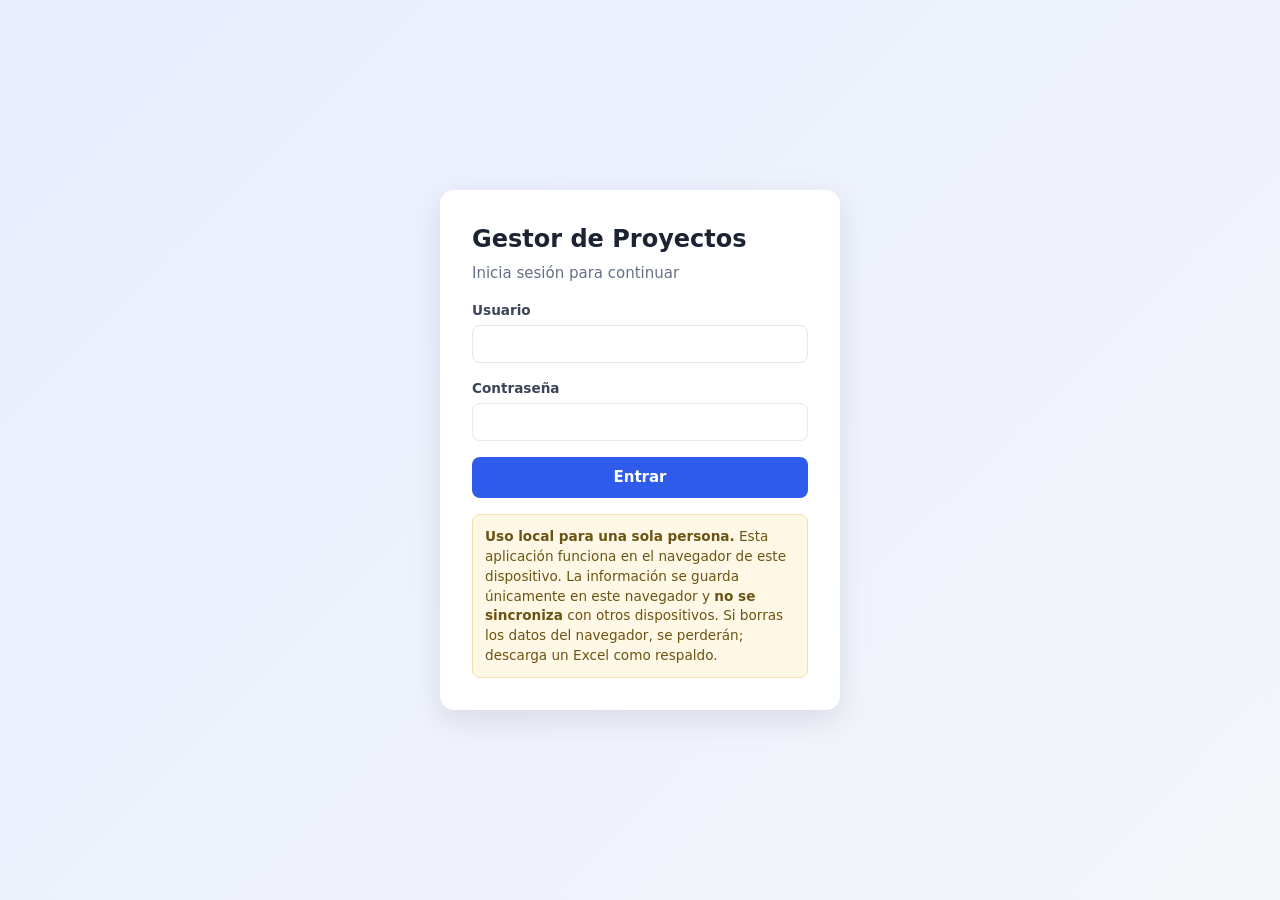
<file: gestor-proyectos/index.html>
<!DOCTYPE html>
<html lang="es">
<head>
  <meta charset="UTF-8">
  <meta name="viewport" content="width=device-width, initial-scale=1">
  <title>Gestor de Proyectos</title>
  <link rel="stylesheet" href="styles.css">
  <!-- SheetJS: única dependencia, para exportar a .xlsx -->
  <script src="https://cdn.sheetjs.com/xlsx-0.20.3/package/dist/xlsx.full.min.js" defer></script>
  <script src="app.js" defer></script>
</head>
<body>

  <!-- ===== Acceso ===== -->
  <section id="login" class="login" hidden>
    <form id="login-form" class="login-card">
      <h1>Gestor de Proyectos</h1>
      <p class="muted">Inicia sesión para continuar</p>

      <label>Usuario
        <input id="login-user" type="text" autocomplete="username" required>
      </label>
      <label>Contraseña
        <input id="login-pass" type="password" autocomplete="current-password" required>
      </label>
      <p id="login-error" class="error" hidden>Usuario o contraseña incorrectos.</p>
      <button type="submit" class="btn btn-primary btn-block">Entrar</button>

      <div class="notice">
        <strong>Uso local para una sola persona.</strong>
        Esta aplicación funciona en el navegador de este dispositivo. La información se guarda
        únicamente en este navegador y <strong>no se sincroniza</strong> con otros dispositivos.
        Si borras los datos del navegador, se perderán; descarga un Excel como respaldo.
      </div>
    </form>
  </section>

  <!-- ===== Aplicación ===== -->
  <div id="app" hidden>
    <header class="topbar">
      <div class="brand">Gestor de Proyectos</div>
      <nav class="tabs" id="tabs">
        <button data-view="resumen" class="tab active">Resumen</button>
        <button data-view="tareas" class="tab">Tareas</button>
        <button data-view="calendario" class="tab">Calendario</button>
        <button data-view="reportes" class="tab">Reportes</button>
      </nav>
      <button id="logout" class="btn btn-ghost">Cerrar sesión</button>
    </header>

    <main class="container">

      <!-- Resumen -->
      <section id="view-resumen" class="view">
        <div class="view-head">
          <h2>Resumen</h2>
          <button class="btn btn-primary" data-action="nueva">+ Nueva tarea</button>
        </div>
        <div class="stats" id="stats"></div>
        <div class="card">
          <div class="progress-label">
            <span>Avance general</span><strong id="pct-label">0%</strong>
          </div>
          <div class="progress"><div id="pct-bar"></div></div>
        </div>
        <div class="card">
          <h3>Por proyecto</h3>
          <div id="by-project"></div>
        </div>
      </section>

      <!-- Tareas -->
      <section id="view-tareas" class="view" hidden>
        <div class="view-head">
          <h2>Tareas</h2>
          <button class="btn btn-primary" data-action="nueva">+ Nueva tarea</button>
        </div>

        <div class="filters card">
          <label>Proyecto <select id="f-proyecto"></select></label>
          <label>Responsable <select id="f-responsable"></select></label>
          <label>Estado
            <select id="f-estado">
              <option value="">Todos</option>
              <option>Pendiente</option>
              <option>En proceso</option>
              <option>Completada</option>
            </select>
          </label>
          <button id="f-limpiar" class="btn btn-ghost">Limpiar filtros</button>
        </div>

        <div class="segmented">
          <button data-mode="tabla" class="seg active">Tabla</button>
          <button data-mode="kanban" class="seg">Kanban</button>
        </div>

        <div id="tabla-wrap" class="card table-wrap">
          <table class="table">
            <thead>
              <tr>
                <th>Proyecto</th><th>Tarea</th><th>Responsable</th><th>Fecha límite</th>
                <th>Prioridad</th><th>Estado</th><th></th>
              </tr>
            </thead>
            <tbody id="tabla-body"></tbody>
          </table>
          <p id="tabla-vacia" class="empty" hidden>No hay tareas con estos filtros.</p>
        </div>

        <div id="kanban" class="kanban" hidden></div>
      </section>

      <!-- Calendario -->
      <section id="view-calendario" class="view" hidden>
        <div class="view-head">
          <h2>Calendario</h2>
          <div class="cal-nav">
            <button id="cal-prev" class="btn btn-ghost" aria-label="Mes anterior">‹</button>
            <strong id="cal-title"></strong>
            <button id="cal-next" class="btn btn-ghost" aria-label="Mes siguiente">›</button>
            <button id="cal-hoy" class="btn btn-ghost">Hoy</button>
          </div>
        </div>
        <div class="card">
          <div class="cal-grid cal-weekdays">
            <div>Lun</div><div>Mar</div><div>Mié</div><div>Jue</div><div>Vie</div><div>Sáb</div><div>Dom</div>
          </div>
          <div class="cal-grid" id="cal-grid"></div>
        </div>
      </section>

      <!-- Reportes -->
      <section id="view-reportes" class="view" hidden>
        <div class="view-head">
          <h2>Reportes</h2>
        </div>
        <div class="card">
          <div class="report-controls">
            <label>Proyecto <select id="r-proyecto"></select></label>
          </div>
          <textarea id="r-texto" class="report-text" rows="16" readonly></textarea>
          <div class="actions">
            <button id="r-copiar" class="btn btn-primary">Copiar reporte</button>
            <button id="r-whatsapp" class="btn btn-whatsapp">Enviar por WhatsApp</button>
            <button id="r-correo" class="btn btn-secondary">Enviar por correo</button>
          </div>
        </div>
        <div class="card">
          <h3>Exportar datos</h3>
          <p class="muted">Descarga todas las tareas registradas (sin aplicar filtros) en un archivo Excel.</p>
          <button id="r-excel" class="btn btn-secondary">Descargar Excel (.xlsx)</button>
        </div>
      </section>
    </main>
  </div>

  <!-- ===== Formulario de tarea ===== -->
  <dialog id="modal" class="modal">
    <form id="task-form" method="dialog">
      <h3 id="modal-title">Nueva tarea</h3>
      <input type="hidden" id="t-id">
      <div class="form-grid">
        <label>Proyecto
          <input id="t-proyecto" list="lista-proyectos" required>
          <datalist id="lista-proyectos"></datalist>
        </label>
        <label>Nombre de la tarea
          <input id="t-nombre" required>
        </label>
        <label>Responsable
          <input id="t-responsable" list="lista-responsables" required>
          <datalist id="lista-responsables"></datalist>
        </label>
        <label>Fecha límite
          <input id="t-fecha" type="date" required>
        </label>
        <label>Prioridad
          <select id="t-prioridad">
            <option>Alta</option><option selected>Media</option><option>Baja</option>
          </select>
        </label>
        <label>Estado
          <select id="t-estado">
            <option>Pendiente</option><option>En proceso</option><option>Completada</option>
          </select>
        </label>
        <label class="full">Notas
          <textarea id="t-notas" rows="3"></textarea>
        </label>
      </div>
      <div class="modal-actions">
        <button type="button" id="t-eliminar" class="btn btn-danger">Eliminar</button>
        <span class="spacer"></span>
        <button type="button" id="t-cancelar" class="btn btn-ghost">Cancelar</button>
        <button type="submit" class="btn btn-primary">Guardar</button>
      </div>
    </form>
  </dialog>

  <div id="toast" class="toast" hidden></div>
</body>
</html>
</file>
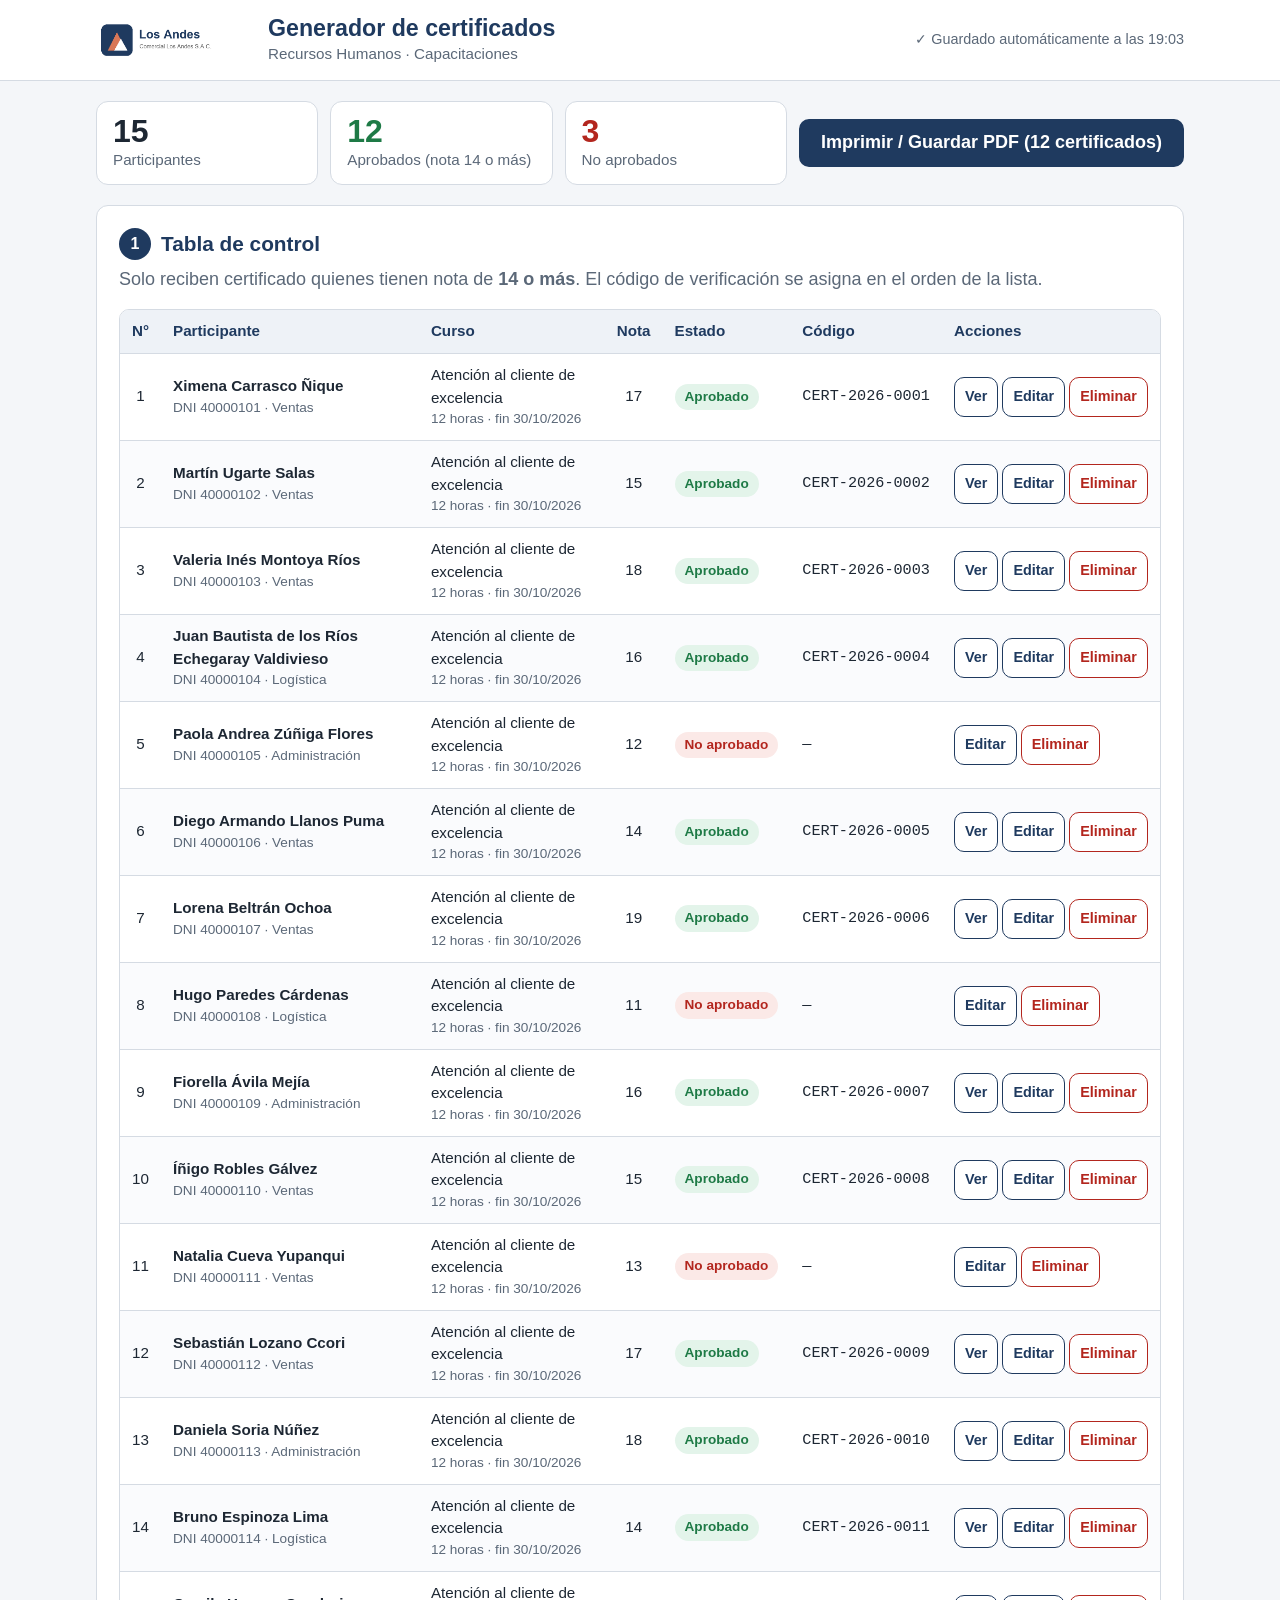
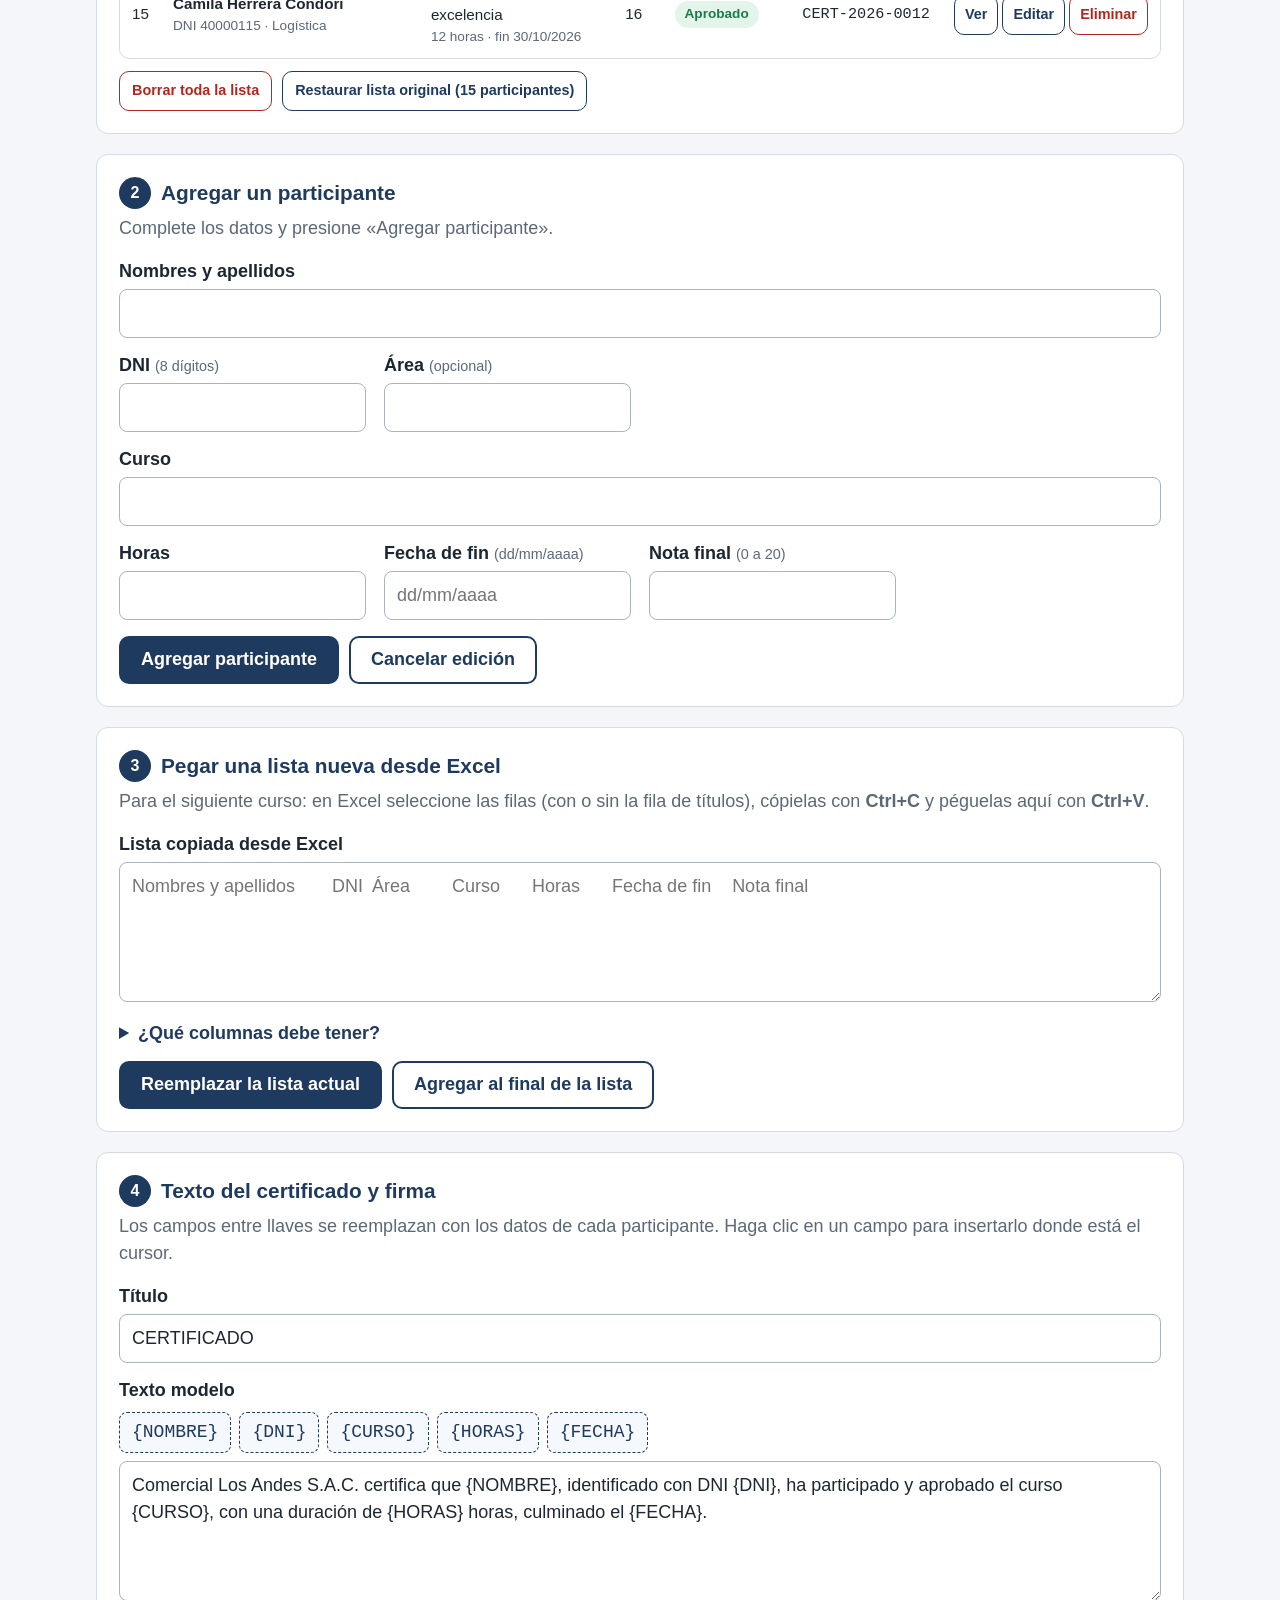
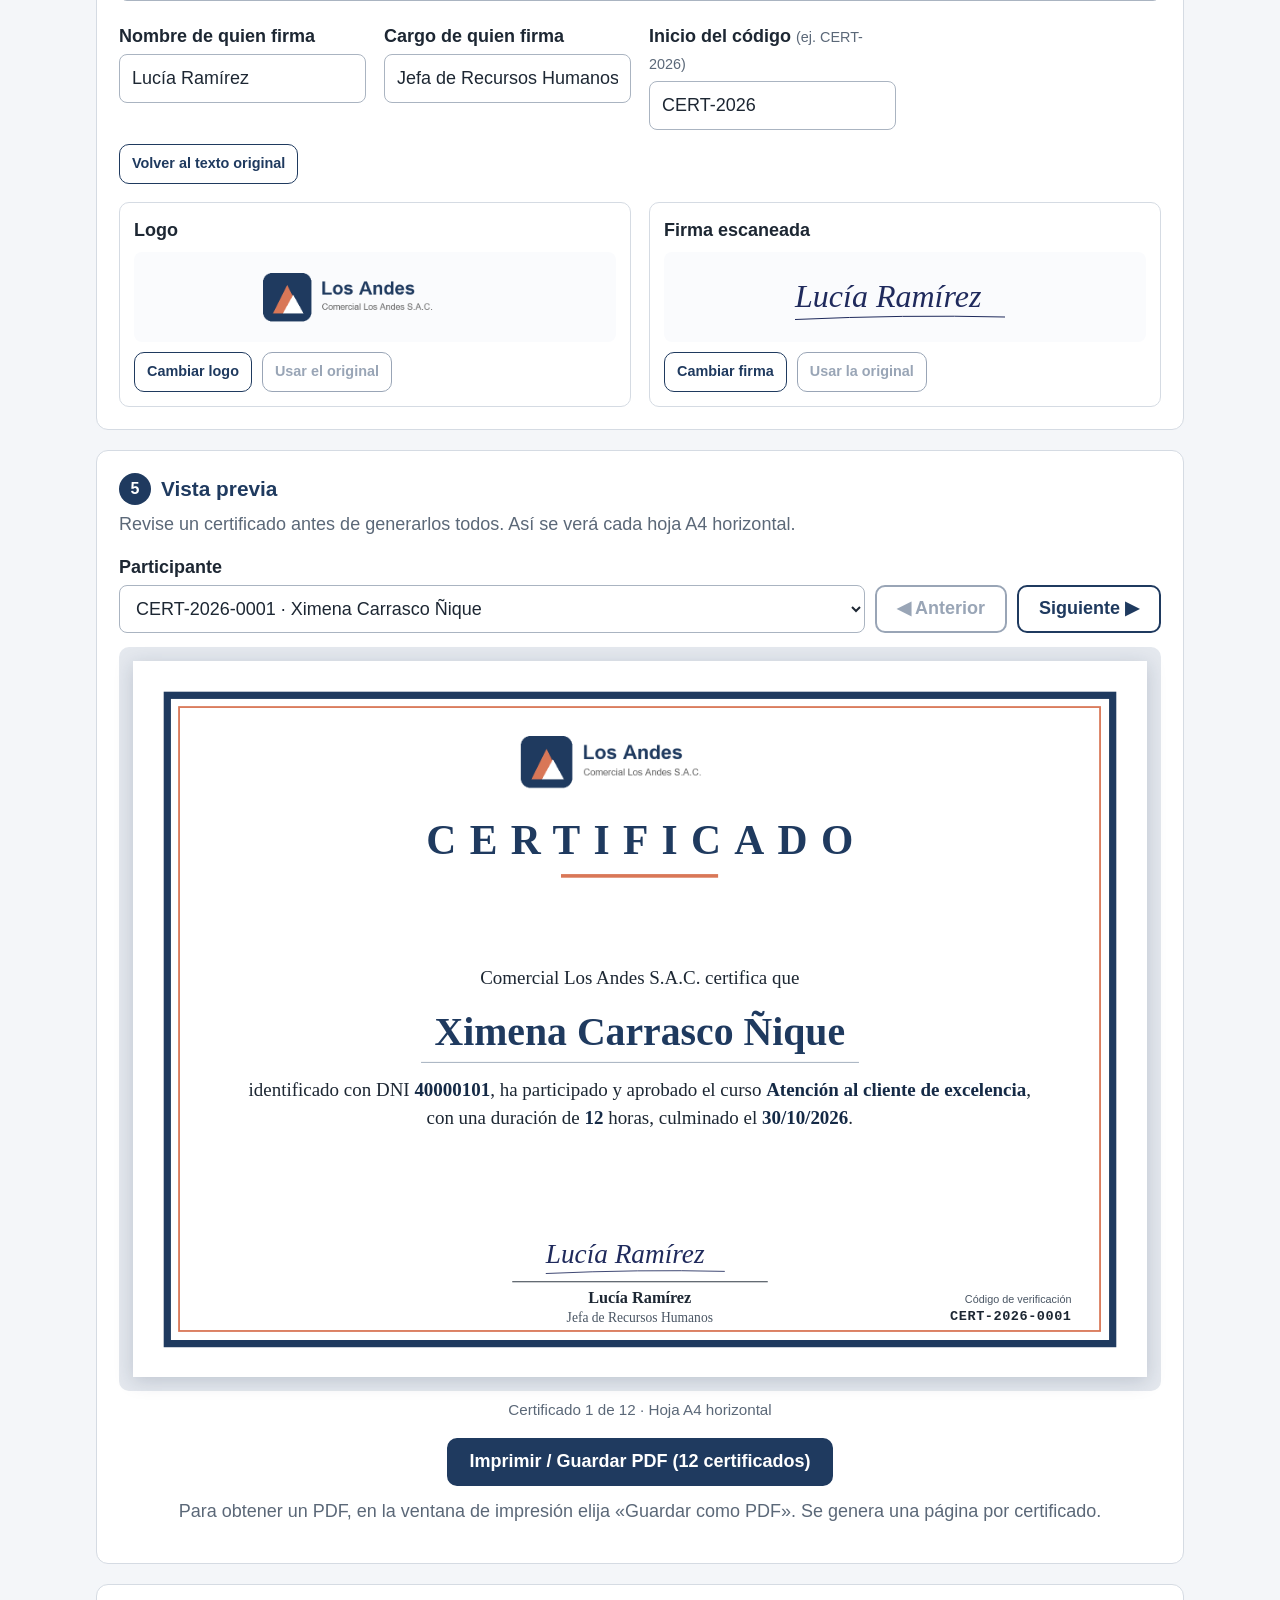
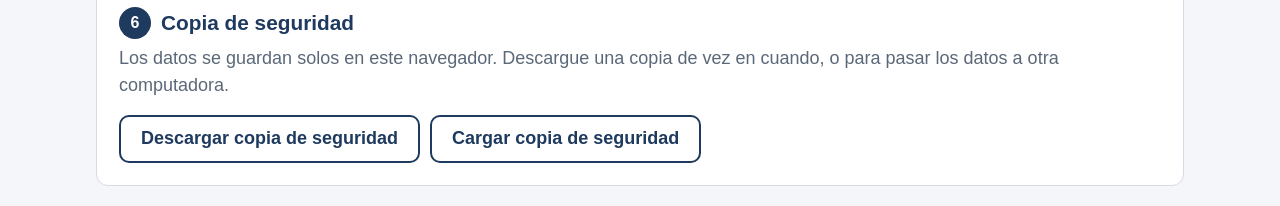
<file: Generador_Certificados.html>
<!DOCTYPE html>
<html lang="es">
<head>
<meta charset="utf-8">
<meta name="viewport" content="width=device-width, initial-scale=1">
<title>Generador de Certificados — Comercial Los Andes (demo)</title>
<style>
  :root {
    --azul: #1f3a5f;
    --azul-osc: #152a46;
    --naranja: #d97757;
    --fondo: #f4f6f9;
    --tarjeta: #ffffff;
    --texto: #1d2733;
    --suave: #5b6878;
    --borde: #d5dbe3;
    --ok: #1e7a46;
    --ok-fondo: #e3f4ea;
    --mal: #b3261e;
    --mal-fondo: #fbe9e7;
    --radio: 12px;
  }
  * { box-sizing: border-box; }
  html { -webkit-text-size-adjust: 100%; }
  body {
    margin: 0;
    background: var(--fondo);
    color: var(--texto);
    font: 18px/1.5 "Segoe UI", Roboto, "Helvetica Neue", Arial, sans-serif;
  }
  button, input, select, textarea { font: inherit; color: inherit; }
  h1, h2, h3 { line-height: 1.25; margin: 0; }
  .contenedor { max-width: 1120px; margin: 0 auto; padding: 0 16px; }

  /* Cabecera */
  .cabecera { background: var(--tarjeta); border-bottom: 1px solid var(--borde); }
  .cabecera .contenedor { display: flex; align-items: center; gap: 16px; padding-top: 14px; padding-bottom: 14px; flex-wrap: wrap; }
  .cabecera img { height: 52px; width: auto; }
  .cabecera h1 { font-size: 1.45rem; color: var(--azul); }
  .cabecera .sub { color: var(--suave); font-size: .95rem; }
  .guardado { margin-left: auto; font-size: .9rem; color: var(--suave); text-align: right; }
  .guardado.error { color: var(--mal); font-weight: 600; }

  /* Resumen */
  .resumen { display: grid; grid-template-columns: repeat(3, 1fr) auto; gap: 12px; margin: 20px 0; align-items: stretch; }
  .dato { background: var(--tarjeta); border: 1px solid var(--borde); border-radius: var(--radio); padding: 12px 16px; }
  .dato .num { font-size: 2rem; font-weight: 700; line-height: 1.1; }
  .dato .etq { color: var(--suave); font-size: .95rem; }
  .dato.ok .num { color: var(--ok); }
  .dato.mal .num { color: var(--mal); }
  .resumen .accion { display: flex; flex-direction: column; justify-content: center; gap: 6px; }

  /* Secciones */
  section.tarjeta { background: var(--tarjeta); border: 1px solid var(--borde); border-radius: var(--radio); padding: 22px; margin-bottom: 20px; }
  section.tarjeta > h2 { font-size: 1.3rem; color: var(--azul); display: flex; align-items: center; gap: 10px; margin-bottom: 6px; }
  .paso { display: inline-grid; place-items: center; width: 32px; height: 32px; border-radius: 50%; background: var(--azul); color: #fff; font-size: 1rem; flex: none; }
  .ayuda { color: var(--suave); margin: 0 0 16px; }

  /* Botones */
  .btn {
    display: inline-flex; align-items: center; justify-content: center; gap: 8px;
    min-height: 48px; padding: 10px 20px; border-radius: 10px; cursor: pointer;
    border: 2px solid var(--azul); background: #fff; color: var(--azul); font-weight: 600;
    text-align: center; line-height: 1.2;
  }
  .btn:hover { background: #eef2f7; }
  .btn:focus-visible, input:focus-visible, select:focus-visible, textarea:focus-visible { outline: 3px solid var(--naranja); outline-offset: 2px; }
  .btn.primario { background: var(--azul); color: #fff; }
  .btn.primario:hover { background: var(--azul-osc); }
  .btn.peligro { border-color: var(--mal); color: var(--mal); }
  .btn.peligro:hover { background: var(--mal-fondo); }
  .btn.peligro.lleno { background: var(--mal); color: #fff; }
  .btn.chico { min-height: 40px; padding: 6px 12px; font-size: .9rem; border-width: 1.5px; }
  .btn:disabled { opacity: .45; cursor: not-allowed; }
  .botones { display: flex; flex-wrap: wrap; gap: 10px; align-items: center; }

  /* Tabla */
  .tabla-envoltura { overflow-x: auto; border: 1px solid var(--borde); border-radius: 10px; }
  table { border-collapse: collapse; width: 100%; font-size: .95rem; }
  th, td { padding: 10px 12px; text-align: left; border-bottom: 1px solid var(--borde); vertical-align: middle; }
  th { background: #eef2f7; color: var(--azul); font-weight: 700; white-space: nowrap; position: sticky; top: 0; }
  tbody tr:last-child td { border-bottom: 0; }
  tbody tr:nth-child(even) { background: #fafbfd; }
  td.num, th.num { text-align: center; }
  td.nombre { min-width: 190px; }
  td.nombre > div:first-child { font-weight: 700; }
  td.curso { min-width: 150px; }
  td.acc .btn { padding: 6px 10px; }
  td .sub { color: var(--suave); font-size: .85rem; }
  td.cod { font-family: Consolas, "Courier New", monospace; white-space: nowrap; }
  td.acc { white-space: nowrap; }
  td.acc .btn + .btn { margin-left: 4px; }
  .estado { display: inline-block; padding: 3px 10px; border-radius: 999px; font-weight: 700; font-size: .85rem; white-space: nowrap; }
  .estado.ok { background: var(--ok-fondo); color: var(--ok); }
  .estado.mal { background: var(--mal-fondo); color: var(--mal); }
  .vacio { padding: 28px; text-align: center; color: var(--suave); }
  .pie-tabla { margin-top: 12px; }

  /* Formularios */
  .rejilla { display: grid; grid-template-columns: repeat(auto-fill, minmax(240px, 1fr)); gap: 14px 18px; }
  .rejilla .ancho { grid-column: 1 / -1; }
  .campo label { display: block; font-weight: 600; margin-bottom: 4px; }
  .campo .nota-campo { font-weight: 400; color: var(--suave); font-size: .9rem; }
  .campo input, .campo select, .campo textarea {
    width: 100%; min-height: 48px; padding: 10px 12px; border: 1.5px solid #aab4c1; border-radius: 8px; background: #fff;
  }
  .campo textarea { min-height: 140px; resize: vertical; line-height: 1.5; }
  .campo.invalido input, .campo.invalido textarea, .campo.invalido select { border-color: var(--mal); background: #fffafa; }
  .error { color: var(--mal); font-size: .92rem; font-weight: 600; margin-top: 4px; }
  .error:empty { display: none; }
  .error ul { margin: 4px 0 0; padding-left: 20px; }
  .aviso { color: #8a5300; font-size: .92rem; margin-top: 4px; }
  .aviso:empty { display: none; }
  .chips { display: flex; flex-wrap: wrap; gap: 8px; margin: 8px 0; }
  .chip { min-height: 40px; padding: 6px 12px; border-radius: 8px; border: 1.5px dashed var(--azul); background: #f5f8fc; color: var(--azul); font-family: Consolas, monospace; cursor: pointer; }
  .chip:hover { background: #e7eef7; }
  .imagenes { display: grid; grid-template-columns: repeat(auto-fit, minmax(260px, 1fr)); gap: 18px; margin-top: 18px; }
  .imagen-caja { border: 1px solid var(--borde); border-radius: 10px; padding: 14px; }
  .imagen-caja .muestra { height: 90px; display: grid; place-items: center; background: #fafbfd; border-radius: 8px; margin: 8px 0 10px; }
  .imagen-caja .muestra img { max-height: 80px; max-width: 100%; }
  input[type=file] { display: none; }
  details.formato { margin-top: 10px; color: var(--suave); }
  details.formato summary { cursor: pointer; color: var(--azul); font-weight: 600; }
  code { background: #eef2f7; padding: 1px 6px; border-radius: 4px; font-size: .92em; }

  /* Vista previa */
  .previa-controles { display: flex; flex-wrap: wrap; gap: 10px; align-items: end; margin-bottom: 14px; }
  .previa-controles .campo { flex: 1 1 280px; }
  .previa-marco { background: #e4e8ee; border-radius: 10px; padding: 14px; }
  .previa-escala { position: relative; overflow: hidden; margin: 0 auto; box-shadow: 0 4px 18px rgba(20,40,70,.18); background: #fff; }
  .previa-escala .cert { position: absolute; left: 0; top: 0; transform-origin: 0 0; }
  .previa-info { color: var(--suave); margin-top: 8px; text-align: center; font-size: .95rem; }

  /* ===== Certificado (tamaño real A4 horizontal) ===== */
  .cert {
    width: 297mm; height: 210mm; background: #fff; color: #1d2733; position: relative; overflow: hidden;
    font-family: Georgia, "Times New Roman", serif;
    -webkit-print-color-adjust: exact; print-color-adjust: exact;
  }
  .cert-borde { position: absolute; inset: 9mm; border: 2.2mm solid var(--azul); }
  .cert-borde::after { content: ""; position: absolute; inset: 2.2mm; border: .6mm solid var(--naranja); }
  .cert-contenido {
    position: absolute; inset: 17mm 22mm 15mm; display: flex; flex-direction: column; align-items: center; text-align: center;
  }
  .cert-logo { height: 25mm; width: auto; max-width: 110mm; object-fit: contain; }
  .cert-titulo { font-size: 46px; letter-spacing: .32em; color: var(--azul); font-weight: 700; margin: 4mm 0 0 .32em; line-height: 1.1; white-space: nowrap; }
  .cert-subrayado { width: 46mm; height: 1mm; background: var(--naranja); margin: 3mm 0 0; }
  .cert-cuerpo { flex: 1 1 auto; min-height: 0; width: 100%; display: flex; flex-direction: column; justify-content: center; align-items: center; padding: 3mm 0; }
  .cert-texto { margin: 0; font-size: 21px; line-height: 1.5; max-width: 232mm; }
  .cert-texto strong { color: var(--azul-osc); }
  .cert-nombre { width: 100%; max-width: 245mm; margin: 4mm 0; text-align: center; white-space: nowrap; }
  .cert-nombre span {
    display: inline-block; font-size: 44px; font-weight: 700; color: var(--azul); line-height: 1.25;
    padding: 0 4mm 1.5mm; border-bottom: .5mm solid #9aa8b8;
  }
  .cert-nombre.envolver { white-space: normal; }
  .cert-pie { width: 100%; display: grid; grid-template-columns: 1fr auto 1fr; align-items: end; gap: 8mm; }
  .cert-firma { text-align: center; min-width: 75mm; }
  .cert-firma img { height: 20mm; width: auto; max-width: 85mm; object-fit: contain; display: block; margin: 0 auto -2mm; }
  .cert-firma .linea { border-top: .4mm solid #1d2733; margin: 0 auto 1.5mm; width: 75mm; }
  .cert-firma .quien { font-size: 18px; font-weight: 700; line-height: 1.3; }
  .cert-firma .cargo { font-size: 15px; color: #4a5664; line-height: 1.3; }
  .cert-codigo { text-align: right; font-family: "Segoe UI", Arial, sans-serif; font-size: 12px; color: #4a5664; line-height: 1.4; }
  .cert-codigo b { display: block; font-family: Consolas, "Courier New", monospace; font-size: 15px; color: #1d2733; letter-spacing: .04em; }

  /* Área de impresión: fuera de pantalla, pero con medidas reales */
  #areaImpresion { position: fixed; left: -40000px; top: 0; }

  /* Diálogo de confirmación y avisos */
  .velo { position: fixed; inset: 0; background: rgba(15,25,40,.55); display: none; align-items: center; justify-content: center; padding: 16px; z-index: 50; }
  .velo.abierto { display: flex; }
  .dialogo { background: #fff; border-radius: 14px; max-width: 520px; width: 100%; padding: 24px; box-shadow: 0 10px 40px rgba(0,0,0,.3); }
  .dialogo h3 { font-size: 1.25rem; color: var(--azul); margin-bottom: 10px; }
  .dialogo p { margin: 0 0 20px; white-space: pre-line; }
  .dialogo .botones { justify-content: flex-end; }
  .toast { position: fixed; left: 50%; bottom: 20px; transform: translateX(-50%); background: var(--azul-osc); color: #fff; padding: 12px 20px; border-radius: 10px; font-weight: 600; z-index: 60; max-width: calc(100% - 32px); box-shadow: 0 6px 20px rgba(0,0,0,.25); display: none; }
  .toast.visible { display: block; }

  @media (max-width: 760px) {
    body { font-size: 17px; }
    .resumen { grid-template-columns: repeat(3, 1fr); }
    .resumen .accion { grid-column: 1 / -1; }
    .dato { padding: 10px; }
    .dato .num { font-size: 1.6rem; }
    .dato .etq { font-size: .85rem; }
    section.tarjeta { padding: 16px; }
    .cabecera img { height: 42px; }
    .guardado { margin-left: 0; text-align: left; width: 100%; }
    .botones .btn { flex: 1 1 auto; }
    .previa-marco { padding: 8px; }

    /* Tabla de control como tarjetas en el celular */
    .tabla-envoltura { border: 0; overflow: visible; }
    table thead { display: none; }
    table, tbody { display: block; }
    tbody tr { display: grid; grid-template-columns: auto 1fr; gap: 4px 10px; border: 1px solid var(--borde); border-radius: 10px; padding: 12px; margin-bottom: 10px; background: #fff !important; }
    tbody td { border: 0; padding: 0; text-align: left !important; }
    td.n { grid-row: 1; color: var(--suave); font-weight: 700; }
    td.nombre, td.curso { min-width: 0; }
    td[data-etq] { grid-column: 1 / -1; display: flex; gap: 8px; align-items: baseline; }
    td.curso { display: block; }
    td[data-etq]::before { content: attr(data-etq) ":"; color: var(--suave); font-family: "Segoe UI", Roboto, Arial, sans-serif; font-size: .9rem; min-width: 64px; }
    td.curso::before { display: none; }
    td.acc { grid-column: 1 / -1; display: flex; flex-wrap: wrap; gap: 6px; margin-top: 6px; }
    td.acc .btn { flex: 1 1 0; }
    td.acc .btn + .btn { margin-left: 0; }
    td.vacio { grid-column: 1 / -1; }
  }

  @page { size: A4 landscape; margin: 0; }
  @media print {
    html, body { background: #fff; margin: 0; padding: 0; }
    .app, .velo, .toast { display: none !important; }
    #areaImpresion { position: static; left: auto; }
    #areaImpresion .cert { break-after: page; page-break-after: always; height: 209.5mm; }
    #areaImpresion .cert:last-child { break-after: auto; page-break-after: auto; }
  }
</style>
</head>
<body>
<div class="app">
  <header class="cabecera">
    <div class="contenedor">
      <img id="logoCabecera" alt="Logo Comercial Los Andes">
      <div>
        <h1>Generador de certificados</h1>
        <div class="sub">Recursos Humanos · Capacitaciones</div>
      </div>
      <div class="guardado" id="estadoGuardado" role="status" aria-live="polite"></div>
    </div>
  </header>

  <main class="contenedor">
    <div class="resumen">
      <div class="dato"><div class="num" id="resTotal">0</div><div class="etq">Participantes</div></div>
      <div class="dato ok"><div class="num" id="resAprob">0</div><div class="etq">Aprobados (nota 14 o más)</div></div>
      <div class="dato mal"><div class="num" id="resDesap">0</div><div class="etq">No aprobados</div></div>
      <div class="accion">
        <button class="btn primario" type="button" data-imprimir>Imprimir / Guardar PDF</button>
        <div class="error" data-error-imprimir></div>
      </div>
    </div>

    <!-- 1. Tabla de control -->
    <section class="tarjeta" id="secTabla">
      <h2><span class="paso">1</span> Tabla de control</h2>
      <p class="ayuda">Solo reciben certificado quienes tienen nota de <b>14 o más</b>. El código de verificación se asigna en el orden de la lista.</p>
      <div class="tabla-envoltura">
        <table>
          <thead>
            <tr>
              <th class="num">N°</th><th>Participante</th><th>Curso</th>
              <th class="num">Nota</th><th>Estado</th><th>Código</th><th>Acciones</th>
            </tr>
          </thead>
          <tbody id="cuerpoTabla"></tbody>
        </table>
      </div>
      <div class="botones pie-tabla">
        <button class="btn peligro chico" type="button" id="btnVaciar">Borrar toda la lista</button>
        <button class="btn chico" type="button" id="btnRestaurar">Restaurar lista original (15 participantes)</button>
      </div>
    </section>

    <!-- 2. Agregar / editar -->
    <section class="tarjeta" id="secForm">
      <h2><span class="paso">2</span> <span id="tituloForm">Agregar un participante</span></h2>
      <p class="ayuda" id="ayudaForm">Complete los datos y presione «Agregar participante».</p>
      <form id="formPart" novalidate>
        <div class="rejilla">
          <div class="campo ancho" data-campo="nombre">
            <label for="fNombre">Nombres y apellidos</label>
            <input id="fNombre" autocomplete="off">
            <div class="error"></div>
          </div>
          <div class="campo" data-campo="dni">
            <label for="fDni">DNI <span class="nota-campo">(8 dígitos)</span></label>
            <input id="fDni" inputmode="numeric" maxlength="8" autocomplete="off">
            <div class="error"></div>
          </div>
          <div class="campo" data-campo="area">
            <label for="fArea">Área <span class="nota-campo">(opcional)</span></label>
            <input id="fArea" autocomplete="off">
            <div class="error"></div>
          </div>
          <div class="campo ancho" data-campo="curso">
            <label for="fCurso">Curso</label>
            <input id="fCurso" autocomplete="off">
            <div class="error"></div>
          </div>
          <div class="campo" data-campo="horas">
            <label for="fHoras">Horas</label>
            <input id="fHoras" inputmode="decimal" autocomplete="off">
            <div class="error"></div>
          </div>
          <div class="campo" data-campo="fecha">
            <label for="fFecha">Fecha de fin <span class="nota-campo">(dd/mm/aaaa)</span></label>
            <input id="fFecha" placeholder="dd/mm/aaaa" inputmode="numeric" maxlength="10" autocomplete="off">
            <div class="error"></div>
          </div>
          <div class="campo" data-campo="nota">
            <label for="fNota">Nota final <span class="nota-campo">(0 a 20)</span></label>
            <input id="fNota" inputmode="decimal" autocomplete="off">
            <div class="error"></div>
          </div>
        </div>
        <div class="botones" style="margin-top:16px">
          <button class="btn primario" type="submit" id="btnGuardarPart">Agregar participante</button>
          <button class="btn" type="button" id="btnCancelarEd" hidden>Cancelar edición</button>
        </div>
      </form>
    </section>

    <!-- 3. Pegar lista -->
    <section class="tarjeta" id="secPegar">
      <h2><span class="paso">3</span> Pegar una lista nueva desde Excel</h2>
      <p class="ayuda">Para el siguiente curso: en Excel seleccione las filas (con o sin la fila de títulos), cópielas con <b>Ctrl+C</b> y péguelas aquí con <b>Ctrl+V</b>.</p>
      <div class="campo" data-campo="pegado">
        <label for="txtPegar">Lista copiada desde Excel</label>
        <textarea id="txtPegar" spellcheck="false" placeholder="Nombres y apellidos	DNI	Área	Curso	Horas	Fecha de fin	Nota final"></textarea>
        <div class="error" id="errPegar"></div>
      </div>
      <details class="formato">
        <summary>¿Qué columnas debe tener?</summary>
        <p>En este orden: <b>Nombres y apellidos · DNI · Área · Curso · Horas · Fecha de fin · Nota final</b>. Si copia también la fila de títulos, las columnas pueden estar en cualquier orden. Las fechas pueden venir como <code>30/10/2026</code>.</p>
      </details>
      <div class="botones" style="margin-top:14px">
        <button class="btn primario" type="button" id="btnReemplazar">Reemplazar la lista actual</button>
        <button class="btn" type="button" id="btnAgregarLista">Agregar al final de la lista</button>
      </div>
    </section>

    <!-- 4. Texto modelo -->
    <section class="tarjeta" id="secTexto">
      <h2><span class="paso">4</span> Texto del certificado y firma</h2>
      <p class="ayuda">Los campos entre llaves se reemplazan con los datos de cada participante. Haga clic en un campo para insertarlo donde está el cursor.</p>
      <div class="rejilla">
        <div class="campo ancho" data-campo="titulo">
          <label for="tTitulo">Título</label>
          <input id="tTitulo" autocomplete="off">
          <div class="error"></div>
        </div>
        <div class="campo ancho" data-campo="texto">
          <label for="tTexto">Texto modelo</label>
          <div class="chips" id="chips"></div>
          <textarea id="tTexto" spellcheck="true"></textarea>
          <div class="error"></div>
          <div class="aviso" id="avisoTexto"></div>
        </div>
        <div class="campo" data-campo="firmante">
          <label for="tFirmante">Nombre de quien firma</label>
          <input id="tFirmante" autocomplete="off">
          <div class="error"></div>
        </div>
        <div class="campo" data-campo="cargo">
          <label for="tCargo">Cargo de quien firma</label>
          <input id="tCargo" autocomplete="off">
          <div class="error"></div>
        </div>
        <div class="campo" data-campo="prefijo">
          <label for="tPrefijo">Inicio del código <span class="nota-campo">(ej. CERT-2026)</span></label>
          <input id="tPrefijo" autocomplete="off">
          <div class="error"></div>
        </div>
      </div>
      <div class="botones" style="margin-top:14px">
        <button class="btn chico" type="button" id="btnTextoOriginal">Volver al texto original</button>
      </div>
      <div class="imagenes">
        <div class="imagen-caja">
          <b>Logo</b>
          <div class="muestra"><img id="muestraLogo" alt="Logo actual"></div>
          <div class="botones">
            <label class="btn chico" for="archLogo">Cambiar logo</label>
            <button class="btn chico" type="button" id="btnLogoOrig">Usar el original</button>
          </div>
          <input type="file" id="archLogo" accept="image/png,image/jpeg,image/webp">
          <div class="error" id="errLogo"></div>
        </div>
        <div class="imagen-caja">
          <b>Firma escaneada</b>
          <div class="muestra"><img id="muestraFirma" alt="Firma actual"></div>
          <div class="botones">
            <label class="btn chico" for="archFirma">Cambiar firma</label>
            <button class="btn chico" type="button" id="btnFirmaOrig">Usar la original</button>
          </div>
          <input type="file" id="archFirma" accept="image/png,image/jpeg,image/webp">
          <div class="error" id="errFirma"></div>
        </div>
      </div>
    </section>

    <!-- 5. Vista previa -->
    <section class="tarjeta" id="secPrevia">
      <h2><span class="paso">5</span> Vista previa</h2>
      <p class="ayuda">Revise un certificado antes de generarlos todos. Así se verá cada hoja A4 horizontal.</p>
      <div class="previa-controles">
        <div class="campo">
          <label for="selPrevia">Participante</label>
          <select id="selPrevia"></select>
        </div>
        <div class="botones">
          <button class="btn" type="button" id="btnAnt" aria-label="Certificado anterior">◀ Anterior</button>
          <button class="btn" type="button" id="btnSig" aria-label="Certificado siguiente">Siguiente ▶</button>
        </div>
      </div>
      <div class="previa-marco"><div class="previa-escala" id="previaEscala"></div></div>
      <div class="previa-info" id="previaInfo"></div>
      <div class="botones" style="margin-top:16px; justify-content:center">
        <button class="btn primario" type="button" data-imprimir>Imprimir / Guardar PDF</button>
      </div>
      <div class="error" data-error-imprimir style="text-align:center"></div>
      <p class="ayuda" style="margin-top:12px; text-align:center">Para obtener un PDF, en la ventana de impresión elija «Guardar como PDF». Se genera una página por certificado.</p>
    </section>

    <!-- 6. Copia de seguridad -->
    <section class="tarjeta" id="secCopia">
      <h2><span class="paso">6</span> Copia de seguridad</h2>
      <p class="ayuda">Los datos se guardan solos en este navegador. Descargue una copia de vez en cuando, o para pasar los datos a otra computadora.</p>
      <div class="botones">
        <button class="btn" type="button" id="btnDescargar">Descargar copia de seguridad</button>
        <label class="btn" for="archCopia">Cargar copia de seguridad</label>
        <input type="file" id="archCopia" accept=".json,application/json">
      </div>
      <div class="error" id="errCopia"></div>
    </section>
  </main>
</div>

<div id="areaImpresion" aria-hidden="true"></div>

<div class="velo" id="velo" role="dialog" aria-modal="true" aria-labelledby="dlgTitulo">
  <div class="dialogo">
    <h3 id="dlgTitulo">Confirmar</h3>
    <p id="dlgTexto"></p>
    <div class="botones">
      <button class="btn" type="button" id="dlgNo">Cancelar</button>
      <button class="btn peligro lleno" type="button" id="dlgSi">Sí, continuar</button>
    </div>
  </div>
</div>
<div class="toast" id="toast" role="status" aria-live="polite"></div>

<script>
(function () {
  "use strict";

  /* ===== Datos incluidos ===== */
  var LOGO_ORIGINAL = "[data-uri]";
  var FIRMA_ORIGINAL = "data:image/svg+xml,%3Csvg%20xmlns%3D%27http%3A//www.w3.org/2000/svg%27%20width%3D%27500%27%20height%3D%27160%27%3E%3Ctext%20x%3D%2730%27%20y%3D%27100%27%20font-family%3D%27Brush%20Script%20MT%2C%20Segoe%20Script%2C%20cursive%27%20font-style%3D%27italic%27%20font-size%3D%2764%27%20fill%3D%27%231f2a5c%27%3ELuc%C3%ADa%20Ram%C3%ADrez%3C/text%3E%3Cpath%20d%3D%27M30%20125%20Q250%20115%20450%20120%27%20stroke%3D%27%231f2a5c%27%20stroke-width%3D%272%27%20fill%3D%27none%27/%3E%3C/svg%3E";
  var NOTA_MINIMA = 14;
  var CAMPOS = ["NOMBRE", "DNI", "CURSO", "HORAS", "FECHA"];
  var CLAVE = "generadorCertificadosLosAndes.v1";
  var CURSO1 = "Atención al cliente de excelencia";

  var LISTA_ORIGINAL = [
    ["Ximena Carrasco Ñique", "40000101", "Ventas", 17],
    ["Martín Ugarte Salas", "40000102", "Ventas", 15],
    ["Valeria Inés Montoya Ríos", "40000103", "Ventas", 18],
    ["Juan Bautista de los Ríos Echegaray Valdivieso", "40000104", "Logística", 16],
    ["Paola Andrea Zúñiga Flores", "40000105", "Administración", 12],
    ["Diego Armando Llanos Puma", "40000106", "Ventas", 14],
    ["Lorena Beltrán Ochoa", "40000107", "Ventas", 19],
    ["Hugo Paredes Cárdenas", "40000108", "Logística", 11],
    ["Fiorella Ávila Mejía", "40000109", "Administración", 16],
    ["Íñigo Robles Gálvez", "40000110", "Ventas", 15],
    ["Natalia Cueva Yupanqui", "40000111", "Ventas", 13],
    ["Sebastián Lozano Ccori", "40000112", "Ventas", 17],
    ["Daniela Soria Núñez", "40000113", "Administración", 18],
    ["Bruno Espinoza Lima", "40000114", "Logística", 14],
    ["Camila Herrera Condori", "40000115", "Logística", 16]
  ].map(function (r) {
    return { nombre: r[0], dni: r[1], area: r[2], curso: CURSO1, horas: 12, fecha: "2026-10-30", nota: r[3] };
  });

  var PLANTILLA_ORIGINAL = {
    titulo: "CERTIFICADO",
    texto: "Comercial Los Andes S.A.C. certifica que {NOMBRE}, identificado con DNI {DNI}, ha participado y aprobado el curso {CURSO}, con una duración de {HORAS} horas, culminado el {FECHA}.",
    firmante: "Lucía Ramírez",
    cargo: "Jefa de Recursos Humanos",
    prefijo: "CERT-2026"
  };

  function copia(o) { return JSON.parse(JSON.stringify(o)); }
  function estadoInicial() {
    return { participantes: copia(LISTA_ORIGINAL), plantilla: copia(PLANTILLA_ORIGINAL), logo: null, firma: null };
  }

  var estado = estadoInicial();
  var edicion = -1;      // índice del participante en edición (-1 = agregando)
  var previaIdx = -1;    // índice (en la lista completa) del participante en vista previa

  var $ = function (id) { return document.getElementById(id); };

  /* ===== Utilidades de formato ===== */
  function dosDig(n) { return (n < 10 ? "0" : "") + n; }
  function fechaTexto(iso) {
    var m = /^(\d{4})-(\d{2})-(\d{2})$/.exec(iso || "");
    return m ? m[3] + "/" + m[2] + "/" + m[1] : "";
  }
  function hoyTexto() { var d = new Date(); return dosDig(d.getDate()) + "-" + dosDig(d.getMonth() + 1) + "-" + d.getFullYear(); }
  function numeroTexto(n) {
    if (typeof n !== "number" || !isFinite(n)) return "";
    return Number.isInteger(n) ? String(n) : n.toLocaleString("es-PE", { maximumFractionDigits: 2 });
  }
  function normalizar(s) {
    return String(s || "").normalize("NFD").replace(/[̀-ͯ]/g, "").toLowerCase().trim();
  }
  function limpiarNombre(s) { return String(s == null ? "" : s).normalize("NFC").replace(/\s+/g, " ").trim(); }

  // Acepta dd/mm/aaaa (también con - o .), aaaa-mm-dd y número de serie de Excel.
  function leerFecha(valor) {
    var s = String(valor == null ? "" : valor).trim();
    var d, m, a, r;
    if ((r = /^(\d{1,2})[\/\-.](\d{1,2})[\/\-.](\d{4})$/.exec(s))) { d = +r[1]; m = +r[2]; a = +r[3]; }
    else if ((r = /^(\d{4})-(\d{1,2})-(\d{1,2})(?:[ T].*)?$/.exec(s))) { a = +r[1]; m = +r[2]; d = +r[3]; }
    else if (/^\d{5}$/.test(s)) {
      var f = new Date(Date.UTC(1899, 11, 30) + (+s) * 86400000);
      a = f.getUTCFullYear(); m = f.getUTCMonth() + 1; d = f.getUTCDate();
    } else return null;
    if (a < 1990 || a > 2100 || m < 1 || m > 12 || d < 1) return null;
    var fin = new Date(a, m, 0).getDate();
    if (d > fin) return null;
    return a + "-" + dosDig(m) + "-" + dosDig(d);
  }
  function leerNumero(valor) {
    var s = String(valor == null ? "" : valor).trim().replace(",", ".");
    if (!/^\d+(\.\d+)?$/.test(s)) return null;
    return Number(s);
  }

  /* ===== Reglas ===== */
  function aprobado(p) { return p.nota >= NOTA_MINIMA; }
  function codigos() {
    var res = [], n = 0, pref = (estado.plantilla.prefijo || "").trim();
    estado.participantes.forEach(function (p, i) {
      res[i] = aprobado(p) ? pref + "-" + String(++n).padStart(4, "0") : null;
    });
    return res;
  }

  // Valida los datos crudos de un participante. Devuelve {datos, errores:{campo:mensaje}}.
  function validarParticipante(c) {
    var e = {}, datos = {};
    datos.nombre = limpiarNombre(c.nombre);
    if (!datos.nombre) e.nombre = "Escriba los nombres y apellidos.";
    else if (datos.nombre.length < 3) e.nombre = "El nombre es demasiado corto.";
    else if (/\d/.test(datos.nombre)) e.nombre = "El nombre no debe tener números. ¿Se cambió de columna con el DNI?";

    datos.dni = String(c.dni == null ? "" : c.dni).trim();
    if (!datos.dni) e.dni = "Escriba el DNI.";
    else if (!/^\d{8}$/.test(datos.dni))
      e.dni = /^\d{1,7}$/.test(datos.dni)
        ? "El DNI debe tener 8 dígitos (tiene " + datos.dni.length + "). Si Excel quitó el cero inicial, agréguelo."
        : "El DNI debe tener exactamente 8 números, sin letras ni espacios.";

    datos.area = limpiarNombre(c.area);
    datos.curso = limpiarNombre(c.curso);
    if (!datos.curso) e.curso = "Escriba el nombre del curso.";

    datos.horas = leerNumero(c.horas);
    if (String(c.horas == null ? "" : c.horas).trim() === "") e.horas = "Escriba la cantidad de horas.";
    else if (datos.horas === null || datos.horas <= 0 || datos.horas > 1000) e.horas = "Las horas deben ser un número mayor que 0 (ej. 12).";

    datos.fecha = leerFecha(c.fecha);
    if (String(c.fecha == null ? "" : c.fecha).trim() === "") e.fecha = "Escriba la fecha de fin.";
    else if (!datos.fecha) e.fecha = "Fecha no válida. Use el formato dd/mm/aaaa, por ejemplo 30/10/2026.";

    datos.nota = leerNumero(c.nota);
    if (String(c.nota == null ? "" : c.nota).trim() === "") e.nota = "Escriba la nota final.";
    else if (datos.nota === null || datos.nota < 0 || datos.nota > 20) e.nota = "La nota debe ser un número entre 0 y 20.";

    return { datos: datos, errores: e };
  }

  function validarPlantilla(t) {
    var e = {}, avisos = [];
    if (!t.titulo.trim()) e.titulo = "Escriba el título del certificado (ej. CERTIFICADO).";
    if (!t.texto.trim()) e.texto = "El texto del certificado no puede quedar vacío.";
    else {
      var malos = [];
      (t.texto.match(/\{[^{}]*\}/g) || []).forEach(function (m) {
        if (CAMPOS.indexOf(m.slice(1, -1)) < 0 && malos.indexOf(m) < 0) malos.push(m);
      });
      if (malos.length) e.texto = "Campo no reconocido: " + malos.join(", ") + ". Use solo {NOMBRE}, {DNI}, {CURSO}, {HORAS} o {FECHA}, en mayúsculas.";
      else if (/[{}]/.test(t.texto.replace(/\{(NOMBRE|DNI|CURSO|HORAS|FECHA)\}/g, "")))
        e.texto = "Hay una llave { o } sin cerrar. Revise que cada campo esté escrito así: {NOMBRE}.";
      if (t.texto.indexOf("{NOMBRE}") < 0) avisos.push("El texto no incluye {NOMBRE}. El nombre se mostrará igual, en grande, debajo del texto.");
    }
    if (!t.firmante.trim()) e.firmante = "Escriba el nombre de quien firma.";
    if (!t.cargo.trim()) e.cargo = "Escriba el cargo de quien firma.";
    if (!t.prefijo.trim()) e.prefijo = "Escriba el inicio del código (ej. CERT-2026).";
    else if (!/^[A-Za-z0-9][A-Za-z0-9\-]*$/.test(t.prefijo.trim())) e.prefijo = "Use solo letras sin tilde, números y guiones (ej. CERT-2026).";
    return { errores: e, avisos: avisos };
  }

  /* ===== Guardado en el navegador ===== */
  function guardar() {
    var el = $("estadoGuardado");
    try {
      localStorage.setItem(CLAVE, JSON.stringify(estado));
      var d = new Date();
      el.textContent = "✓ Guardado automáticamente a las " + dosDig(d.getHours()) + ":" + dosDig(d.getMinutes());
      el.classList.remove("error");
    } catch (err) {
      el.textContent = "⚠ No se pudo guardar en este navegador. Use «Descargar copia de seguridad».";
      el.classList.add("error");
    }
  }
  function cargarGuardado() {
    try {
      var s = localStorage.getItem(CLAVE);
      if (!s) return;
      var d = JSON.parse(s);
      if (estadoValido(d) === true) estado = completar(d);
    } catch (err) { /* se usan los datos incluidos */ }
  }
  function completar(d) {
    var t = d.plantilla || {};
    return {
      participantes: d.participantes,
      plantilla: {
        titulo: typeof t.titulo === "string" ? t.titulo : PLANTILLA_ORIGINAL.titulo,
        texto: typeof t.texto === "string" ? t.texto : PLANTILLA_ORIGINAL.texto,
        firmante: typeof t.firmante === "string" ? t.firmante : PLANTILLA_ORIGINAL.firmante,
        cargo: typeof t.cargo === "string" ? t.cargo : PLANTILLA_ORIGINAL.cargo,
        prefijo: typeof t.prefijo === "string" ? t.prefijo : PLANTILLA_ORIGINAL.prefijo
      },
      logo: typeof d.logo === "string" && d.logo.indexOf("data:image/") === 0 ? d.logo : null,
      firma: typeof d.firma === "string" && d.firma.indexOf("data:image/") === 0 ? d.firma : null
    };
  }
  // Devuelve true o un mensaje de error.
  function estadoValido(d) {
    if (!d || typeof d !== "object" || !Array.isArray(d.participantes)) return "El archivo no contiene una lista de participantes.";
    for (var i = 0; i < d.participantes.length; i++) {
      var p = d.participantes[i] || {};
      var v = validarParticipante({ nombre: p.nombre, dni: p.dni, area: p.area, curso: p.curso, horas: p.horas, fecha: fechaTexto(p.fecha) || p.fecha, nota: p.nota });
      var k = Object.keys(v.errores);
      if (k.length) return "El participante N° " + (i + 1) + " tiene datos incorrectos: " + v.errores[k[0]];
      d.participantes[i] = v.datos;
    }
    return true;
  }

  /* ===== Diálogo de confirmación y avisos ===== */
  var resolverDlg = null, focoAnterior = null;
  function confirmar(titulo, texto, botonSi) {
    $("dlgTitulo").textContent = titulo;
    $("dlgTexto").textContent = texto;
    $("dlgSi").textContent = botonSi || "Sí, continuar";
    focoAnterior = document.activeElement;
    $("velo").classList.add("abierto");
    $("dlgNo").focus();
    return new Promise(function (res) { resolverDlg = res; });
  }
  function cerrarDlg(valor) {
    $("velo").classList.remove("abierto");
    if (focoAnterior && focoAnterior.focus) focoAnterior.focus();
    var r = resolverDlg; resolverDlg = null;
    if (r) r(valor);
  }
  $("dlgSi").addEventListener("click", function () { cerrarDlg(true); });
  $("dlgNo").addEventListener("click", function () { cerrarDlg(false); });
  $("velo").addEventListener("click", function (e) { if (e.target === this) cerrarDlg(false); });
  document.addEventListener("keydown", function (e) { if (e.key === "Escape" && resolverDlg) cerrarDlg(false); });

  var toastTimer;
  function aviso(msg) {
    var t = $("toast");
    t.textContent = msg; t.classList.add("visible");
    clearTimeout(toastTimer);
    toastTimer = setTimeout(function () { t.classList.remove("visible"); }, 3200);
  }

  /* ===== Certificado ===== */
  function valorCampo(campo, p) {
    switch (campo) {
      case "NOMBRE": return p.nombre;
      case "DNI": return p.dni;
      case "CURSO": return p.curso;
      case "HORAS": return numeroTexto(p.horas);
      case "FECHA": return fechaTexto(p.fecha);
    }
    return "";
  }
  function llenarTexto(el, texto, p) {
    texto.split(/(\{(?:NOMBRE|DNI|CURSO|HORAS|FECHA)\})/).forEach(function (parte) {
      var m = /^\{(\w+)\}$/.exec(parte);
      if (m) { var b = document.createElement("strong"); b.textContent = valorCampo(m[1], p); el.appendChild(b); }
      else if (parte) el.appendChild(document.createTextNode(parte));
    });
  }
  function crearCertificado(p, codigo) {
    var t = estado.plantilla;
    var c = document.createElement("div");
    c.className = "cert";
    c.innerHTML =
      '<div class="cert-borde"></div>' +
      '<div class="cert-contenido">' +
        '<img class="cert-logo" alt="">' +
        '<div class="cert-titulo"></div>' +
        '<div class="cert-subrayado"></div>' +
        '<div class="cert-cuerpo">' +
          '<p class="cert-texto cert-antes"></p>' +
          '<div class="cert-nombre"><span></span></div>' +
          '<p class="cert-texto cert-despues"></p>' +
        '</div>' +
        '<div class="cert-pie">' +
          '<div></div>' +
          '<div class="cert-firma"><img alt=""><div class="linea"></div><div class="quien"></div><div class="cargo"></div></div>' +
          '<div class="cert-codigo">Código de verificación<b></b></div>' +
        '</div>' +
      '</div>';
    c.querySelector(".cert-logo").src = estado.logo || LOGO_ORIGINAL;
    c.querySelector(".cert-firma img").src = estado.firma || FIRMA_ORIGINAL;
    c.querySelector(".cert-titulo").textContent = t.titulo.trim();
    c.querySelector(".quien").textContent = t.firmante.trim();
    c.querySelector(".cargo").textContent = t.cargo.trim();
    c.querySelector(".cert-codigo b").textContent = codigo;
    c.querySelector(".cert-nombre span").textContent = p.nombre;

    // El nombre va destacado en su propia línea, en el lugar donde está {NOMBRE}.
    var texto = t.texto.trim(), pos = texto.indexOf("{NOMBRE}");
    var antes = pos >= 0 ? texto.slice(0, pos).trim() : texto;
    var despues = pos >= 0 ? texto.slice(pos + 8).replace(/^[\s,;:]+/, "") : "";
    var elAntes = c.querySelector(".cert-antes"), elDesp = c.querySelector(".cert-despues");
    if (antes) llenarTexto(elAntes, antes, p); else elAntes.remove();
    if (despues) llenarTexto(elDesp, despues, p); else elDesp.remove();
    return c;
  }

  // Reduce la letra del nombre (y del texto si hiciera falta) hasta que todo entre en la hoja.
  function ajustarCertificado(c) {
    var caja = c.querySelector(".cert-nombre"), nom = caja.querySelector("span");
    var cuerpo = c.querySelector(".cert-cuerpo"), textos = c.querySelectorAll(".cert-texto");
    var tit = c.querySelector(".cert-titulo");
    var t = 46;
    tit.style.fontSize = t + "px";
    while (tit.scrollWidth > tit.parentNode.clientWidth && t > 20) { t -= 1; tit.style.fontSize = t + "px"; }

    var f = 44;
    caja.classList.remove("envolver");
    nom.style.fontSize = f + "px";
    while (nom.offsetWidth > caja.clientWidth && f > 14) { f -= 1; nom.style.fontSize = f + "px"; }
    if (nom.offsetWidth > caja.clientWidth) caja.classList.add("envolver"); // último recurso: dos líneas, nunca cortar

    var g = 21;
    function fija(n) { for (var i = 0; i < textos.length; i++) textos[i].style.fontSize = n + "px"; }
    fija(g);
    while (cuerpo.scrollHeight > cuerpo.clientHeight + 1 && g > 11) { g -= 1; fija(g); }
    while (cuerpo.scrollHeight > cuerpo.clientHeight + 1 && f > 14) { f -= 1; nom.style.fontSize = f + "px"; }
  }

  function esperarImagenes(raiz) {
    var imgs = Array.prototype.slice.call(raiz.querySelectorAll("img"));
    return Promise.all(imgs.map(function (im) {
      if (im.complete && im.naturalWidth) return Promise.resolve();
      return new Promise(function (res) { im.onload = im.onerror = function () { res(); }; });
    }));
  }

  /* ===== Pintar la pantalla ===== */
  function pintarTodo() {
    pintarResumen();
    pintarTabla();
    pintarPrevia();
    pintarImagenes();
  }

  function pintarResumen() {
    var tot = estado.participantes.length, ap = estado.participantes.filter(aprobado).length;
    $("resTotal").textContent = tot;
    $("resAprob").textContent = ap;
    $("resDesap").textContent = tot - ap;
    document.querySelectorAll("[data-imprimir]").forEach(function (b) {
      b.textContent = "Imprimir / Guardar PDF" + (ap ? " (" + ap + (ap === 1 ? " certificado)" : " certificados)") : "");
    });
  }

  function td(texto, clase, etq) {
    var c = document.createElement("td");
    if (clase) c.className = clase;
    if (etq) c.setAttribute("data-etq", etq);
    c.textContent = texto;
    return c;
  }
  // Celda con texto principal y una línea secundaria más pequeña.
  function td2(texto, sub, clase, etq) {
    var c = td("", clase, etq), b = document.createElement("div"), s = document.createElement("div");
    b.textContent = texto; s.className = "sub"; s.textContent = sub;
    c.appendChild(b); c.appendChild(s);
    return c;
  }
  function boton(texto, clase, accion, etiqueta) {
    var b = document.createElement("button");
    b.type = "button"; b.className = "btn chico " + (clase || ""); b.textContent = texto;
    if (etiqueta) b.setAttribute("aria-label", etiqueta);
    b.addEventListener("click", accion);
    return b;
  }

  function pintarTabla() {
    var cuerpo = $("cuerpoTabla"), cods = codigos();
    cuerpo.innerHTML = "";
    if (!estado.participantes.length) {
      var tr0 = document.createElement("tr"), c0 = td("No hay participantes. Agregue uno en el paso 2 o pegue una lista desde Excel en el paso 3.", "vacio");
      c0.colSpan = 7; tr0.appendChild(c0); cuerpo.appendChild(tr0);
    }
    estado.participantes.forEach(function (p, i) {
      var tr = document.createElement("tr"), ok = aprobado(p);
      tr.appendChild(td(i + 1, "num n"));
      tr.appendChild(td2(p.nombre, "DNI " + p.dni + (p.area ? " · " + p.area : ""), "nombre"));
      tr.appendChild(td2(p.curso, numeroTexto(p.horas) + " horas · fin " + fechaTexto(p.fecha), "curso", "Curso"));
      tr.appendChild(td(numeroTexto(p.nota), "num", "Nota"));
      var ce = document.createElement("td"), sp = document.createElement("span");
      ce.setAttribute("data-etq", "Estado");
      sp.className = "estado " + (ok ? "ok" : "mal"); sp.textContent = ok ? "Aprobado" : "No aprobado";
      ce.appendChild(sp); tr.appendChild(ce);
      tr.appendChild(td(cods[i] || "—", "cod", "Código"));
      var ca = document.createElement("td"); ca.className = "acc";
      if (ok) ca.appendChild(boton("Ver", "", function () { verPrevia(i); }, "Ver certificado de " + p.nombre));
      ca.appendChild(boton("Editar", "", function () { editar(i); }, "Editar a " + p.nombre));
      ca.appendChild(boton("Eliminar", "peligro", function () { eliminar(i); }, "Eliminar a " + p.nombre));
      tr.appendChild(ca);
      cuerpo.appendChild(tr);
    });
  }

  function aprobadosIdx() {
    var r = [];
    estado.participantes.forEach(function (p, i) { if (aprobado(p)) r.push(i); });
    return r;
  }

  function pintarPrevia() {
    var sel = $("selPrevia"), lista = aprobadosIdx(), cods = codigos();
    sel.innerHTML = "";
    if (lista.indexOf(previaIdx) < 0) previaIdx = lista.length ? lista[0] : -1;
    lista.forEach(function (i) {
      var o = document.createElement("option");
      o.value = i; o.textContent = cods[i] + " · " + estado.participantes[i].nombre;
      sel.appendChild(o);
    });
    sel.disabled = !lista.length;
    var pos = lista.indexOf(previaIdx);
    $("btnAnt").disabled = pos <= 0;
    $("btnSig").disabled = pos < 0 || pos >= lista.length - 1;

    var marco = $("previaEscala");
    marco.innerHTML = "";
    if (previaIdx < 0) {
      marco.style.width = "100%"; marco.style.height = "auto";
      marco.innerHTML = '<div class="vacio">No hay participantes aprobados (nota 14 o más), así que no hay certificados para mostrar.</div>';
      $("previaInfo").textContent = "";
      return;
    }
    sel.value = previaIdx;
    var c = crearCertificado(estado.participantes[previaIdx], cods[previaIdx]);
    marco.appendChild(c);
    escalarPrevia();
    ajustarCertificado(c);
    esperarImagenes(c).then(function () { ajustarCertificado(c); });
    $("previaInfo").textContent = "Certificado " + (pos + 1) + " de " + lista.length + " · Hoja A4 horizontal";
  }

  function escalarPrevia() {
    var marco = $("previaEscala"), c = marco.querySelector(".cert");
    if (!c) return;
    var ancho = marco.parentNode.clientWidth - parseFloat(getComputedStyle(marco.parentNode).paddingLeft) * 2;
    var w = c.offsetWidth, h = c.offsetHeight, k = Math.min(1, ancho / w);
    c.style.transform = "scale(" + k + ")";
    marco.style.width = (w * k) + "px";
    marco.style.height = (h * k) + "px";
  }
  window.addEventListener("resize", escalarPrevia);

  function verPrevia(i) {
    previaIdx = i;
    pintarPrevia();
    $("secPrevia").scrollIntoView({ behavior: "smooth", block: "start" });
  }

  function pintarImagenes() {
    $("logoCabecera").src = estado.logo || LOGO_ORIGINAL;
    $("muestraLogo").src = estado.logo || LOGO_ORIGINAL;
    $("muestraFirma").src = estado.firma || FIRMA_ORIGINAL;
    $("btnLogoOrig").disabled = !estado.logo;
    $("btnFirmaOrig").disabled = !estado.firma;
  }

  /* ===== Formulario de participante ===== */
  var camposForm = { nombre: "fNombre", dni: "fDni", area: "fArea", curso: "fCurso", horas: "fHoras", fecha: "fFecha", nota: "fNota" };

  function mostrarErrores(contenedor, errores) {
    contenedor.querySelectorAll(".campo[data-campo]").forEach(function (c) {
      var msg = errores[c.getAttribute("data-campo")] || "";
      var caja = c.querySelector(".error");
      if (caja && caja.id !== "errPegar") caja.textContent = msg;
      c.classList.toggle("invalido", !!msg);
      var inp = c.querySelector("input, textarea, select");
      if (inp) { if (msg) inp.setAttribute("aria-invalid", "true"); else inp.removeAttribute("aria-invalid"); }
    });
  }

  function leerForm() {
    var c = {};
    Object.keys(camposForm).forEach(function (k) { c[k] = $(camposForm[k]).value; });
    return c;
  }

  $("formPart").addEventListener("submit", function (e) {
    e.preventDefault();
    var v = validarParticipante(leerForm());
    var dup = estado.participantes.findIndex(function (p, i) { return i !== edicion && p.dni === v.datos.dni; });
    if (!v.errores.dni && dup >= 0) v.errores.dni = "Este DNI ya está registrado (N° " + (dup + 1) + ", " + estado.participantes[dup].nombre + ").";
    mostrarErrores($("formPart"), v.errores);
    var malos = Object.keys(v.errores);
    if (malos.length) { $(camposForm[malos[0]]).focus(); return; }
    if (edicion >= 0) {
      estado.participantes[edicion] = v.datos;
      aviso("Cambios guardados: " + v.datos.nombre);
    } else {
      estado.participantes.push(v.datos);
      aviso("Participante agregado: " + v.datos.nombre);
    }
    terminarEdicion();
    guardar(); pintarTodo();
  });

  // Quita el error de un campo apenas se corrige.
  Object.keys(camposForm).forEach(function (k) {
    $(camposForm[k]).addEventListener("input", function () {
      var c = this.closest(".campo");
      if (c.classList.contains("invalido")) { c.classList.remove("invalido"); c.querySelector(".error").textContent = ""; this.removeAttribute("aria-invalid"); }
    });
  });
  $("fFecha").addEventListener("input", function (e) {
    // Agrega las barras automáticamente al escribir: 30102026 → 30/10/2026
    if (e.inputType && e.inputType.indexOf("delete") === 0) return;
    var d = this.value.replace(/\D/g, "").slice(0, 8);
    if (this.value.replace(/[\d\/]/g, "") === "" && d.length >= 2) {
      this.value = d.slice(0, 2) + "/" + d.slice(2, 4) + (d.length > 4 ? "/" + d.slice(4) : (d.length === 4 ? "/" : ""));
    }
  });

  function editar(i) {
    var p = estado.participantes[i];
    edicion = i;
    $("fNombre").value = p.nombre; $("fDni").value = p.dni; $("fArea").value = p.area || "";
    $("fCurso").value = p.curso; $("fHoras").value = numeroTexto(p.horas); $("fFecha").value = fechaTexto(p.fecha);
    $("fNota").value = numeroTexto(p.nota);
    mostrarErrores($("formPart"), {});
    $("tituloForm").textContent = "Editar participante N° " + (i + 1);
    $("ayudaForm").textContent = "Corrija los datos y presione «Guardar cambios».";
    $("btnGuardarPart").textContent = "Guardar cambios";
    $("btnCancelarEd").hidden = false;
    $("secForm").scrollIntoView({ behavior: "smooth", block: "start" });
    setTimeout(function () { $("fNombre").focus({ preventScroll: true }); }, 300);
  }
  function terminarEdicion() {
    edicion = -1;
    $("formPart").reset();
    mostrarErrores($("formPart"), {});
    $("tituloForm").textContent = "Agregar un participante";
    $("ayudaForm").textContent = "Complete los datos y presione «Agregar participante».";
    $("btnGuardarPart").textContent = "Agregar participante";
    $("btnCancelarEd").hidden = true;
  }
  $("btnCancelarEd").addEventListener("click", terminarEdicion);

  function eliminar(i) {
    var p = estado.participantes[i];
    var extra = aprobado(p) && i < estado.participantes.length - 1 ? "\n\nLos códigos de verificación de los participantes que están debajo se volverán a numerar." : "";
    confirmar("¿Eliminar participante?", "Se eliminará a " + p.nombre + " (DNI " + p.dni + ") de la lista. Esta acción no se puede deshacer." + extra, "Sí, eliminar")
      .then(function (ok) {
        if (!ok) return;
        estado.participantes.splice(i, 1);
        if (edicion === i) terminarEdicion(); else if (edicion > i) edicion--;
        guardar(); pintarTodo();
        aviso("Participante eliminado: " + p.nombre);
      });
  }

  $("btnVaciar").addEventListener("click", function () {
    var n = estado.participantes.length;
    if (!n) { aviso("La lista ya está vacía."); return; }
    confirmar("¿Borrar toda la lista?", "Se borrarán los " + n + " participantes de la lista. Esta acción no se puede deshacer.\n\nSi no está segura, primero descargue una copia de seguridad.", "Sí, borrar todo")
      .then(function (ok) {
        if (!ok) return;
        estado.participantes = []; terminarEdicion();
        guardar(); pintarTodo(); aviso("Lista borrada.");
      });
  });

  $("btnRestaurar").addEventListener("click", function () {
    confirmar("¿Restaurar la lista original?", "La lista actual (" + estado.participantes.length + " participantes) se reemplazará por los 15 participantes del curso «" + CURSO1 + "».", "Sí, restaurar")
      .then(function (ok) {
        if (!ok) return;
        estado.participantes = copia(LISTA_ORIGINAL); terminarEdicion();
        guardar(); pintarTodo(); aviso("Lista original restaurada.");
      });
  });

  /* ===== Pegar desde Excel ===== */
  var COLUMNAS = [
    { k: "nombre", t: "Nombres y apellidos", busca: ["nombre", "apellido", "participante"] },
    { k: "dni", t: "DNI", busca: ["dni", "documento"] },
    { k: "area", t: "Área", busca: ["area"] },
    { k: "curso", t: "Curso", busca: ["curso"] },
    { k: "horas", t: "Horas", busca: ["hora"] },
    { k: "fecha", t: "Fecha de fin", busca: ["fecha"] },
    { k: "nota", t: "Nota final", busca: ["nota", "calificacion"] }
  ];

  function errorPegado(lineas) {
    var caja = $("errPegar");
    caja.innerHTML = "";
    $("txtPegar").closest(".campo").classList.toggle("invalido", !!lineas.length);
    if (!lineas.length) return;
    if (lineas.length === 1) { caja.textContent = lineas[0]; return; }
    var ul = document.createElement("ul");
    lineas.slice(0, 15).forEach(function (l) { var li = document.createElement("li"); li.textContent = l; ul.appendChild(li); });
    if (lineas.length > 15) { var li = document.createElement("li"); li.textContent = "… y " + (lineas.length - 15) + " errores más."; ul.appendChild(li); }
    caja.appendChild(document.createTextNode("Corrija lo siguiente en Excel y vuelva a pegar (no se importó nada):"));
    caja.appendChild(ul);
  }

  // Devuelve {lista} o {errores:[...]}
  function leerPegado(texto) {
    var filas = texto.replace(/\r/g, "").split("\n").filter(function (l) { return l.trim() !== ""; });
    if (!filas.length) return { errores: ["Primero pegue aquí la lista copiada desde Excel."] };
    if (!filas.some(function (l) { return l.indexOf("\t") >= 0; }))
      return { errores: ["No se reconocen columnas. Copie las celdas directamente desde Excel (seleccione las filas y presione Ctrl+C) y péguelas aquí."] };

    var celdas = filas.map(function (l) { return l.split("\t"); });
    var mapa = COLUMNAS.map(function (c, i) { return i; }), inicio = 0;
    var cab = celdas[0].map(normalizar);
    var esCabecera = cab.some(function (c) { return c.indexOf("nombre") >= 0; }) && cab.some(function (c) { return /dni|nota|curso/.test(c); });
    if (esCabecera) {
      inicio = 1;
      var faltan = [];
      mapa = COLUMNAS.map(function (col) {
        var j = cab.findIndex(function (c) { return col.busca.some(function (b) { return c.indexOf(b) >= 0; }); });
        if (j < 0 && col.k !== "area") faltan.push(col.t);
        return j;
      });
      if (faltan.length) return { errores: ["En la fila de títulos falta la columna: " + faltan.join(", ") + "."] };
      if (celdas.length === 1) return { errores: ["Solo se pegó la fila de títulos. Copie también las filas de los participantes."] };
    }

    var errores = [], lista = [], dnis = {};
    for (var r = inicio; r < celdas.length; r++) {
      var fila = celdas[r], num = r + 1, crudo = {};
      COLUMNAS.forEach(function (col, j) { crudo[col.k] = mapa[j] >= 0 ? (fila[mapa[j]] || "") : ""; });
      if (!esCabecera && fila.length < 7) {
        errores.push("Fila " + num + ": tiene " + fila.length + " columnas y se necesitan 7 (Nombres, DNI, Área, Curso, Horas, Fecha de fin, Nota).");
        continue;
      }
      var v = validarParticipante(crudo), quien = v.datos.nombre ? " (" + v.datos.nombre + ")" : "";
      COLUMNAS.forEach(function (col) { if (v.errores[col.k]) errores.push("Fila " + num + quien + " — " + col.t + ": " + v.errores[col.k]); });
      if (!v.errores.dni) {
        if (dnis[v.datos.dni]) errores.push("Fila " + num + quien + " — DNI: el DNI " + v.datos.dni + " está repetido (también en la fila " + dnis[v.datos.dni] + ").");
        dnis[v.datos.dni] = num;
      }
      lista.push(v.datos);
    }
    return errores.length ? { errores: errores } : { lista: lista };
  }

  function importar(reemplazar) {
    var res = leerPegado($("txtPegar").value);
    if (res.errores) { errorPegado(res.errores); $("txtPegar").focus(); return; }
    if (!reemplazar) {
      var rep = res.lista.filter(function (n) { return estado.participantes.some(function (p) { return p.dni === n.dni; }); });
      if (rep.length) {
        errorPegado(rep.slice(0, 15).map(function (n) { return "DNI " + n.dni + " (" + n.nombre + "): ya está en la lista actual."; }));
        return;
      }
    }
    errorPegado([]);
    var n = res.lista.length, ap = res.lista.filter(aprobado).length;
    var resumen = "Se leyeron " + n + (n === 1 ? " participante: " : " participantes: ") + ap + (ap === 1 ? " aprobado" : " aprobados") + " y " + (n - ap) + (n - ap === 1 ? " no aprobado." : " no aprobados.");
    var titulo = reemplazar ? "¿Reemplazar la lista actual?" : "¿Agregar a la lista?";
    var texto = reemplazar
      ? resumen + "\n\nSe borrarán los " + estado.participantes.length + " participantes que hay ahora y se usará la lista nueva. Los códigos empezarán otra vez desde 0001."
      : resumen + "\n\nSe agregarán al final de la lista actual.";
    confirmar(titulo, texto, reemplazar ? "Sí, reemplazar" : "Sí, agregar").then(function (ok) {
      if (!ok) return;
      estado.participantes = reemplazar ? res.lista : estado.participantes.concat(res.lista);
      $("txtPegar").value = ""; terminarEdicion(); previaIdx = -1;
      guardar(); pintarTodo();
      aviso((reemplazar ? "Lista reemplazada: " : "Agregados: ") + n + (n === 1 ? " participante." : " participantes."));
      $("secTabla").scrollIntoView({ behavior: "smooth", block: "start" });
    });
  }
  $("btnReemplazar").addEventListener("click", function () { importar(true); });
  $("btnAgregarLista").addEventListener("click", function () { importar(false); });
  $("txtPegar").addEventListener("input", function () { if ($("errPegar").textContent) errorPegado([]); });

  /* ===== Texto modelo ===== */
  var camposTexto = { titulo: "tTitulo", texto: "tTexto", firmante: "tFirmante", cargo: "tCargo", prefijo: "tPrefijo" };
  function cargarTextoEnForm() {
    Object.keys(camposTexto).forEach(function (k) { $(camposTexto[k]).value = estado.plantilla[k]; });
    revisarTexto();
  }
  function revisarTexto() {
    var v = validarPlantilla(estado.plantilla);
    mostrarErrores($("secTexto"), v.errores);
    $("avisoTexto").textContent = v.avisos.join(" ");
    return Object.keys(v.errores).length === 0;
  }
  var temporizador;
  Object.keys(camposTexto).forEach(function (k) {
    $(camposTexto[k]).addEventListener("input", function () {
      estado.plantilla[k] = this.value;
      revisarTexto();
      guardar();
      clearTimeout(temporizador);
      temporizador = setTimeout(function () { pintarTabla(); pintarPrevia(); }, 250);
    });
  });
  CAMPOS.forEach(function (c) {
    var b = document.createElement("button");
    b.type = "button"; b.className = "chip"; b.textContent = "{" + c + "}";
    b.addEventListener("click", function () {
      var ta = $("tTexto"), ini = ta.selectionStart, fin = ta.selectionEnd, ins = "{" + c + "}";
      ta.value = ta.value.slice(0, ini) + ins + ta.value.slice(fin);
      ta.focus(); ta.selectionStart = ta.selectionEnd = ini + ins.length;
      ta.dispatchEvent(new Event("input"));
    });
    $("chips").appendChild(b);
  });
  $("btnTextoOriginal").addEventListener("click", function () {
    confirmar("¿Volver al texto original?", "Se reemplazarán el título, el texto, el nombre y cargo de quien firma y el inicio del código por los del modelo original.", "Sí, volver al original")
      .then(function (ok) {
        if (!ok) return;
        estado.plantilla = copia(PLANTILLA_ORIGINAL);
        cargarTextoEnForm(); guardar(); pintarTodo(); aviso("Texto original restaurado.");
      });
  });

  /* ===== Logo y firma ===== */
  function cargarImagen(input, errId, clave, nombre) {
    input.addEventListener("change", function () {
      var arch = input.files && input.files[0], err = $(errId);
      input.value = "";
      err.textContent = "";
      if (!arch) return;
      if (!/^image\/(png|jpeg|webp)$/.test(arch.type)) { err.textContent = "El archivo debe ser una imagen PNG o JPG."; return; }
      if (arch.size > 1.5 * 1024 * 1024) { err.textContent = "La imagen pesa " + numeroTexto(Math.round(arch.size / 104857.6) / 10) + " MB. Use una de máximo 1.5 MB."; return; }
      var lector = new FileReader();
      lector.onload = function () {
        var prueba = new Image();
        prueba.onload = function () {
          estado[clave] = lector.result;
          guardar(); pintarTodo(); aviso(nombre + " actualizado.");
        };
        prueba.onerror = function () { err.textContent = "No se pudo abrir la imagen. Pruebe con otro archivo."; };
        prueba.src = lector.result;
      };
      lector.onerror = function () { err.textContent = "No se pudo leer el archivo."; };
      lector.readAsDataURL(arch);
    });
  }
  cargarImagen($("archLogo"), "errLogo", "logo", "Logo");
  cargarImagen($("archFirma"), "errFirma", "firma", "Firma");
  $("btnLogoOrig").addEventListener("click", function () {
    confirmar("¿Usar el logo original?", "Se quitará el logo que cargó y se volverá a usar el logo de Comercial Los Andes.", "Sí, usar el original")
      .then(function (ok) { if (ok) { estado.logo = null; guardar(); pintarTodo(); } });
  });
  $("btnFirmaOrig").addEventListener("click", function () {
    confirmar("¿Usar la firma original?", "Se quitará la firma que cargó y se volverá a usar la firma original.", "Sí, usar la original")
      .then(function (ok) { if (ok) { estado.firma = null; guardar(); pintarTodo(); } });
  });

  /* ===== Vista previa: navegación ===== */
  $("selPrevia").addEventListener("change", function () { previaIdx = +this.value; pintarPrevia(); });
  function moverPrevia(d) {
    var l = aprobadosIdx(), p = l.indexOf(previaIdx) + d;
    if (p >= 0 && p < l.length) { previaIdx = l[p]; pintarPrevia(); }
  }
  $("btnAnt").addEventListener("click", function () { moverPrevia(-1); });
  $("btnSig").addEventListener("click", function () { moverPrevia(1); });

  /* ===== Imprimir ===== */
  function errorImprimir(msg) {
    document.querySelectorAll("[data-error-imprimir]").forEach(function (e) { e.textContent = msg; });
  }
  document.querySelectorAll("[data-imprimir]").forEach(function (b) {
    b.addEventListener("click", function () {
      errorImprimir("");
      if (!revisarTexto()) {
        errorImprimir("Hay un error en el texto del certificado (paso 4). Corríjalo antes de imprimir.");
        $("secTexto").scrollIntoView({ behavior: "smooth", block: "start" });
        return;
      }
      var lista = aprobadosIdx(), cods = codigos();
      if (!lista.length) { errorImprimir("No hay participantes aprobados (nota 14 o más). No hay certificados para imprimir."); return; }
      var area = $("areaImpresion");
      area.innerHTML = "";
      var certs = lista.map(function (i) { var c = crearCertificado(estado.participantes[i], cods[i]); area.appendChild(c); return c; });
      esperarImagenes(area).then(function () {
        certs.forEach(ajustarCertificado);
        window.print();
      });
    });
  });

  /* ===== Copia de seguridad ===== */
  $("btnDescargar").addEventListener("click", function () {
    $("errCopia").textContent = "";
    var datos = { aplicacion: "Generador de Certificados - Comercial Los Andes", version: 1, creado: new Date().toISOString(), datos: estado };
    var blob = new Blob([JSON.stringify(datos, null, 2)], { type: "application/json" });
    var a = document.createElement("a");
    a.href = URL.createObjectURL(blob);
    a.download = "Copia_Certificados_" + hoyTexto() + ".json";
    document.body.appendChild(a); a.click(); a.remove();
    setTimeout(function () { URL.revokeObjectURL(a.href); }, 2000);
    aviso("Copia de seguridad descargada.");
  });
  $("archCopia").addEventListener("change", function () {
    var input = this, arch = input.files && input.files[0], err = $("errCopia");
    input.value = ""; err.textContent = "";
    if (!arch) return;
    if (!/\.json$/i.test(arch.name)) { err.textContent = "El archivo debe ser una copia de seguridad descargada desde esta aplicación (termina en .json)."; return; }
    var lector = new FileReader();
    lector.onload = function () {
      var d;
      try { d = JSON.parse(lector.result); } catch (e) { err.textContent = "El archivo está dañado o no es una copia de seguridad de esta aplicación."; return; }
      var datos = d && d.datos ? d.datos : d;
      var ok = estadoValido(datos);
      if (ok !== true) { err.textContent = "No se puede cargar: " + ok; return; }
      confirmar("¿Cargar la copia de seguridad?", "La copia tiene " + datos.participantes.length + " participantes.\n\nSe reemplazarán todos los datos actuales (lista, texto, firma y logo) por los de la copia.", "Sí, cargar copia")
        .then(function (si) {
          if (!si) return;
          estado = completar(datos); terminarEdicion(); previaIdx = -1;
          cargarTextoEnForm(); guardar(); pintarTodo();
          aviso("Copia de seguridad cargada.");
        });
    };
    lector.onerror = function () { err.textContent = "No se pudo leer el archivo."; };
    lector.readAsText(arch);
  });

  /* ===== Inicio ===== */
  cargarGuardado();
  cargarTextoEnForm();
  pintarTodo();
  guardar();
})();
</script>
</body>
</html>
</file>
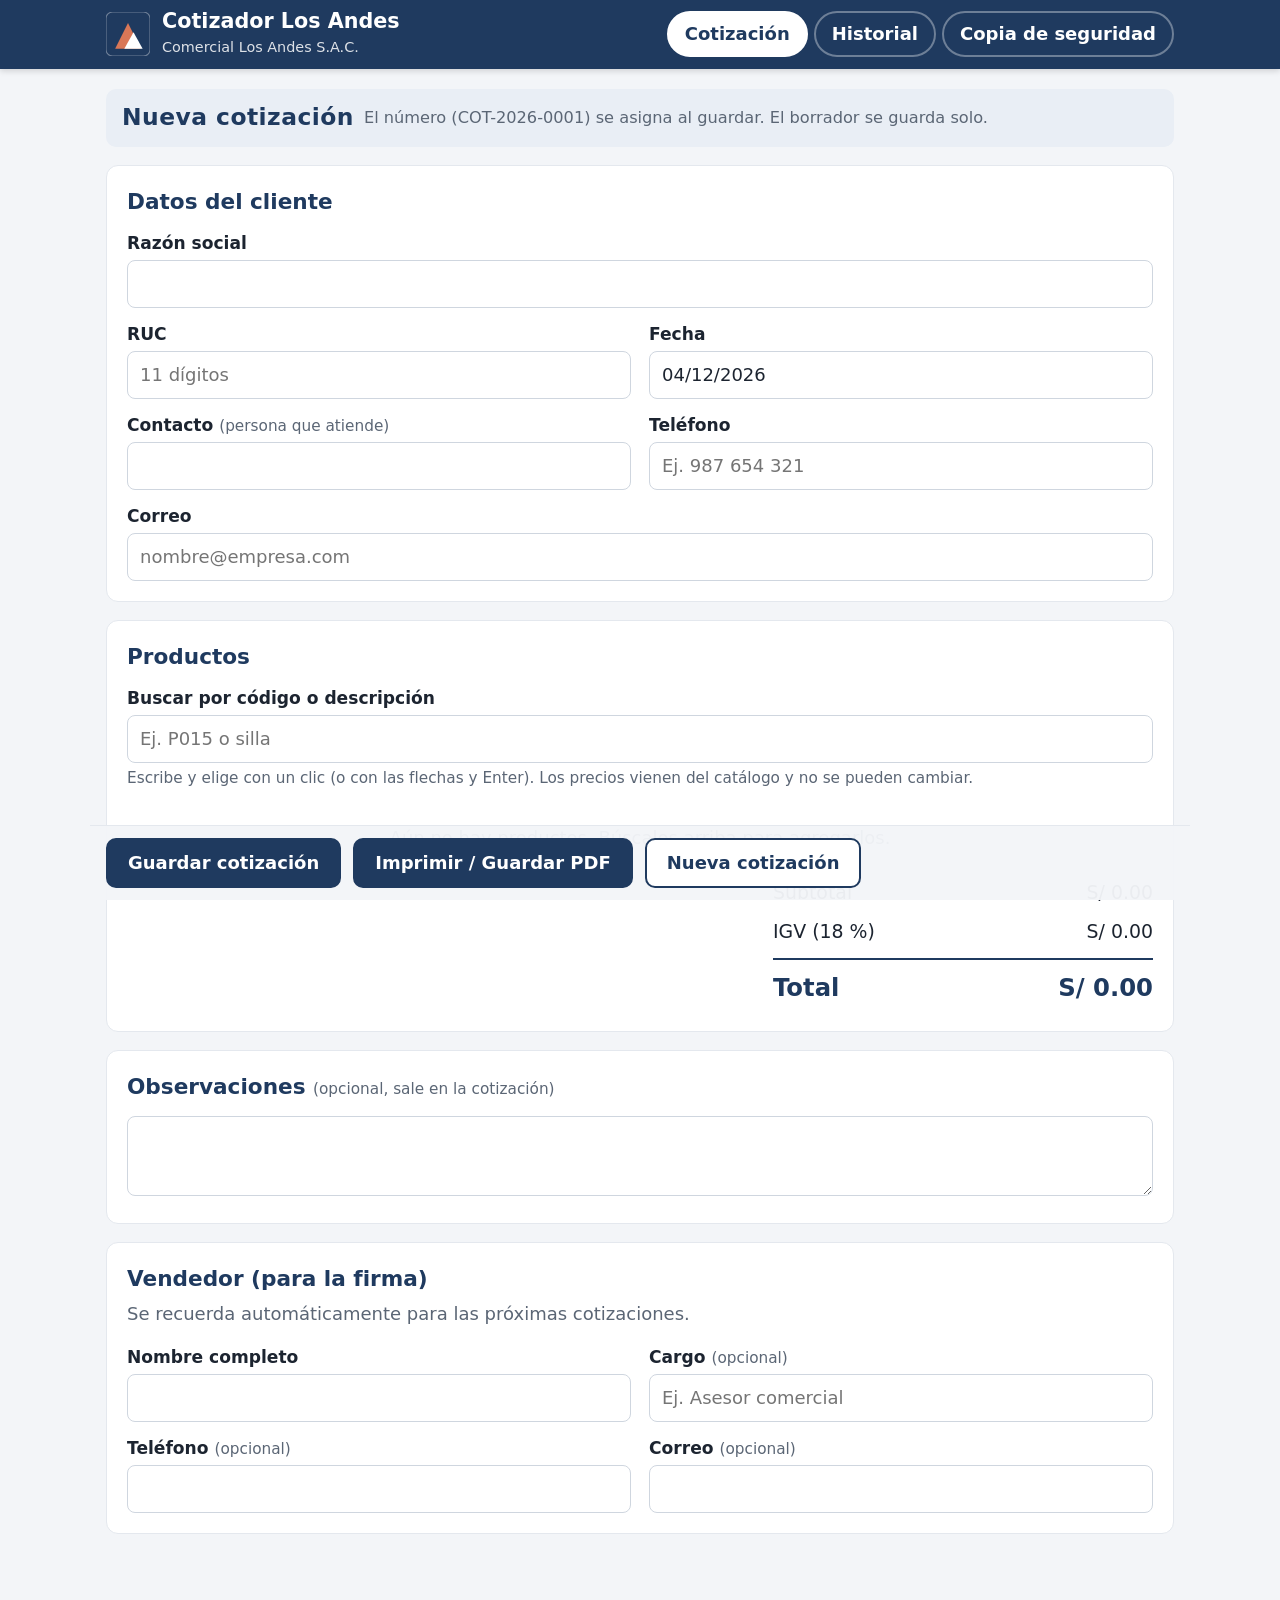
<file: cotizador/Cotizador_LosAndes.html>
<!DOCTYPE html>
<html lang="es">
<head>
<meta charset="utf-8">
<meta name="viewport" content="width=device-width, initial-scale=1">
<title>Cotizador Los Andes</title>
<style>
  :root {
    --navy: #1f3a5f;
    --navy-dark: #162b47;
    --naranja: #d97757;
    --fondo: #f3f5f8;
    --tarjeta: #ffffff;
    --texto: #1c2430;
    --suave: #5b6675;
    --borde: #cfd6df;
    --linea: #e4e8ee;
    --error: #b42318;
    --error-fondo: #fdecea;
    --ok: #1d6b3a;
    --aviso: #8a5a00;
    --aviso-fondo: #fff4dc;
  }
  * { box-sizing: border-box; }
  html { font-size: 18px; -webkit-text-size-adjust: 100%; }
  body {
    margin: 0;
    background: var(--fondo);
    color: var(--texto);
    font-family: "Segoe UI", system-ui, -apple-system, Roboto, "Helvetica Neue", Arial, sans-serif;
    line-height: 1.45;
  }
  button, input, textarea, select { font: inherit; color: inherit; }
  [hidden] { display: none !important; }

  /* ---------- Cabecera ---------- */
  .top {
    background: var(--navy);
    color: #fff;
    position: sticky; top: 0; z-index: 20;
    box-shadow: 0 2px 6px rgba(0,0,0,.15);
  }
  .top-in {
    max-width: 1100px; margin: 0 auto; padding: 10px 16px;
    display: flex; align-items: center; gap: 16px; flex-wrap: wrap;
  }
  .marca { display: flex; align-items: center; gap: 12px; margin-right: auto; }
  .marca svg { width: 44px; height: 44px; flex: none; }
  .marca b { display: block; font-size: 1.15rem; line-height: 1.1; }
  .marca span { font-size: .8rem; opacity: .85; }
  .tabs { display: flex; gap: 6px; flex-wrap: wrap; }
  .tab {
    background: transparent; border: 2px solid rgba(255,255,255,.35); color: #fff;
    padding: 8px 16px; border-radius: 999px; cursor: pointer; font-weight: 600; min-height: 44px;
  }
  .tab:hover { border-color: #fff; }
  .tab[aria-selected="true"] { background: #fff; color: var(--navy); border-color: #fff; }

  main { max-width: 1100px; margin: 0 auto; padding: 20px 16px 120px; }
  h1 { font-size: 1.5rem; margin: 0 0 4px; color: var(--navy); }
  h2 { font-size: 1.2rem; margin: 0 0 14px; color: var(--navy); }
  .sub { color: var(--suave); margin: 0 0 18px; }

  .card {
    background: var(--tarjeta); border: 1px solid var(--linea); border-radius: 12px;
    padding: 20px; margin-bottom: 18px;
  }
  .estado {
    display: flex; align-items: center; gap: 10px; flex-wrap: wrap;
    background: #e9eef5; border-radius: 10px; padding: 12px 16px; margin-bottom: 18px;
  }
  .estado .num { font-size: 1.3rem; font-weight: 700; color: var(--navy); letter-spacing: .02em; }
  .estado .info { color: var(--suave); font-size: .9rem; }

  /* ---------- Formularios ---------- */
  .grid { display: grid; grid-template-columns: repeat(2, 1fr); gap: 14px 18px; }
  .grid .full { grid-column: 1 / -1; }
  .campo label { display: block; font-weight: 600; margin-bottom: 4px; font-size: .95rem; }
  .campo .opc { font-weight: 400; color: var(--suave); font-size: .85rem; }
  input[type="text"], input[type="email"], input[type="tel"], input[type="search"], textarea {
    width: 100%; padding: 10px 12px; border: 1.5px solid var(--borde); border-radius: 8px;
    background: #fff; min-height: 48px;
  }
  textarea { min-height: 80px; resize: vertical; }
  input:focus, textarea:focus, button:focus-visible {
    outline: 3px solid rgba(31,58,95,.35); outline-offset: 1px; border-color: var(--navy);
  }
  .invalido { border-color: var(--error) !important; background: var(--error-fondo) !important; }
  .error { color: var(--error); font-size: .9rem; font-weight: 600; margin-top: 4px; min-height: 0; }
  .error:empty { display: none; }
  .ayuda { color: var(--suave); font-size: .85rem; margin-top: 4px; }

  /* ---------- Botones ---------- */
  .btn {
    display: inline-flex; align-items: center; justify-content: center; gap: 8px;
    min-height: 48px; padding: 10px 20px; border-radius: 10px; border: 2px solid var(--navy);
    background: #fff; color: var(--navy); font-weight: 700; cursor: pointer; text-align: center;
  }
  .btn:hover { background: #eef2f7; }
  .btn.primario { background: var(--navy); color: #fff; }
  .btn.primario:hover { background: var(--navy-dark); }
  .btn.peligro { border-color: var(--error); color: var(--error); }
  .btn.peligro:hover { background: var(--error-fondo); }
  .btn.peligro.lleno { background: var(--error); color: #fff; }
  .btn.chico { min-height: 40px; padding: 6px 12px; font-size: .9rem; border-width: 1.5px; }
  .acciones { display: flex; gap: 12px; flex-wrap: wrap; align-items: center; }

  /* ---------- Buscador de productos ---------- */
  .buscador { position: relative; z-index: 18; }
  .resultados {
    position: absolute; left: 0; right: 0; top: 100%; z-index: 10; margin: 4px 0 0; padding: 4px;
    list-style: none; background: #fff; border: 1.5px solid var(--navy); border-radius: 10px;
    max-height: min(340px, 50vh); overflow-y: auto; box-shadow: 0 8px 24px rgba(0,0,0,.15);
  }
  .resultados li {
    display: grid; grid-template-columns: 64px 1fr auto; gap: 10px; align-items: center;
    padding: 10px 12px; border-radius: 8px; cursor: pointer;
  }
  .resultados li.activo, .resultados li:hover { background: #e9eef5; }
  .resultados .cod { font-weight: 700; color: var(--navy); }
  .resultados .uni { color: var(--suave); font-size: .85rem; }
  .resultados .pre { font-weight: 600; white-space: nowrap; }
  .resultados .vacio { display: block; cursor: default; color: var(--suave); }
  .resultados .vacio:hover { background: none; }

  /* ---------- Líneas de productos ---------- */
  .lineas { margin-top: 16px; }
  .fila {
    display: grid;
    grid-template-columns: minmax(0, 1fr) 120px 110px 100px 140px 96px;
    gap: 10px; align-items: start; padding: 12px 0; border-bottom: 1px solid var(--linea);
  }
  .fila.cab { font-weight: 700; color: var(--suave); font-size: .85rem; padding: 6px 0; border-bottom: 2px solid var(--linea); }
  .fila .num-col { text-align: right; }
  .fila .cel-precio, .fila .cel-imp { padding-top: 11px; text-align: right; white-space: nowrap; }
  .fila .cel-imp { font-weight: 700; }
  .fila .cel-prod { padding-top: 6px; }
  .fila .cel-prod b { color: var(--navy); margin-right: 6px; }
  .fila .cel-prod .uni { color: var(--suave); font-size: .85rem; }
  .fila input { text-align: right; padding: 8px 10px; }
  .fila .lbl { display: none; }
  .fila .cel-aut {
    grid-column: 1 / -1; background: var(--aviso-fondo); border-radius: 8px; padding: 10px 12px;
  }
  .fila .cel-aut label { font-weight: 600; display: block; margin-bottom: 4px; color: var(--aviso); }
  .fila .cel-aut input { text-align: left; max-width: 420px; }
  .vacio-lineas { color: var(--suave); padding: 20px 0 6px; text-align: center; }

  .totales { margin-left: auto; max-width: 380px; margin-top: 16px; }
  .totales div { display: flex; justify-content: space-between; padding: 6px 0; font-size: 1.05rem; }
  .totales .total { border-top: 2px solid var(--navy); margin-top: 6px; padding-top: 10px; font-size: 1.35rem; font-weight: 800; color: var(--navy); }

  .barra-final {
    position: sticky; bottom: 0; z-index: 15; background: rgba(243,245,248,.96);
    border-top: 1px solid var(--linea); margin: 0 -16px; padding: 12px 16px;
  }
  .barra-final .acciones { max-width: 1100px; margin: 0 auto; }
  .aviso-general { color: var(--error); font-weight: 700; }

  /* ---------- Historial ---------- */
  .hist-fila {
    display: grid; grid-template-columns: 150px 110px minmax(0,1fr) 140px auto;
    gap: 12px; align-items: center; padding: 12px 0; border-bottom: 1px solid var(--linea);
  }
  .hist-fila.cab { font-weight: 700; color: var(--suave); font-size: .85rem; border-bottom-width: 2px; padding: 6px 0; }
  .hist-fila .n { font-weight: 700; color: var(--navy); }
  .hist-fila .cli b { display: block; }
  .hist-fila .cli span { color: var(--suave); font-size: .85rem; }
  .hist-fila .tot { text-align: right; font-weight: 700; white-space: nowrap; }
  .hist-fila .acciones { gap: 6px; justify-content: flex-end; }

  /* ---------- Modal y avisos ---------- */
  .velo {
    position: fixed; inset: 0; background: rgba(15,25,40,.55); z-index: 50;
    display: flex; align-items: center; justify-content: center; padding: 16px;
  }
  .modal {
    background: #fff; border-radius: 14px; padding: 24px; max-width: 480px; width: 100%;
    box-shadow: 0 20px 50px rgba(0,0,0,.3);
  }
  .modal h3 { margin: 0 0 8px; font-size: 1.25rem; color: var(--navy); }
  .modal p { margin: 0 0 20px; }
  .modal .acciones { justify-content: flex-end; }
  .toast {
    position: fixed; left: 50%; bottom: 96px; transform: translateX(-50%); z-index: 60;
    background: var(--texto); color: #fff; padding: 12px 20px; border-radius: 10px;
    max-width: calc(100% - 32px); box-shadow: 0 8px 24px rgba(0,0,0,.25); font-weight: 600;
  }
  .banner { background: var(--error-fondo); color: var(--error); padding: 12px 16px; border-radius: 10px; margin-bottom: 16px; font-weight: 600; }

  /* ---------- Celular ---------- */
  @media (max-width: 760px) {
    html { font-size: 17px; }
    .grid { grid-template-columns: 1fr; }
    .marca { width: 100%; }
    .tabs { width: 100%; }
    .tab { flex: 1; padding: 8px 8px; font-size: .9rem; }
    .card { padding: 16px; }
    .fila.cab, .hist-fila.cab { display: none; }
    .fila { grid-template-columns: 1fr 1fr; gap: 8px 12px; }
    .fila .cel-prod { grid-column: 1 / -1; padding-top: 0; }
    .fila .lbl { display: block; font-size: .8rem; color: var(--suave); font-weight: 600; margin-bottom: 2px; text-align: left; }
    .fila .cel-precio, .fila .cel-imp { padding-top: 0; text-align: left; }
    .fila input { text-align: left; }
    .fila .cel-del { align-self: end; }
    .fila .cel-del .btn { width: 100%; }
    .hist-fila { grid-template-columns: 1fr auto; gap: 4px 12px; }
    .hist-fila .cli { grid-column: 1 / -1; }
    .hist-fila .acciones { grid-column: 1 / -1; justify-content: flex-start; margin-top: 6px; }
    .top { position: static; }
    .barra-final { padding: 8px 16px; }
    .barra-final .acciones { gap: 6px; flex-wrap: nowrap; }
    .barra-final .btn { flex: 1 1 0; padding: 6px 6px; font-size: .85rem; line-height: 1.2; border-radius: 8px; }
    .aviso-general { position: absolute; bottom: 100%; left: 16px; right: 16px; background: var(--error-fondo); padding: 6px 10px; border-radius: 8px; font-size: .9rem; }
    .aviso-general:empty { display: none; }
    .totales { max-width: none; }
  }

  /* ---------- Documento para imprimir ---------- */
  #impresion { display: none; }
  @media print {
    @page { size: A4; margin: 14mm 14mm 16mm; }
    html { font-size: 11pt; }
    body { background: #fff; }
    .app, .velo, .toast { display: none !important; }
    #impresion { display: block; color: #111; }
    * { -webkit-print-color-adjust: exact; print-color-adjust: exact; }
  }
  .doc { font-size: 10.5pt; line-height: 1.4; }
  .doc-cab { display: flex; justify-content: space-between; align-items: flex-start; gap: 20px; padding-bottom: 12px; border-bottom: 3px solid var(--navy); }
  .doc-marca { display: flex; align-items: center; gap: 12px; }
  .doc-marca svg { width: 64px; height: 64px; }
  .doc-marca .nom { font-size: 22pt; font-weight: 800; color: var(--navy); line-height: 1; }
  .doc-marca .raz { color: #555; font-size: 11pt; margin-top: 4px; }
  .doc-caja { border: 2px solid var(--navy); border-radius: 8px; text-align: center; padding: 8px 16px; min-width: 200px; }
  .doc-caja .t { font-weight: 800; color: var(--navy); letter-spacing: .12em; font-size: 12pt; }
  .doc-caja .n { font-weight: 800; font-size: 14pt; margin: 2px 0 4px; }
  .doc-caja div { font-size: 10pt; }
  .doc h4 { font-size: 10pt; text-transform: uppercase; letter-spacing: .08em; color: var(--navy); margin: 18px 0 6px; }
  .doc-cli { display: grid; grid-template-columns: 1fr 1fr; gap: 2px 24px; background: #f1f4f8; padding: 10px 14px; border-radius: 6px; }
  .doc-cli .full { grid-column: 1 / -1; }
  .doc-cli span { color: #555; }
  .doc table { width: 100%; border-collapse: collapse; margin-top: 4px; }
  .doc th { background: var(--navy); color: #fff; font-weight: 700; font-size: 9.5pt; padding: 6px 6px; text-align: left; }
  .doc td { padding: 6px; border-bottom: 1px solid #d9dee5; vertical-align: top; font-size: 10pt; }
  .doc tr { page-break-inside: avoid; }
  .doc .r { text-align: right; white-space: nowrap; }
  .doc .c { text-align: center; }
  .doc .aut { display: block; font-size: 8.5pt; color: #8a5a00; font-style: italic; margin-top: 2px; }
  .doc-tot { margin-left: auto; width: 260px; margin-top: 10px; }
  .doc-tot div { display: flex; justify-content: space-between; padding: 3px 0; }
  .doc-tot .total { border-top: 2px solid var(--navy); margin-top: 4px; padding-top: 6px; font-weight: 800; font-size: 12.5pt; color: var(--navy); }
  .doc-cond ol { margin: 0; padding-left: 20px; }
  .doc-cond li { margin-bottom: 2px; }
  .doc-firma { margin-top: 56px; width: 280px; text-align: center; page-break-inside: avoid; }
  .doc-firma .raya { border-top: 1.5px solid #111; margin-bottom: 6px; }
  .doc-firma b { display: block; }
  .doc-firma span { display: block; color: #444; font-size: 9.5pt; }
  .doc-pie { margin-top: 24px; font-size: 8.5pt; color: #777; text-align: center; }
</style>
</head>
<body>

<div class="app">
  <header class="top">
    <div class="top-in">
      <div class="marca">
        <svg viewBox="0 0 120 120" aria-hidden="true"><rect width="120" height="120" rx="18" fill="#1f3a5f" stroke="rgba(255,255,255,.35)" stroke-width="3"/><polygon points="60,30 25,100 95,100" fill="#d97757"/><polygon points="75,55 50,100 100,100" fill="#fff"/></svg>
        <div><b>Cotizador Los Andes</b><span>Comercial Los Andes S.A.C.</span></div>
      </div>
      <nav class="tabs" role="tablist">
        <button class="tab" role="tab" data-vista="cotizacion" aria-selected="true">Cotización</button>
        <button class="tab" role="tab" data-vista="historial" aria-selected="false">Historial</button>
        <button class="tab" role="tab" data-vista="respaldo" aria-selected="false">Copia de seguridad</button>
      </nav>
    </div>
  </header>

  <main>
    <div id="banner-almacen" class="banner" hidden>
      Este navegador no permite guardar datos (modo privado o bloqueado). Puedes trabajar, pero al cerrar se perderá todo. Usa “Descargar copia de seguridad” antes de salir.
    </div>

    <!-- ================= COTIZACIÓN ================= -->
    <section id="vista-cotizacion">
      <div class="estado">
        <span class="num" id="estado-num">Nueva cotización</span>
        <span class="info" id="estado-info"></span>
      </div>

      <div class="card">
        <h2>Datos del cliente</h2>
        <div class="grid">
          <div class="campo full">
            <label for="razon">Razón social</label>
            <input type="text" id="razon" autocomplete="organization">
            <div class="error" id="err-razon"></div>
          </div>
          <div class="campo">
            <label for="ruc">RUC</label>
            <input type="text" id="ruc" inputmode="numeric" maxlength="11" placeholder="11 dígitos">
            <div class="error" id="err-ruc"></div>
          </div>
          <div class="campo">
            <label for="fecha">Fecha</label>
            <input type="text" id="fecha" inputmode="numeric" placeholder="dd/mm/aaaa" maxlength="10">
            <div class="error" id="err-fecha"></div>
          </div>
          <div class="campo">
            <label for="contacto">Contacto <span class="opc">(persona que atiende)</span></label>
            <input type="text" id="contacto" autocomplete="name">
            <div class="error" id="err-contacto"></div>
          </div>
          <div class="campo">
            <label for="telefono">Teléfono</label>
            <input type="tel" id="telefono" placeholder="Ej. 987 654 321">
            <div class="error" id="err-telefono"></div>
          </div>
          <div class="campo full">
            <label for="correo">Correo</label>
            <input type="email" id="correo" placeholder="nombre@empresa.com">
            <div class="error" id="err-correo"></div>
          </div>
        </div>
      </div>

      <div class="card">
        <h2>Productos</h2>
        <div class="campo buscador">
          <label for="buscar">Buscar por código o descripción</label>
          <input type="search" id="buscar" placeholder="Ej. P015 o silla" autocomplete="off"
                 role="combobox" aria-expanded="false" aria-controls="resultados">
          <ul class="resultados" id="resultados" role="listbox" hidden></ul>
          <div class="ayuda">Escribe y elige con un clic (o con las flechas y Enter). Los precios vienen del catálogo y no se pueden cambiar.</div>
          <div class="error" id="err-items"></div>
        </div>

        <div class="lineas" id="lineas"></div>

        <div class="totales">
          <div><span>Subtotal</span><span id="t-sub">S/ 0.00</span></div>
          <div><span>IGV (18 %)</span><span id="t-igv">S/ 0.00</span></div>
          <div class="total"><span>Total</span><span id="t-total">S/ 0.00</span></div>
        </div>
      </div>

      <div class="card">
        <h2>Observaciones <span class="opc" style="font-weight:400;font-size:.85rem;color:var(--suave)">(opcional, sale en la cotización)</span></h2>
        <textarea id="obs" aria-label="Observaciones"></textarea>
      </div>

      <div class="card">
        <h2>Vendedor (para la firma)</h2>
        <p class="sub" style="margin-top:-8px">Se recuerda automáticamente para las próximas cotizaciones.</p>
        <div class="grid">
          <div class="campo">
            <label for="vnombre">Nombre completo</label>
            <input type="text" id="vnombre" autocomplete="name">
            <div class="error" id="err-vnombre"></div>
          </div>
          <div class="campo">
            <label for="vcargo">Cargo <span class="opc">(opcional)</span></label>
            <input type="text" id="vcargo" placeholder="Ej. Asesor comercial">
            <div class="error" id="err-vcargo"></div>
          </div>
          <div class="campo">
            <label for="vtelefono">Teléfono <span class="opc">(opcional)</span></label>
            <input type="tel" id="vtelefono">
            <div class="error" id="err-vtelefono"></div>
          </div>
          <div class="campo">
            <label for="vcorreo">Correo <span class="opc">(opcional)</span></label>
            <input type="email" id="vcorreo">
            <div class="error" id="err-vcorreo"></div>
          </div>
        </div>
      </div>

      <div class="barra-final">
        <div class="acciones">
          <button class="btn primario" id="btn-guardar">Guardar cotización</button>
          <button class="btn primario" id="btn-imprimir">Imprimir / Guardar PDF</button>
          <button class="btn" id="btn-nueva">Nueva cotización</button>
          <span class="aviso-general" id="aviso-general"></span>
        </div>
      </div>
    </section>

    <!-- ================= HISTORIAL ================= -->
    <section id="vista-historial" hidden>
      <h1>Historial de cotizaciones</h1>
      <p class="sub">Busca, abre, imprime, duplica o elimina cotizaciones guardadas.</p>
      <div class="card">
        <div class="campo">
          <label for="hist-buscar">Buscar</label>
          <input type="search" id="hist-buscar" placeholder="Número, cliente, RUC, contacto o producto">
        </div>
        <div id="hist-lista" style="margin-top:12px"></div>
      </div>
    </section>

    <!-- ================= RESPALDO ================= -->
    <section id="vista-respaldo" hidden>
      <h1>Copia de seguridad</h1>
      <p class="sub">Tus datos se guardan solos en este navegador. Descarga una copia de vez en cuando (por ejemplo, cada viernes) para no perder nada si cambias de equipo o se borra el navegador.</p>
      <div class="card">
        <h2>Descargar copia de seguridad</h2>
        <p id="resumen-datos" style="margin-top:0"></p>
        <button class="btn primario" id="btn-descargar">Descargar copia de seguridad</button>
      </div>
      <div class="card">
        <h2>Cargar copia de seguridad</h2>
        <p style="margin-top:0">Reemplaza los datos de este navegador por los de un archivo de copia (.json) descargado antes.</p>
        <button class="btn" id="btn-cargar">Cargar copia de seguridad</button>
        <input type="file" id="archivo" accept=".json,application/json" hidden>
        <div class="error" id="err-archivo"></div>
      </div>
    </section>
  </main>
</div>

<div id="impresion"></div>

<script>
"use strict";

/* =====================================================================
   Datos fijos
   ===================================================================== */
const CATALOGO = [
  ["P001","Resma papel bond A4 80 g","Útiles de oficina","paquete",18.5],
  ["P002","Archivador de palanca lomo ancho","Útiles de oficina","unidad",9.9],
  ["P003","Caja de lapiceros azul (50)","Útiles de oficina","caja",22],
  ["P004","Cuaderno empastado A4","Útiles de oficina","unidad",12.5],
  ["P005","Folder manila A4 (100)","Útiles de oficina","paquete",28],
  ["P006","Grapas 26/6 (5000)","Útiles de oficina","caja",6.5],
  ["P007","Engrapador metálico","Útiles de oficina","unidad",24],
  ["P008","Perforador de 2 huecos","Útiles de oficina","unidad",19],
  ["P009","Tarjetas de presentación","Útiles de oficina","millar",85],
  ["P010","Post-it 3x3 (12 blocks)","Útiles de oficina","paquete",32],
  ["P011","Escritorio ejecutivo 1.60 m","Mobiliario","unidad",1450],
  ["P012","Escritorio modular 1.20 m","Mobiliario","unidad",720],
  ["P013","Silla de visita tapizada","Mobiliario","unidad",245],
  ["P014","Mesa de reuniones 8 personas","Mobiliario","unidad",2300],
  ["P015","Silla ergonómica giratoria","Mobiliario","unidad",320],
  ["P016","Estante metálico de 5 niveles","Mobiliario","unidad",380],
  ["P017","Archivador metálico de 4 gavetas","Mobiliario","unidad",640],
  ["P018","Locker metálico de 6 puertas","Mobiliario","unidad",890],
  ["P019","Pizarra acrílica 1.20 x 0.90 m","Mobiliario","unidad",290],
  ["P020","Laptop 14\" Core i5 16 GB","Equipos","unidad",3250],
  ["P021","Monitor LED 24\" Full HD","Equipos","unidad",650],
  ["P022","Impresora multifuncional láser","Equipos","unidad",890],
  ["P023","Proyector multimedia 3500 lúmenes","Equipos","unidad",2100],
  ["P024","Kit teclado y mouse inalámbrico","Equipos","unidad",120],
  ["P025","Disco externo 1 TB","Equipos","unidad",280],
  ["P026","Tóner para impresora láser","Equipos","unidad",260],
  ["P027","Router inalámbrico doble banda","Equipos","unidad",230],
  ["P028","Estabilizador 1000 VA","Equipos","unidad",180],
  ["P029","Cámara web Full HD","Equipos","unidad",210],
  ["P030","Audífonos con micrófono","Equipos","unidad",95]
].map(([codigo, descripcion, categoria, unidad, precio]) => ({ codigo, descripcion, categoria, unidad, precio }));

const CONDICIONES = [
  "Validez de la cotización: 15 días calendario.",
  "Precios expresados en soles (S/), incluido el IGV.",
  "Entrega en 5 días hábiles en Lima Metropolitana.",
  "Forma de pago: al contado, o crédito sujeto a evaluación.",
  "Garantía según las condiciones del fabricante."
];
const DIAS_VALIDEZ = 15;
const IGV = 0.18;
const DESC_MAX_SIN_AUTORIZACION = 15;
const CLAVE = "cotizador_losandes_v1";
const LOGO_SVG = '<svg viewBox="0 0 120 120" aria-hidden="true"><rect width="120" height="120" rx="18" fill="#1f3a5f"/><polygon points="60,30 25,100 95,100" fill="#d97757"/><polygon points="75,55 50,100 100,100" fill="#fff"/></svg>';

/* =====================================================================
   Utilidades
   ===================================================================== */
const $ = s => document.querySelector(s);
const esc = s => String(s == null ? "" : s).replace(/[&<>"']/g, c => ({ "&": "&amp;", "<": "&lt;", ">": "&gt;", '"': "&quot;", "'": "&#39;" }[c]));
const r2 = x => Math.round((x + Number.EPSILON) * 100) / 100;
const pad = n => String(n).padStart(2, "0");
const norm = s => String(s).normalize("NFD").replace(/[̀-ͯ]/g, "").toLowerCase();
const uid = () => Date.now().toString(36) + Math.random().toString(36).slice(2, 8);

function dinero(n) {
  const neg = n < 0;
  const [ent, dec] = Math.abs(r2(n)).toFixed(2).split(".");
  return (neg ? "-" : "") + "S/ " + ent.replace(/\B(?=(\d{3})+(?!\d))/g, ",") + "." + dec;
}
function numero(n) { // cantidades y porcentajes: separador de miles, decimales solo si los tiene
  const s = String(r2(n)).split(".");
  return s[0].replace(/\B(?=(\d{3})+(?!\d))/g, ",") + (s[1] ? "." + s[1] : "");
}
const fmtFecha = d => pad(d.getDate()) + "/" + pad(d.getMonth() + 1) + "/" + d.getFullYear();
const hoy = () => fmtFecha(new Date());
function leerFecha(s) {
  const m = /^(\d{1,2})\/(\d{1,2})\/(\d{4})$/.exec(String(s).trim());
  if (!m) return null;
  const d = new Date(+m[3], +m[2] - 1, +m[1]);
  if (d.getDate() !== +m[1] || d.getMonth() !== +m[2] - 1 || +m[3] < 2000) return null;
  return d;
}
function sumarDias(fechaTxt, dias) {
  const d = leerFecha(fechaTxt);
  if (!d) return "";
  d.setDate(d.getDate() + dias);
  return fmtFecha(d);
}

/* =====================================================================
   Almacenamiento
   ===================================================================== */
let DB = { cotizaciones: [], contadores: {}, vendedor: { nombre: "", cargo: "", telefono: "", correo: "" }, borrador: null };
let almacenOK = true;

function cargarDB() {
  try {
    const raw = localStorage.getItem(CLAVE);
    if (raw) {
      const d = JSON.parse(raw);
      DB = Object.assign(DB, d);
      DB.vendedor = Object.assign({ nombre: "", cargo: "", telefono: "", correo: "" }, d.vendedor || {});
    }
    localStorage.setItem(CLAVE + "_prueba", "1");
    localStorage.removeItem(CLAVE + "_prueba");
  } catch (e) {
    almacenOK = false;
  }
}
function guardarDB() {
  try {
    localStorage.setItem(CLAVE, JSON.stringify(DB));
  } catch (e) {
    almacenOK = false;
    $("#banner-almacen").hidden = false;
  }
}

/* =====================================================================
   Avisos: toast y confirmación
   ===================================================================== */
let toastTimer;
function aviso(msg) {
  let t = $(".toast");
  if (!t) { t = document.createElement("div"); t.className = "toast"; t.setAttribute("role", "status"); document.body.appendChild(t); }
  t.textContent = msg;
  t.hidden = false;
  clearTimeout(toastTimer);
  toastTimer = setTimeout(() => { t.hidden = true; }, 3200);
}
function confirmar({ titulo, mensaje, si = "Sí, borrar", no = "Cancelar", peligro = true }) {
  return new Promise(resolve => {
    const velo = document.createElement("div");
    velo.className = "velo";
    velo.innerHTML = `<div class="modal" role="alertdialog" aria-modal="true" aria-labelledby="m-t" aria-describedby="m-m">
      <h3 id="m-t">${esc(titulo)}</h3><p id="m-m">${esc(mensaje)}</p>
      <div class="acciones"><button class="btn" data-r="0">${esc(no)}</button>
      <button class="btn ${peligro ? "peligro lleno" : "primario"}" data-r="1">${esc(si)}</button></div></div>`;
    const previo = document.activeElement;
    const cerrar = r => { velo.remove(); document.removeEventListener("keydown", tecla); if (previo) previo.focus(); resolve(r); };
    const tecla = e => { if (e.key === "Escape") cerrar(false); };
    velo.addEventListener("click", e => {
      if (e.target === velo) cerrar(false);
      const b = e.target.closest("[data-r]");
      if (b) cerrar(b.dataset.r === "1");
    });
    document.addEventListener("keydown", tecla);
    document.body.appendChild(velo);
    velo.querySelector('[data-r="0"]').focus();
  });
}

/* =====================================================================
   Validaciones
   ===================================================================== */
const reCorreo = /^[^\s@]+@[^\s@]+\.[^\s@]{2,}$/;
function errTelefono(v) {
  if (!v.trim()) return "";
  if (!/^[\d\s+()-]+$/.test(v)) return "El teléfono solo puede tener números (ej. 987 654 321).";
  const dig = v.replace(/\D/g, "").length;
  if (dig < 6 || dig > 15) return "El teléfono debe tener entre 6 y 15 números.";
  return "";
}
const REGLAS = {
  razon: v => v.trim() ? "" : "Escribe la razón social del cliente.",
  ruc: v => !v ? "Escribe el RUC del cliente (11 dígitos)."
    : /\D/.test(v) ? "El RUC solo puede tener números."
    : v.length !== 11 ? `El RUC debe tener 11 dígitos (ahora tiene ${v.length}).` : "",
  fecha: v => leerFecha(v) ? "" : "Escribe una fecha válida con el formato dd/mm/aaaa (ej. " + hoy() + ").",
  contacto: () => "",
  telefono: errTelefono,
  correo: v => !v.trim() || reCorreo.test(v.trim()) ? "" : "El correo no parece válido. Ejemplo: nombre@empresa.com",
  vnombre: v => v.trim() ? "" : "Escribe tu nombre: aparece en la firma de la cotización.",
  vcargo: () => "",
  vtelefono: errTelefono,
  vcorreo: v => !v.trim() || reCorreo.test(v.trim()) ? "" : "El correo no parece válido. Ejemplo: nombre@losandes.pe"
};
function ponerError(input, errEl, msg) {
  input.classList.toggle("invalido", !!msg);
  input.setAttribute("aria-invalid", msg ? "true" : "false");
  errEl.textContent = msg || "";
}
function validarCampo(id) {
  const el = $("#" + id);
  const msg = REGLAS[id](el.value);
  ponerError(el, $("#err-" + id), msg);
  return !msg;
}
function errCantidad(v) {
  const s = String(v).trim();
  if (!s) return "Escribe la cantidad.";
  if (!/^\d+$/.test(s)) return "La cantidad debe ser un número entero (sin decimales).";
  if (+s < 1) return "La cantidad debe ser 1 o más.";
  return "";
}
function errDescuento(v) {
  const s = String(v).trim().replace(",", ".");
  if (!s) return "";
  if (!/^\d+(\.\d{1,2})?$/.test(s)) return "Escribe el descuento como número (ej. 10 o 12.5).";
  if (+s > 100) return "El descuento no puede ser mayor a 100 %.";
  return "";
}
const valorDesc = v => { const s = String(v).trim().replace(",", "."); return s && !errDescuento(s) ? +s : 0; };
const valorCant = v => errCantidad(v) ? 0 : +String(v).trim();
const necesitaAutorizacion = it => valorDesc(it.descuento) > DESC_MAX_SIN_AUTORIZACION;
const errAutoriza = it => necesitaAutorizacion(it) && !String(it.autoriza || "").trim()
  ? `El descuento pasa del ${DESC_MAX_SIN_AUTORIZACION} %: escribe el nombre de quien lo autoriza.` : "";

/* =====================================================================
   Cálculos
   ===================================================================== */
const importeLinea = it => r2(valorCant(it.cantidad) * it.precio * (1 - valorDesc(it.descuento) / 100));
function totales(items) {
  const subtotal = r2(items.reduce((a, it) => a + importeLinea(it), 0));
  const igv = r2(subtotal * IGV);
  return { subtotal, igv, total: r2(subtotal + igv) };
}

/* =====================================================================
   Editor de cotización
   ===================================================================== */
const CAMPOS_CLI = ["razon", "ruc", "contacto", "correo", "telefono"];
const CAMPOS_VEND = { vnombre: "nombre", vcargo: "cargo", vtelefono: "telefono", vcorreo: "correo" };
let ed;

function editorVacio() {
  return { id: null, numero: null, fecha: hoy(), cliente: { razon: "", ruc: "", contacto: "", correo: "", telefono: "" }, items: [], obs: "", sucio: false };
}

function cargarEditorEnPantalla() {
  CAMPOS_CLI.forEach(k => { $("#" + k).value = ed.cliente[k] || ""; });
  $("#fecha").value = ed.fecha;
  $("#obs").value = ed.obs || "";
  Object.entries(CAMPOS_VEND).forEach(([id, k]) => { $("#" + id).value = DB.vendedor[k] || ""; });
  document.querySelectorAll(".campo .error").forEach(e => { e.textContent = ""; });
  document.querySelectorAll(".invalido").forEach(e => e.classList.remove("invalido"));
  $("#aviso-general").textContent = "";
  pintarLineas();
  pintarEstado();
}

function pintarEstado() {
  const n = $("#estado-num"), i = $("#estado-info");
  if (ed.numero) {
    n.textContent = ed.numero;
    i.textContent = ed.sucio ? "Tiene cambios sin guardar (el borrador está a salvo en este navegador)." : "Guardada en el historial.";
  } else {
    n.textContent = "Nueva cotización";
    i.textContent = "El número (" + siguienteNumero(anioDe(ed.fecha), false) + ") se asigna al guardar. El borrador se guarda solo.";
  }
}

function guardarBorrador() {
  DB.borrador = ed;
  guardarDB();
}
function marcarCambio() {
  ed.sucio = true;
  guardarBorrador();
  pintarEstado();
  $("#aviso-general").textContent = "";
}

function pintarLineas() {
  const cont = $("#lineas");
  if (!ed.items.length) {
    cont.innerHTML = '<div class="vacio-lineas">Aún no hay productos. Búscalos arriba para agregarlos.</div>';
    pintarTotales();
    return;
  }
  let h = `<div class="fila cab"><div>Producto</div><div class="num-col">P. unit.</div><div class="num-col">Cantidad</div><div class="num-col">Desc. %</div><div class="num-col">Importe</div><div></div></div>`;
  ed.items.forEach(it => {
    const aut = necesitaAutorizacion(it);
    h += `<div class="fila" data-uid="${it.uid}">
      <div class="cel-prod"><b>${esc(it.codigo)}</b>${esc(it.descripcion)} <span class="uni">· ${esc(it.unidad)}</span></div>
      <div class="cel-precio"><span class="lbl">P. unit. (sin IGV)</span>${dinero(it.precio)}</div>
      <div class="cel-cant"><label class="lbl" for="c-${it.uid}">Cantidad</label>
        <input type="text" inputmode="numeric" id="c-${it.uid}" data-k="cantidad" value="${esc(it.cantidad)}" aria-label="Cantidad de ${esc(it.descripcion)}">
        <div class="error"></div></div>
      <div class="cel-desc"><label class="lbl" for="d-${it.uid}">Desc. %</label>
        <input type="text" inputmode="decimal" id="d-${it.uid}" data-k="descuento" value="${esc(it.descuento)}" aria-label="Descuento % de ${esc(it.descripcion)}">
        <div class="error"></div></div>
      <div class="cel-imp"><span class="lbl">Importe</span><span class="imp">${dinero(importeLinea(it))}</span></div>
      <div class="cel-del"><button class="btn peligro chico" data-quitar="${it.uid}">Quitar</button></div>
      <div class="cel-aut" ${aut ? "" : "hidden"}>
        <label for="a-${it.uid}">Descuento mayor al ${DESC_MAX_SIN_AUTORIZACION} %: ¿quién lo autoriza?</label>
        <input type="text" id="a-${it.uid}" data-k="autoriza" value="${esc(it.autoriza || "")}" placeholder="Nombre de quien autoriza">
        <div class="error"></div></div>
    </div>`;
  });
  cont.innerHTML = h;
  pintarTotales();
}

function pintarTotales() {
  const t = totales(ed.items);
  $("#t-sub").textContent = dinero(t.subtotal);
  $("#t-igv").textContent = dinero(t.igv);
  $("#t-total").textContent = dinero(t.total);
}

function validarLinea(fila, it) {
  const ok = [];
  const pares = [["cantidad", errCantidad(it.cantidad)], ["descuento", errDescuento(it.descuento)], ["autoriza", errAutoriza(it)]];
  pares.forEach(([k, msg]) => {
    const inp = fila.querySelector(`[data-k="${k}"]`);
    ponerError(inp, inp.nextElementSibling, msg);
    ok.push(!msg);
  });
  return ok.every(Boolean);
}

// Escribir en cantidad / descuento / autoriza
$("#lineas").addEventListener("input", e => {
  const inp = e.target.closest("[data-k]");
  if (!inp) return;
  const fila = inp.closest(".fila");
  const it = ed.items.find(x => x.uid === fila.dataset.uid);
  const k = inp.dataset.k;
  if (k === "cantidad") inp.value = inp.value.replace(/[^\d]/g, "");
  it[k] = inp.value;
  fila.querySelector(".imp").textContent = dinero(importeLinea(it));
  const caja = fila.querySelector(".cel-aut");
  caja.hidden = !necesitaAutorizacion(it);
  // errores en vivo, salvo "falta autorizador" que se muestra al salir del campo o al guardar
  const errC = errCantidad(it.cantidad), errD = errDescuento(it.descuento);
  const iC = fila.querySelector('[data-k="cantidad"]'), iD = fila.querySelector('[data-k="descuento"]'), iA = fila.querySelector('[data-k="autoriza"]');
  ponerError(iC, iC.nextElementSibling, errC);
  ponerError(iD, iD.nextElementSibling, errD);
  if (!errAutoriza(it) || k === "autoriza") ponerError(iA, iA.nextElementSibling, k === "autoriza" ? errAutoriza(it) : "");
  pintarTotales();
  marcarCambio();
});
$("#lineas").addEventListener("focusout", e => {
  const inp = e.target.closest('[data-k="descuento"]');
  if (!inp) return;
  const fila = inp.closest(".fila");
  const it = ed.items.find(x => x.uid === fila.dataset.uid);
  if (errAutoriza(it)) {
    const iA = fila.querySelector('[data-k="autoriza"]');
    ponerError(iA, iA.nextElementSibling, errAutoriza(it));
  }
});
$("#lineas").addEventListener("click", async e => {
  const b = e.target.closest("[data-quitar]");
  if (!b) return;
  const it = ed.items.find(x => x.uid === b.dataset.quitar);
  const ok = await confirmar({ titulo: "¿Quitar este producto?", mensaje: `Se quitará “${it.codigo} · ${it.descripcion}” de la cotización.`, si: "Sí, quitar" });
  if (!ok) return;
  ed.items = ed.items.filter(x => x !== it);
  pintarLineas();
  marcarCambio();
  aviso("Producto quitado.");
});

// Campos del cliente y vendedor
CAMPOS_CLI.forEach(k => {
  const el = $("#" + k);
  el.addEventListener("input", () => {
    if (k === "ruc") el.value = el.value.replace(/\D/g, "").slice(0, 11);
    ed.cliente[k] = el.value;
    if (el.classList.contains("invalido")) validarCampo(k);
    marcarCambio();
  });
  el.addEventListener("blur", () => { if (el.value) validarCampo(k); });
});
$("#fecha").addEventListener("input", e => {
  const el = e.target;
  el.value = el.value.replace(/[^\d/]/g, "");
  ed.fecha = el.value;
  if (el.classList.contains("invalido")) validarCampo("fecha");
  marcarCambio();
});
$("#fecha").addEventListener("blur", () => validarCampo("fecha"));
$("#obs").addEventListener("input", e => { ed.obs = e.target.value; marcarCambio(); });
Object.entries(CAMPOS_VEND).forEach(([id, k]) => {
  const el = $("#" + id);
  el.addEventListener("input", () => {
    DB.vendedor[k] = el.value;
    if (el.classList.contains("invalido")) validarCampo(id);
    guardarDB();
  });
  el.addEventListener("blur", () => { if (el.value) validarCampo(id); });
});

/* ---------- Buscador de productos ---------- */
const inBuscar = $("#buscar"), lista = $("#resultados");
let resultados = [], activo = 0;

function buscar() {
  const terms = norm(inBuscar.value).split(/\s+/).filter(Boolean);
  resultados = CATALOGO.filter(p => {
    const h = norm(p.codigo + " " + p.descripcion + " " + p.categoria);
    return terms.every(t => h.includes(t));
  });
  activo = 0;
  pintarResultados();
}
function pintarResultados() {
  if (!resultados.length) {
    lista.innerHTML = `<li class="vacio">No hay productos con “${esc(inBuscar.value)}”. Prueba con otra palabra o con el código (ej. P015).</li>`;
  } else {
    lista.innerHTML = resultados.map((p, i) =>
      `<li role="option" data-codigo="${p.codigo}" class="${i === activo ? "activo" : ""}" aria-selected="${i === activo}">
        <span class="cod">${p.codigo}</span>
        <span>${esc(p.descripcion)}<br><span class="uni">${esc(p.categoria)} · ${esc(p.unidad)}</span></span>
        <span class="pre">${dinero(p.precio)}</span></li>`).join("");
  }
  lista.hidden = false;
  inBuscar.setAttribute("aria-expanded", "true");
  const a = lista.querySelector(".activo");
  if (a) a.scrollIntoView({ block: "nearest" });
}
function cerrarResultados() {
  lista.hidden = true;
  inBuscar.setAttribute("aria-expanded", "false");
}
function agregarProducto(codigo) {
  const p = CATALOGO.find(x => x.codigo === codigo);
  if (!p) return;
  const ya = ed.items.find(x => x.codigo === codigo);
  if (ya) {
    ya.cantidad = String(valorCant(ya.cantidad) + 1);
    aviso(`${p.codigo} ya estaba en la lista: ahora la cantidad es ${ya.cantidad}.`);
  } else {
    ed.items.push({ uid: uid(), codigo: p.codigo, descripcion: p.descripcion, unidad: p.unidad, precio: p.precio, cantidad: "1", descuento: "0", autoriza: "" });
    aviso(`Agregado: ${p.descripcion}`);
  }
  $("#err-items").textContent = "";
  inBuscar.classList.remove("invalido");
  inBuscar.value = "";
  cerrarResultados();
  pintarLineas();
  marcarCambio();
  inBuscar.focus();
}
inBuscar.addEventListener("input", buscar);
inBuscar.addEventListener("focus", buscar);
inBuscar.addEventListener("keydown", e => {
  if (lista.hidden && (e.key === "ArrowDown" || e.key === "Enter")) { buscar(); if (e.key === "ArrowDown") return e.preventDefault(); }
  if (e.key === "ArrowDown") { e.preventDefault(); activo = Math.min(activo + 1, resultados.length - 1); pintarResultados(); }
  else if (e.key === "ArrowUp") { e.preventDefault(); activo = Math.max(activo - 1, 0); pintarResultados(); }
  else if (e.key === "Enter") { e.preventDefault(); if (resultados[activo]) agregarProducto(resultados[activo].codigo); }
  else if (e.key === "Escape") { cerrarResultados(); }
});
inBuscar.addEventListener("blur", () => setTimeout(cerrarResultados, 150));
lista.addEventListener("mousedown", e => {
  e.preventDefault();
  const li = e.target.closest("[data-codigo]");
  if (li) agregarProducto(li.dataset.codigo);
});

/* ---------- Guardar ---------- */
function validarTodo() {
  let primero = null;
  const marcar = el => { if (!primero) primero = el; };
  [...CAMPOS_CLI, "fecha", ...Object.keys(CAMPOS_VEND)].forEach(id => { if (!validarCampo(id)) marcar($("#" + id)); });
  if (!ed.items.length) {
    $("#err-items").textContent = "Agrega al menos un producto a la cotización.";
    inBuscar.classList.add("invalido");
    marcar(inBuscar);
  }
  document.querySelectorAll("#lineas .fila[data-uid]").forEach(fila => {
    const it = ed.items.find(x => x.uid === fila.dataset.uid);
    if (!validarLinea(fila, it)) marcar(fila.querySelector(".invalido"));
  });
  if (primero) {
    $("#aviso-general").textContent = "Revisa los campos marcados en rojo.";
    primero.scrollIntoView({ block: "center", behavior: "smooth" });
    setTimeout(() => primero.focus({ preventScroll: true }), 300);
    return false;
  }
  return true;
}

const anioDe = fechaTxt => (leerFecha(fechaTxt) || new Date()).getFullYear();
function siguienteNumero(anio, reservar) {
  const usados = DB.cotizaciones.filter(q => q.numero.startsWith(`COT-${anio}-`)).map(q => parseInt(q.numero.slice(9), 10) || 0);
  const n = Math.max(DB.contadores[anio] || 0, ...usados, 0) + 1;
  if (reservar) DB.contadores[anio] = n;
  return `COT-${anio}-${String(n).padStart(4, "0")}`;
}

function guardarCotizacion() {
  if (!validarTodo()) return null;
  const items = ed.items.map(it => {
    const d = valorDesc(it.descuento);
    return {
      codigo: it.codigo, descripcion: it.descripcion, unidad: it.unidad, precio: it.precio,
      cantidad: valorCant(it.cantidad), descuento: d,
      autoriza: d > DESC_MAX_SIN_AUTORIZACION ? String(it.autoriza).trim() : "",
      importe: importeLinea(it)
    };
  });
  const t = totales(ed.items);
  const cliente = {};
  CAMPOS_CLI.forEach(k => { cliente[k] = String(ed.cliente[k] || "").trim(); });
  const ahora = new Date().toISOString();
  const previa = ed.id ? DB.cotizaciones.find(q => q.id === ed.id) : null;
  const q = {
    id: previa ? previa.id : uid(),
    numero: previa ? previa.numero : siguienteNumero(anioDe(ed.fecha), true),
    fecha: ed.fecha.trim(),
    cliente, items, obs: ed.obs.trim(),
    subtotal: t.subtotal, igv: t.igv, total: t.total,
    vendedor: { ...DB.vendedor },
    condiciones: previa ? previa.condiciones : CONDICIONES.slice(),
    creada: previa ? previa.creada : ahora,
    modificada: ahora
  };
  if (previa) DB.cotizaciones[DB.cotizaciones.indexOf(previa)] = q;
  else DB.cotizaciones.push(q);
  ed.id = q.id;
  ed.numero = q.numero;
  ed.sucio = false;
  guardarBorrador();
  pintarEstado();
  pintarHistorial();
  return { q, nueva: !previa };
}

$("#btn-guardar").addEventListener("click", () => {
  const r = guardarCotizacion();
  if (r) aviso(r.nueva ? `Cotización ${r.q.numero} guardada.` : `Cambios guardados en ${r.q.numero}.`);
});
$("#btn-imprimir").addEventListener("click", () => {
  const r = guardarCotizacion();
  if (r) imprimir(r.q);
});

async function descartarSiHayCambios(accion) {
  const tieneAlgo = ed.items.length || CAMPOS_CLI.some(k => String(ed.cliente[k] || "").trim()) || ed.obs.trim();
  if (!ed.sucio || !tieneAlgo) return true;
  return confirmar({
    titulo: "Hay cambios sin guardar",
    mensaje: `La cotización en pantalla tiene cambios que no se guardaron. Si continúas (${accion}), se borrarán.`,
    si: "Sí, descartar cambios"
  });
}
$("#btn-nueva").addEventListener("click", async () => {
  if (!(await descartarSiHayCambios("nueva cotización"))) return;
  ed = editorVacio();
  guardarBorrador();
  cargarEditorEnPantalla();
  window.scrollTo({ top: 0, behavior: "smooth" });
  $("#razon").focus();
});

/* =====================================================================
   Impresión
   ===================================================================== */
function htmlDocumento(q) {
  const c = q.cliente, v = q.vendedor || {};
  const filas = q.items.map((it, i) => `<tr>
      <td class="c">${i + 1}</td><td>${esc(it.codigo)}</td>
      <td>${esc(it.descripcion)}${it.autoriza ? `<span class="aut">Descuento de ${numero(it.descuento)} % autorizado por: ${esc(it.autoriza)}</span>` : ""}</td>
      <td>${esc(it.unidad)}</td><td class="r">${numero(it.cantidad)}</td><td class="r">${dinero(it.precio)}</td>
      <td class="r">${it.descuento ? numero(it.descuento) + " %" : "—"}</td><td class="r">${dinero(it.importe)}</td></tr>`).join("");
  const contactoV = [v.telefono, v.correo].filter(Boolean).map(esc).join(" · ");
  return `<div class="doc">
    <div class="doc-cab">
      <div class="doc-marca">${LOGO_SVG}<div><div class="nom">Los Andes</div><div class="raz">Comercial Los Andes S.A.C.</div></div></div>
      <div class="doc-caja"><div class="t">COTIZACIÓN</div><div class="n">${esc(q.numero)}</div>
        <div>Fecha: ${esc(q.fecha)}</div><div>Válida hasta: ${esc(sumarDias(q.fecha, DIAS_VALIDEZ))}</div></div>
    </div>
    <h4>Cliente</h4>
    <div class="doc-cli">
      <div class="full"><span>Razón social:</span> <b>${esc(c.razon)}</b></div>
      <div><span>RUC:</span> ${esc(c.ruc)}</div>
      <div><span>Contacto:</span> ${esc(c.contacto) || "—"}</div>
      <div><span>Correo:</span> ${esc(c.correo) || "—"}</div>
      <div><span>Teléfono:</span> ${esc(c.telefono) || "—"}</div>
    </div>
    <h4>Detalle</h4>
    <table>
      <thead><tr><th class="c">N.°</th><th>Código</th><th>Descripción</th><th>Unidad</th><th class="r">Cant.</th><th class="r">P. unit.</th><th class="r">Desc.</th><th class="r">Importe</th></tr></thead>
      <tbody>${filas}</tbody>
    </table>
    <div class="doc-tot">
      <div><span>Subtotal</span><span>${dinero(q.subtotal)}</span></div>
      <div><span>IGV (18 %)</span><span>${dinero(q.igv)}</span></div>
      <div class="total"><span>Total</span><span>${dinero(q.total)}</span></div>
    </div>
    ${q.obs ? `<h4>Observaciones</h4><div style="white-space:pre-wrap">${esc(q.obs)}</div>` : ""}
    <div class="doc-cond"><h4>Condiciones comerciales</h4><ol>${(q.condiciones || CONDICIONES).map(x => `<li>${esc(x)}</li>`).join("")}</ol></div>
    <div class="doc-firma"><div class="raya"></div><b>${esc(v.nombre)}</b>${v.cargo ? `<span>${esc(v.cargo)}</span>` : ""}<span>Comercial Los Andes S.A.C.</span>${contactoV ? `<span>${contactoV}</span>` : ""}</div>
    <div class="doc-pie">P. unit. e importes sin IGV. El total incluye IGV (18 %).</div>
  </div>`;
}
function imprimir(q) {
  $("#impresion").innerHTML = htmlDocumento(q);
  const tituloPrevio = document.title;
  document.title = `${q.numero} - ${q.cliente.razon}`; // nombre sugerido del PDF
  const restaurar = () => { document.title = tituloPrevio; window.removeEventListener("afterprint", restaurar); };
  window.addEventListener("afterprint", restaurar);
  setTimeout(() => window.print(), 50);
}

/* =====================================================================
   Historial
   ===================================================================== */
function pintarHistorial() {
  const cont = $("#hist-lista");
  const terms = norm($("#hist-buscar").value).split(/\s+/).filter(Boolean);
  const lista = DB.cotizaciones.slice().sort((a, b) => b.numero.localeCompare(a.numero)).filter(q => {
    const h = norm([q.numero, q.fecha, q.cliente.razon, q.cliente.ruc, q.cliente.contacto, q.cliente.correo, ...q.items.map(i => i.codigo + " " + i.descripcion)].join(" "));
    return terms.every(t => h.includes(t));
  });
  if (!DB.cotizaciones.length) {
    cont.innerHTML = '<p class="vacio-lineas">Todavía no hay cotizaciones guardadas.</p>';
    return;
  }
  if (!lista.length) {
    cont.innerHTML = `<p class="vacio-lineas">Ninguna cotización coincide con “${esc($("#hist-buscar").value)}”.</p>`;
    return;
  }
  cont.innerHTML = `<div class="hist-fila cab"><div>Número</div><div>Fecha</div><div>Cliente</div><div style="text-align:right">Total</div><div></div></div>` +
    lista.map(q => `<div class="hist-fila" data-id="${q.id}">
      <div class="n">${esc(q.numero)}</div>
      <div>${esc(q.fecha)}</div>
      <div class="cli"><b>${esc(q.cliente.razon)}</b><span>RUC ${esc(q.cliente.ruc)}${q.cliente.contacto ? " · " + esc(q.cliente.contacto) : ""} · ${q.items.length} producto${q.items.length === 1 ? "" : "s"}</span></div>
      <div class="tot">${dinero(q.total)}</div>
      <div class="acciones">
        <button class="btn chico" data-acc="abrir">Abrir</button>
        <button class="btn chico" data-acc="imprimir">Imprimir</button>
        <button class="btn chico" data-acc="duplicar">Duplicar</button>
        <button class="btn chico peligro" data-acc="eliminar">Eliminar</button>
      </div></div>`).join("");
}
$("#hist-buscar").addEventListener("input", pintarHistorial);
$("#hist-lista").addEventListener("click", async e => {
  const b = e.target.closest("[data-acc]");
  if (!b) return;
  const q = DB.cotizaciones.find(x => x.id === b.closest("[data-id]").dataset.id);
  const acc = b.dataset.acc;
  const aEditor = it => ({ uid: uid(), codigo: it.codigo, descripcion: it.descripcion, unidad: it.unidad, precio: it.precio, cantidad: String(it.cantidad), descuento: String(it.descuento), autoriza: it.autoriza || "" });

  if (acc === "imprimir") return imprimir(q);
  if (acc === "eliminar") {
    const ok = await confirmar({ titulo: `¿Eliminar ${q.numero}?`, mensaje: `Se borrará la cotización de “${q.cliente.razon}” por ${dinero(q.total)}. Esta acción no se puede deshacer.`, si: "Sí, eliminar" });
    if (!ok) return;
    DB.cotizaciones = DB.cotizaciones.filter(x => x !== q);
    if (ed.id === q.id) { ed.id = null; ed.numero = null; ed.sucio = true; }
    guardarBorrador();
    pintarHistorial();
    pintarEstado();
    return aviso(`${q.numero} eliminada.`);
  }
  if (!(await descartarSiHayCambios(acc === "abrir" ? "abrir otra cotización" : "duplicar"))) return;
  if (acc === "abrir") {
    ed = { id: q.id, numero: q.numero, fecha: q.fecha, cliente: { ...q.cliente }, items: q.items.map(aEditor), obs: q.obs || "", sucio: false };
    aviso(`Abriste ${q.numero}. Puedes editarla y guardar.`);
  } else {
    // Copia como cotización nueva: fecha de hoy y precios vigentes del catálogo
    let cambiaron = 0;
    const items = q.items.map(it => {
      const nuevo = aEditor(it);
      const p = CATALOGO.find(x => x.codigo === it.codigo);
      if (p && p.precio !== it.precio) { nuevo.precio = p.precio; cambiaron++; }
      return nuevo;
    });
    ed = { id: null, numero: null, fecha: hoy(), cliente: { ...q.cliente }, items, obs: q.obs || "", sucio: true };
    aviso(`Copia de ${q.numero} lista. Revísala y guarda para darle número nuevo.` + (cambiaron ? ` (${cambiaron} precio(s) actualizados al catálogo)` : ""));
  }
  guardarBorrador();
  cargarEditorEnPantalla();
  mostrarVista("cotizacion");
  window.scrollTo({ top: 0 });
});

/* =====================================================================
   Copia de seguridad
   ===================================================================== */
function pintarResumen() {
  const n = DB.cotizaciones.length;
  $("#resumen-datos").textContent = n
    ? `Tienes ${n} cotización${n === 1 ? "" : "es"} guardada${n === 1 ? "" : "s"} en este navegador.`
    : "Aún no tienes cotizaciones guardadas.";
}
$("#btn-descargar").addEventListener("click", () => {
  const datos = { app: "cotizador-losandes", version: 1, exportado: new Date().toISOString(), cotizaciones: DB.cotizaciones, contadores: DB.contadores, vendedor: DB.vendedor };
  const blob = new Blob([JSON.stringify(datos, null, 2)], { type: "application/json" });
  const a = document.createElement("a");
  a.href = URL.createObjectURL(blob);
  a.download = `Copia_Cotizador_LosAndes_${hoy().replace(/\//g, "-")}.json`;
  document.body.appendChild(a);
  a.click();
  setTimeout(() => { URL.revokeObjectURL(a.href); a.remove(); }, 1000);
  aviso("Copia de seguridad descargada.");
});
$("#btn-cargar").addEventListener("click", () => { $("#err-archivo").textContent = ""; $("#archivo").click(); });
$("#archivo").addEventListener("change", e => {
  const f = e.target.files[0];
  e.target.value = "";
  if (!f) return;
  const lector = new FileReader();
  lector.onload = async () => {
    let d;
    try { d = JSON.parse(lector.result); } catch (err) { d = null; }
    const valido = d && d.app === "cotizador-losandes" && Array.isArray(d.cotizaciones) &&
      d.cotizaciones.every(q => q && typeof q.numero === "string" && q.cliente && Array.isArray(q.items));
    if (!valido) {
      $("#err-archivo").textContent = `El archivo “${f.name}” no es una copia de seguridad de este cotizador. Elige el archivo .json que descargaste con “Descargar copia de seguridad”.`;
      return;
    }
    const ok = await confirmar({
      titulo: "¿Reemplazar los datos actuales?",
      mensaje: `Se borrarán las ${DB.cotizaciones.length} cotización(es) de este navegador y se cargarán las ${d.cotizaciones.length} de la copia “${f.name}”.`,
      si: "Sí, reemplazar"
    });
    if (!ok) return;
    DB.cotizaciones = d.cotizaciones;
    DB.contadores = d.contadores || {};
    if (d.vendedor) DB.vendedor = Object.assign({ nombre: "", cargo: "", telefono: "", correo: "" }, d.vendedor);
    if (ed.id && !DB.cotizaciones.some(q => q.id === ed.id)) { ed.id = null; ed.numero = null; }
    guardarBorrador();
    cargarEditorEnPantalla();
    pintarHistorial();
    pintarResumen();
    aviso(`Copia cargada: ${d.cotizaciones.length} cotización(es).`);
  };
  lector.onerror = () => { $("#err-archivo").textContent = "No se pudo leer el archivo. Intenta de nuevo."; };
  lector.readAsText(f);
});

/* =====================================================================
   Pestañas e inicio
   ===================================================================== */
function mostrarVista(v) {
  document.querySelectorAll(".tab").forEach(t => t.setAttribute("aria-selected", String(t.dataset.vista === v)));
  ["cotizacion", "historial", "respaldo"].forEach(x => { $("#vista-" + x).hidden = x !== v; });
  if (v === "historial") pintarHistorial();
  if (v === "respaldo") pintarResumen();
}
document.querySelectorAll(".tab").forEach(t => t.addEventListener("click", () => { mostrarVista(t.dataset.vista); window.scrollTo({ top: 0 }); }));

cargarDB();
if (!almacenOK) $("#banner-almacen").hidden = false;
ed = DB.borrador && Array.isArray(DB.borrador.items) ? DB.borrador : editorVacio();
cargarEditorEnPantalla();
pintarHistorial();
</script>
</body>
</html>
</file>
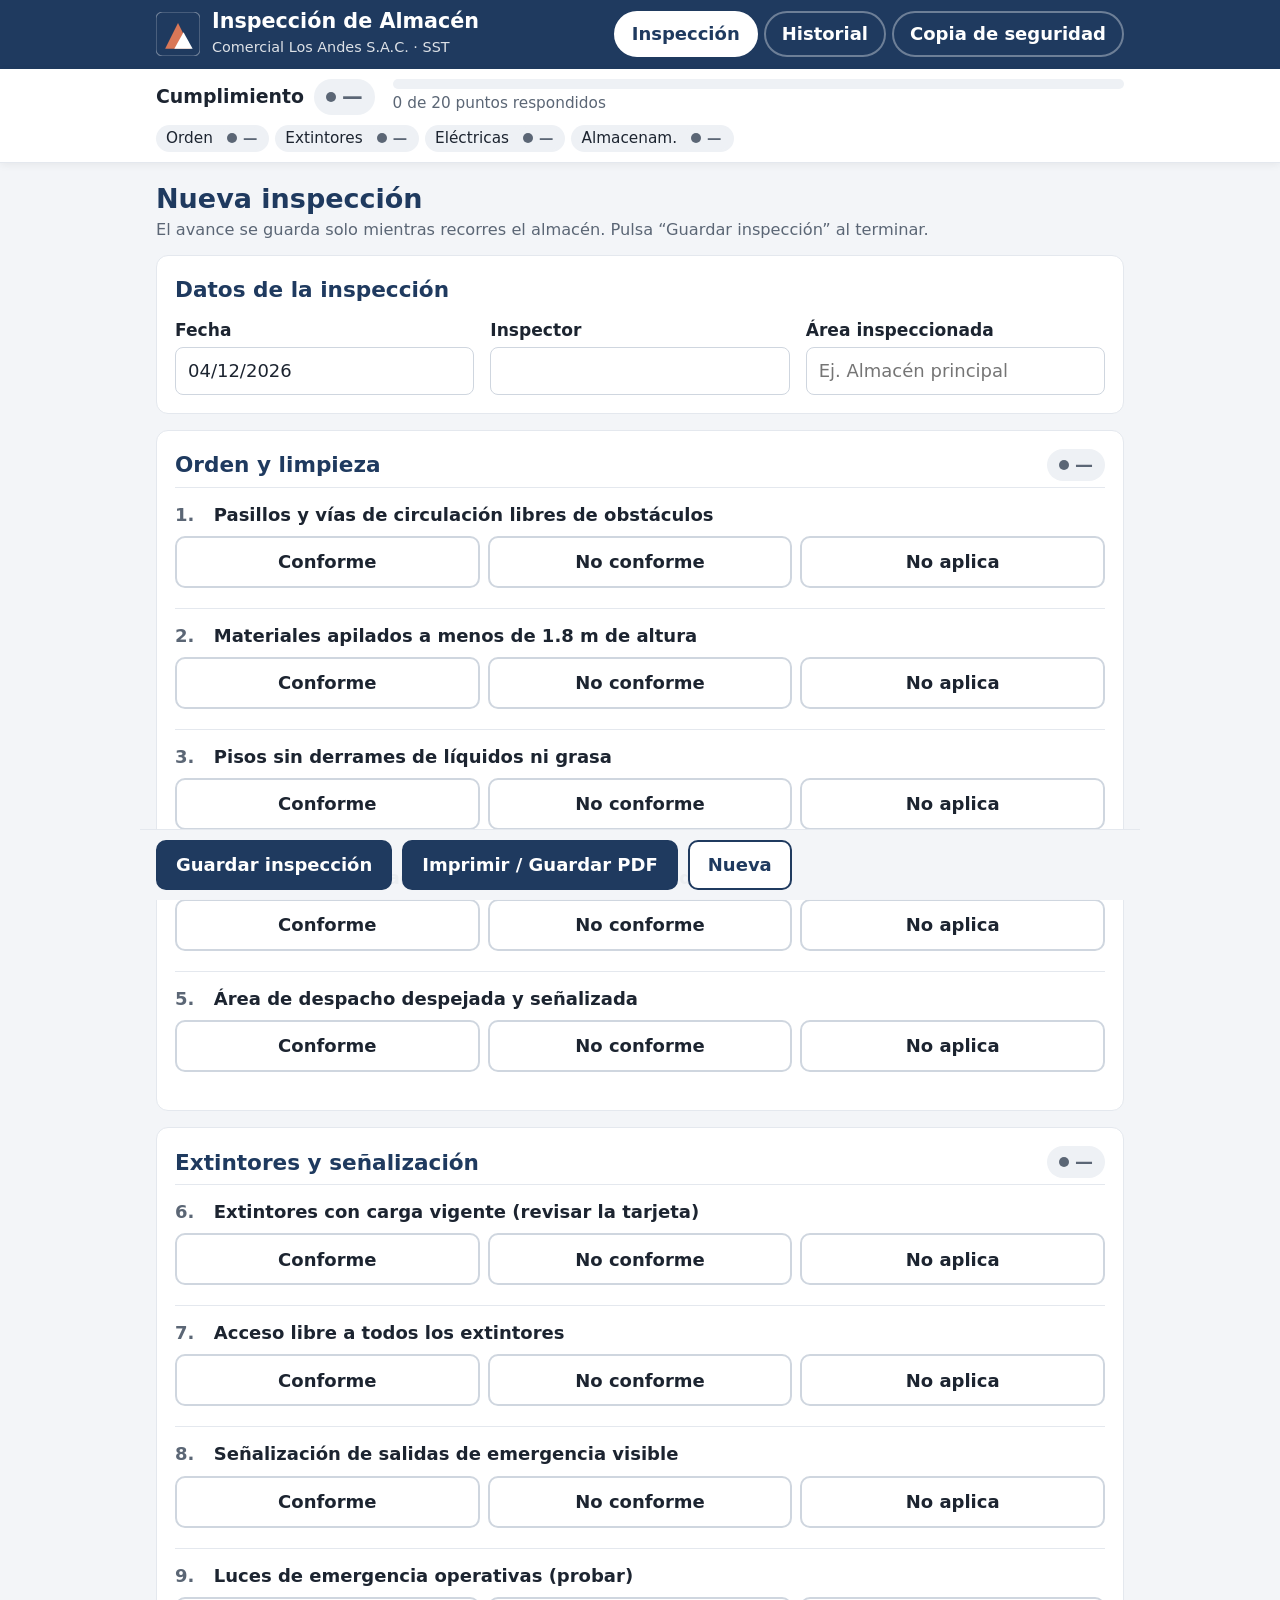
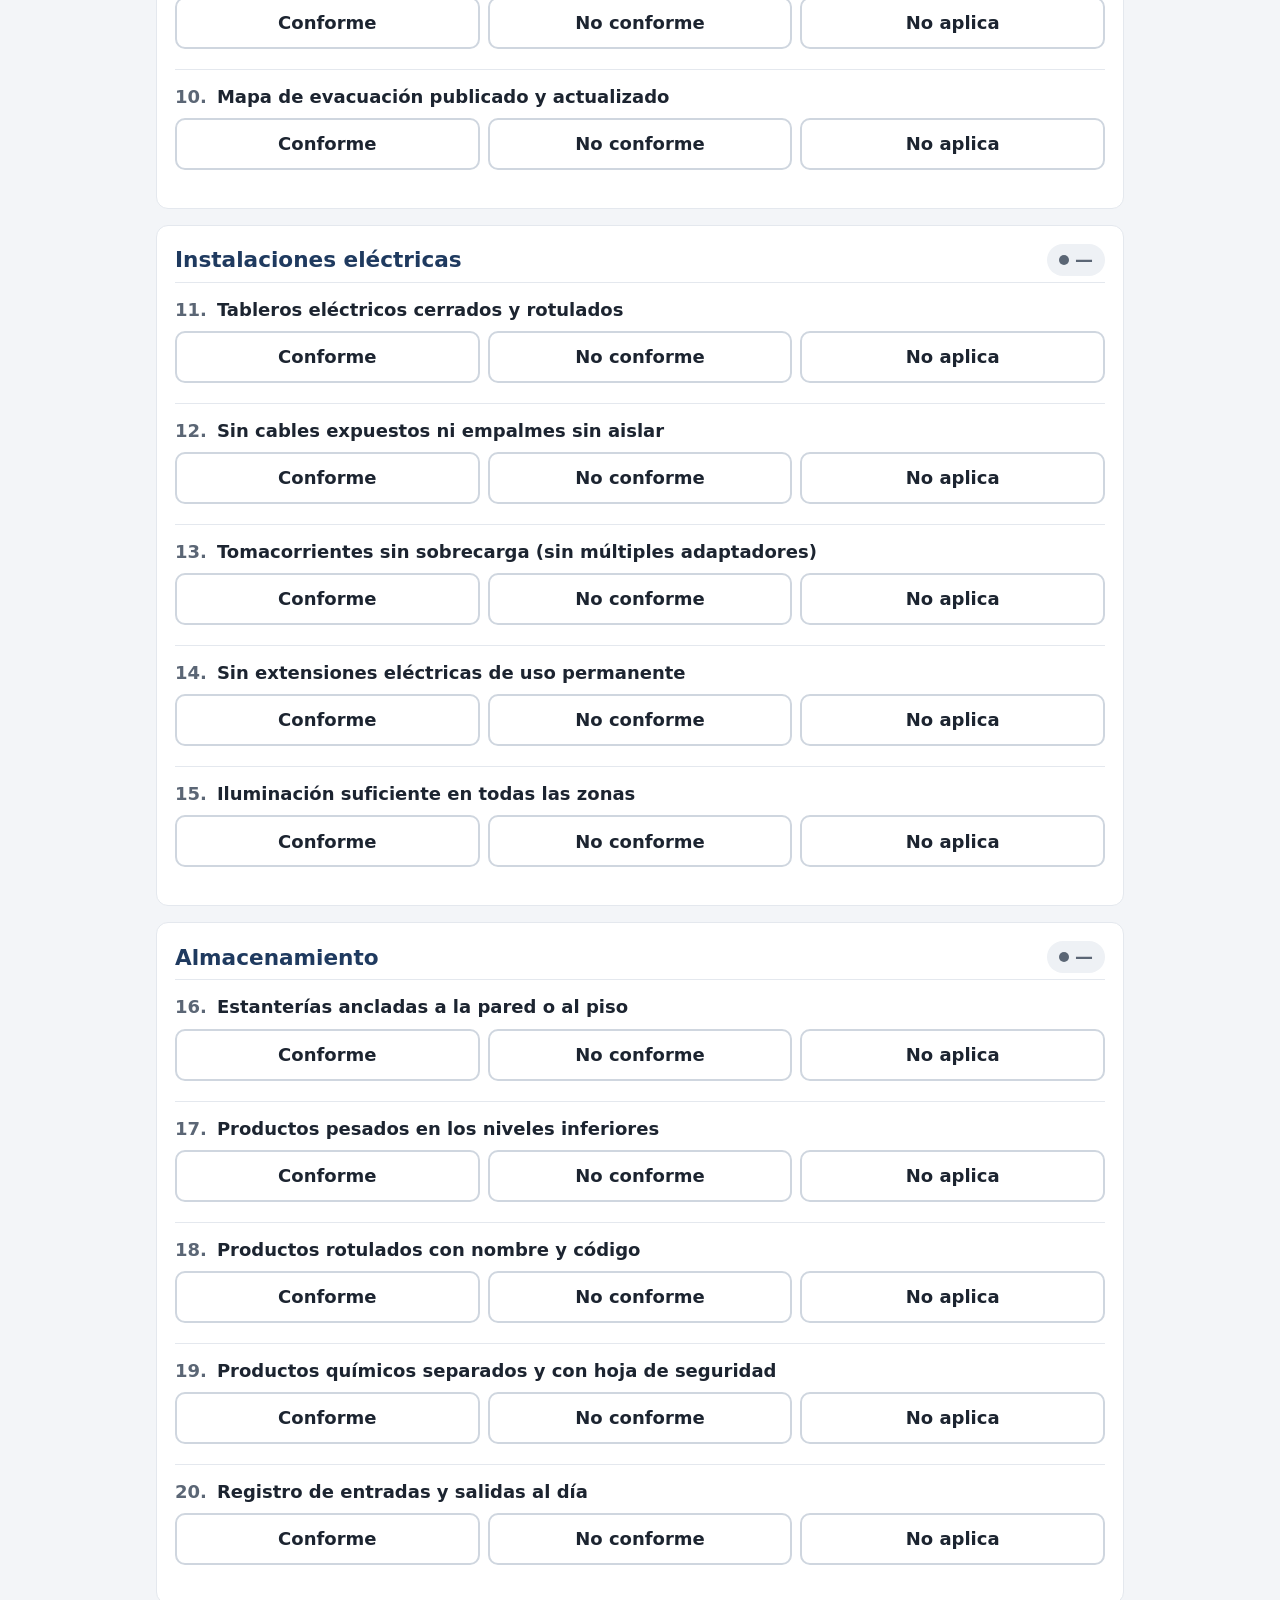
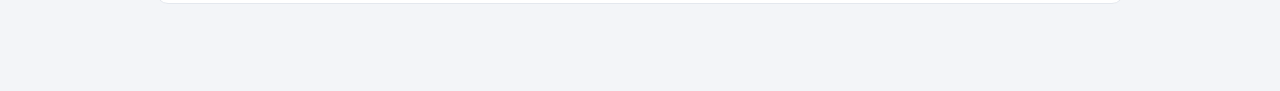
<file: inspeccion-almacen/Inspeccion_Almacen.html>
<!DOCTYPE html>
<html lang="es">
<head>
<meta charset="utf-8">
<meta name="viewport" content="width=device-width, initial-scale=1">
<title>Inspección de Almacén</title>
<style>
  :root {
    --navy: #1f3a5f;
    --navy-dark: #162b47;
    --naranja: #d97757;
    --fondo: #f3f5f8;
    --tarjeta: #ffffff;
    --texto: #1c2430;
    --suave: #5b6675;
    --borde: #cfd6df;
    --linea: #e4e8ee;
    --error: #b42318;
    --error-fondo: #fdecea;
    --verde: #1d7a3e;
    --verde-fondo: #e3f4e8;
    --ambar: #a35f00;
    --ambar-fondo: #fff1d6;
    --rojo: #c0261b;
    --rojo-fondo: #fde6e3;
    --gris-fondo: #eef1f5;
  }
  * { box-sizing: border-box; }
  html { font-size: 18px; -webkit-text-size-adjust: 100%; }
  body { margin: 0; background: var(--fondo); color: var(--texto); font-family: "Segoe UI", system-ui, -apple-system, Roboto, "Helvetica Neue", Arial, sans-serif; line-height: 1.45; }
  button, input, select, textarea { font: inherit; color: inherit; }
  [hidden] { display: none !important; }

  /* ---------- Cabecera ---------- */
  .top { background: var(--navy); color: #fff; }
  .top-in { max-width: 1000px; margin: 0 auto; padding: 10px 16px; display: flex; align-items: center; gap: 12px 16px; flex-wrap: wrap; }
  .marca { display: flex; align-items: center; gap: 12px; margin-right: auto; }
  .marca svg { width: 44px; height: 44px; flex: none; }
  .marca b { display: block; font-size: 1.15rem; line-height: 1.1; }
  .marca span { font-size: .8rem; opacity: .85; }
  .tabs { display: flex; gap: 6px; flex-wrap: wrap; }
  .tab { background: transparent; border: 2px solid rgba(255,255,255,.35); color: #fff; padding: 8px 16px; border-radius: 999px; cursor: pointer; font-weight: 600; min-height: 44px; }
  .tab:hover { border-color: #fff; }
  .tab[aria-selected="true"] { background: #fff; color: var(--navy); border-color: #fff; }

  main { max-width: 1000px; margin: 0 auto; padding: 16px 16px 40px; }
  h1 { font-size: 1.5rem; margin: 0 0 4px; color: var(--navy); }
  h2 { font-size: 1.2rem; margin: 0 0 12px; color: var(--navy); }
  .sub { color: var(--suave); margin: 0 0 16px; }
  .card { background: var(--tarjeta); border: 1px solid var(--linea); border-radius: 12px; padding: 18px; margin-bottom: 16px; }

  /* ---------- Botones ---------- */
  .btn { display: inline-flex; align-items: center; justify-content: center; gap: 8px; min-height: 48px; padding: 10px 18px; border-radius: 10px; border: 2px solid var(--navy); background: #fff; color: var(--navy); font-weight: 700; cursor: pointer; text-align: center; }
  .btn:hover { background: #eef2f7; }
  .btn.primario { background: var(--navy); color: #fff; }
  .btn.primario:hover { background: var(--navy-dark); }
  .btn.peligro { border-color: var(--error); color: var(--error); }
  .btn.peligro:hover { background: var(--error-fondo); }
  .btn.peligro.lleno { background: var(--error); color: #fff; }
  .btn.chico { min-height: 40px; padding: 6px 12px; font-size: .9rem; border-width: 1.5px; }
  .acciones { display: flex; gap: 10px; flex-wrap: wrap; align-items: center; }
  button:focus-visible, input:focus, select:focus, textarea:focus { outline: 3px solid rgba(31,58,95,.35); outline-offset: 1px; }

  /* ---------- Formularios ---------- */
  .grid { display: grid; grid-template-columns: repeat(3, 1fr); gap: 12px 16px; }
  .grid2 { display: grid; grid-template-columns: repeat(2, 1fr); gap: 12px 16px; }
  .full { grid-column: 1 / -1; }
  .campo label, .campo .etq { display: block; font-weight: 600; margin-bottom: 4px; font-size: .95rem; }
  .opc { font-weight: 400; color: var(--suave); font-size: .85rem; }
  input[type="text"], input[type="search"], textarea, select { width: 100%; padding: 10px 12px; border: 1.5px solid var(--borde); border-radius: 8px; background: #fff; min-height: 48px; }
  textarea { min-height: 76px; resize: vertical; }
  .invalido { border-color: var(--error) !important; background: var(--error-fondo) !important; }
  .error { color: var(--error); font-size: .9rem; font-weight: 600; margin-top: 4px; }
  .error:empty { display: none; }
  .ayuda { color: var(--suave); font-size: .85rem; margin-top: 4px; }

  /* ---------- Semáforo ---------- */
  .sem { display: inline-flex; align-items: center; gap: 6px; border-radius: 999px; padding: 3px 12px; font-weight: 800; font-variant-numeric: tabular-nums; white-space: nowrap; }
  .sem::before { content: ""; width: 10px; height: 10px; border-radius: 50%; background: currentColor; }
  .sem.verde { background: var(--verde-fondo); color: var(--verde); }
  .sem.ambar { background: var(--ambar-fondo); color: var(--ambar); }
  .sem.rojo { background: var(--rojo-fondo); color: var(--rojo); }
  .sem.nd { background: var(--gris-fondo); color: var(--suave); }

  /* ---------- Resumen fijo ---------- */
  .resumen { position: sticky; top: 0; z-index: 15; background: var(--tarjeta); border-bottom: 1px solid var(--linea); box-shadow: 0 2px 8px rgba(0,0,0,.06); }
  .resumen-in { max-width: 1000px; margin: 0 auto; padding: 10px 16px; display: flex; align-items: center; gap: 10px 18px; flex-wrap: wrap; }
  .resumen .gen { font-size: 1.05rem; font-weight: 700; display: flex; align-items: center; gap: 10px; }
  .resumen .gen .sem { font-size: 1.15rem; }
  .progreso { flex: 1 1 200px; }
  .progreso .barra { height: 10px; background: var(--gris-fondo); border-radius: 999px; overflow: hidden; }
  .progreso .barra i { display: block; height: 100%; background: var(--navy); width: 0; transition: width .2s; }
  .progreso small { color: var(--suave); font-size: .85rem; }
  .secciones-mini { display: flex; gap: 6px; flex-wrap: wrap; width: 100%; font-size: .85rem; }
  .secciones-mini a { text-decoration: none; color: var(--texto); display: inline-flex; gap: 6px; align-items: center; background: var(--gris-fondo); border-radius: 999px; padding: 2px 4px 2px 10px; }
  .secciones-mini .sem { padding: 1px 8px; font-size: .8rem; }

  /* ---------- Puntos del checklist ---------- */
  .seccion-cab { display: flex; justify-content: space-between; align-items: center; gap: 10px; flex-wrap: wrap; margin-bottom: 6px; }
  .seccion-cab h2 { margin: 0; }
  .punto { border-top: 1px solid var(--linea); padding: 14px 0; scroll-margin-top: 150px; }
  .punto:first-of-type { border-top: 0; }
  .punto .txt { font-weight: 600; margin-bottom: 8px; display: flex; gap: 10px; }
  .punto .txt .n { color: var(--suave); font-variant-numeric: tabular-nums; min-width: 1.6em; }
  .opciones { display: grid; grid-template-columns: repeat(3, 1fr); gap: 8px; }
  .opciones label { display: flex; align-items: center; justify-content: center; min-height: 52px; padding: 6px 8px; border: 2px solid var(--borde); border-radius: 10px; cursor: pointer; font-weight: 700; text-align: center; background: #fff; line-height: 1.2; }
  .opciones input { position: absolute; opacity: 0; pointer-events: none; }
  .opciones label:has(input:focus-visible) { outline: 3px solid rgba(31,58,95,.35); }
  .opciones label.op-C:has(input:checked) { background: var(--verde); border-color: var(--verde); color: #fff; }
  .opciones label.op-NC:has(input:checked) { background: var(--rojo); border-color: var(--rojo); color: #fff; }
  .opciones label.op-NA:has(input:checked) { background: #6b7685; border-color: #6b7685; color: #fff; }
  .punto.sin-responder .opciones label { border-color: var(--error); }
  .punto .falta { color: var(--error); font-weight: 600; font-size: .9rem; margin-top: 6px; }
  .hallazgo { margin-top: 12px; background: var(--rojo-fondo); border-radius: 10px; padding: 14px; display: grid; gap: 12px; }
  .hallazgo .campo label { color: #7a1a12; }
  .hallazgo input, .hallazgo textarea { background: #fff; }
  .foto-prev { display: flex; gap: 12px; align-items: flex-start; flex-wrap: wrap; }
  .foto-prev img { max-width: 220px; max-height: 180px; border-radius: 8px; border: 1px solid var(--borde); display: block; }
  .btn-foto { position: relative; overflow: hidden; }
  .btn-foto input { position: absolute; inset: 0; opacity: 0; cursor: pointer; }

  .barra-final { position: sticky; bottom: 0; z-index: 15; background: rgba(243,245,248,.97); border-top: 1px solid var(--linea); padding: 10px 16px; margin: 0 -16px -40px; }
  .barra-final .acciones { max-width: 1000px; margin: 0 auto; }
  .aviso-general { color: var(--error); font-weight: 700; flex-basis: 100%; }
  .aviso-general:empty { display: none; }
  .estado { color: var(--suave); font-size: .9rem; margin: -4px 0 14px; }

  /* ---------- Historial ---------- */
  .tabla-caja { overflow-x: auto; }
  table { width: 100%; border-collapse: collapse; font-size: .92rem; }
  th { text-align: left; color: var(--suave); font-size: .78rem; text-transform: uppercase; letter-spacing: .04em; padding: 8px; border-bottom: 2px solid var(--linea); white-space: nowrap; }
  td { padding: 10px 8px; border-bottom: 1px solid var(--linea); vertical-align: middle; }
  .c { text-align: center; }
  .dif { font-size: .8rem; font-weight: 700; display: block; margin-top: 2px; }
  .dif.sube { color: var(--verde); }
  .dif.baja { color: var(--rojo); }
  .dif.igual { color: var(--suave); }
  .grafico { display: grid; gap: 8px; margin-top: 8px; }
  .grafico .fila { display: grid; grid-template-columns: 110px 1fr 70px; gap: 10px; align-items: center; font-size: .9rem; }
  .grafico .pista { height: 22px; background: var(--gris-fondo); border-radius: 6px; position: relative; overflow: hidden; }
  .grafico .pista i { position: absolute; inset: 0 auto 0 0; border-radius: 6px; }
  .grafico .pista .m90, .grafico .pista .m75 { position: absolute; top: 0; bottom: 0; width: 0; border-left: 2px dashed rgba(0,0,0,.25); }
  .grafico .val { text-align: right; font-weight: 700; font-variant-numeric: tabular-nums; }
  .leyenda { display: flex; gap: 14px; flex-wrap: wrap; font-size: .85rem; color: var(--suave); margin-top: 8px; }
  .hist-item { display: grid; grid-template-columns: 1fr auto; gap: 8px 16px; padding: 14px 0; border-top: 1px solid var(--linea); align-items: center; }
  .hist-item:first-child { border-top: 0; }
  .hist-item .t { font-weight: 700; }
  .hist-item .s { color: var(--suave); font-size: .9rem; }
  .hist-item .acciones { grid-column: 1 / -1; gap: 6px; }
  .vacio { color: var(--suave); text-align: center; padding: 24px 10px; }

  /* ---------- Modal y toast ---------- */
  .velo { position: fixed; inset: 0; background: rgba(15,25,40,.55); z-index: 50; display: flex; align-items: center; justify-content: center; padding: 16px; }
  .modal { background: #fff; border-radius: 14px; padding: 22px; max-width: 480px; width: 100%; box-shadow: 0 20px 50px rgba(0,0,0,.3); }
  .modal h3 { margin: 0 0 8px; font-size: 1.25rem; color: var(--navy); }
  .modal p { margin: 0 0 18px; }
  .modal .acciones { justify-content: flex-end; }
  .toast { position: fixed; left: 50%; bottom: 90px; transform: translateX(-50%); z-index: 60; background: var(--texto); color: #fff; padding: 12px 20px; border-radius: 10px; max-width: calc(100% - 32px); box-shadow: 0 8px 24px rgba(0,0,0,.25); font-weight: 600; }
  .banner { background: var(--error-fondo); color: var(--error); padding: 12px 16px; border-radius: 10px; margin-bottom: 14px; font-weight: 600; }
  .medidor { height: 12px; background: var(--gris-fondo); border-radius: 999px; overflow: hidden; margin: 8px 0 4px; }
  .medidor i { display: block; height: 100%; background: var(--navy); }

  @media (max-width: 760px) {
    html { font-size: 17px; }
    .tabs { width: 100%; }
    .tab { flex: 1; padding: 8px 6px; font-size: .9rem; }
    .grid, .grid2 { grid-template-columns: 1fr; }
    .card { padding: 14px; }
    .opciones label { font-size: .88rem; padding: 6px 4px; }
    .barra-final .btn { flex: 1 1 0; padding: 6px; font-size: .88rem; line-height: 1.2; }
    .barra-final .acciones { gap: 6px; }
    .grafico .fila { grid-template-columns: 76px 1fr 58px; }
    .resumen .secciones-mini { display: none; }
    .modal .acciones .btn { flex: 1 1 auto; }
  }

  /* ---------- Informe para imprimir ---------- */
  #informe { display: none; }
  @media print {
    @page { size: A4; margin: 14mm 14mm 16mm; }
    html { font-size: 10.5pt; }
    body { background: #fff; }
    .app, .velo, .toast { display: none !important; }
    #informe { display: block; color: #111; }
    * { -webkit-print-color-adjust: exact; print-color-adjust: exact; }
  }
  .inf { font-size: 10pt; line-height: 1.4; }
  .inf-cab { display: flex; justify-content: space-between; align-items: flex-start; gap: 16px; padding-bottom: 10px; border-bottom: 3px solid var(--navy); }
  .inf-marca { display: flex; gap: 12px; align-items: center; }
  .inf-marca svg { width: 58px; height: 58px; }
  .inf-marca .nom { font-size: 19pt; font-weight: 800; color: var(--navy); line-height: 1; }
  .inf-marca .raz { color: #555; margin-top: 3px; }
  .inf-tit { text-align: right; }
  .inf-tit b { display: block; font-size: 12.5pt; color: var(--navy); }
  .inf h4 { font-size: 9.5pt; text-transform: uppercase; letter-spacing: .08em; color: var(--navy); margin: 16px 0 6px; page-break-after: avoid; }
  .inf-datos { display: grid; grid-template-columns: repeat(3, 1fr); gap: 4px 20px; background: #f1f4f8; padding: 10px 14px; border-radius: 6px; }
  .inf-datos span { display: block; color: #555; font-size: 8.5pt; }
  .inf-res { display: flex; gap: 16px; align-items: stretch; }
  .inf-gen { border: 2px solid; border-radius: 8px; padding: 10px 16px; text-align: center; min-width: 170px; }
  .inf-gen b { display: block; font-size: 24pt; line-height: 1.1; }
  .inf-gen.verde { border-color: var(--verde); color: var(--verde); background: var(--verde-fondo); }
  .inf-gen.ambar { border-color: var(--ambar); color: var(--ambar); background: var(--ambar-fondo); }
  .inf-gen.rojo { border-color: var(--rojo); color: var(--rojo); background: var(--rojo-fondo); }
  .inf-gen.nd { border-color: #999; color: #555; }
  .inf table { font-size: 9pt; }
  .inf th { background: var(--navy); color: #fff; padding: 5px 6px; font-size: 8.5pt; letter-spacing: 0; text-transform: none; border: 0; white-space: normal; }
  .inf td { padding: 5px 6px; border-bottom: 1px solid #d9dee5; vertical-align: top; }
  .inf tr { page-break-inside: avoid; }
  .inf .sem { padding: 0 8px; font-size: 8.5pt; }
  .est-C { color: var(--verde); font-weight: 700; }
  .est-NC { color: var(--rojo); font-weight: 700; }
  .est-NA { color: #666; }
  .inf-hall { border: 1px solid #d9dee5; border-left: 4px solid var(--rojo); border-radius: 6px; padding: 8px 12px; margin-bottom: 8px; page-break-inside: avoid; display: flex; gap: 14px; }
  .inf-hall .tx { flex: 1; }
  .inf-hall img { max-width: 62mm; max-height: 50mm; border-radius: 4px; border: 1px solid #ccc; }
  .inf-firma { margin-top: 50px; width: 260px; text-align: center; page-break-inside: avoid; }
  .inf-firma .raya { border-top: 1.5px solid #111; margin-bottom: 4px; }
  .inf-pie { margin-top: 18px; font-size: 8pt; color: #777; text-align: center; }
</style>
</head>
<body>

<div class="app">
  <header class="top">
    <div class="top-in">
      <div class="marca">
        <svg viewBox="0 0 120 120" aria-hidden="true"><rect width="120" height="120" rx="18" fill="#1f3a5f" stroke="rgba(255,255,255,.35)" stroke-width="3"/><polygon points="60,30 25,100 95,100" fill="#d97757"/><polygon points="75,55 50,100 100,100" fill="#fff"/></svg>
        <div><b>Inspección de Almacén</b><span>Comercial Los Andes S.A.C. · SST</span></div>
      </div>
      <nav class="tabs" role="tablist">
        <button class="tab" role="tab" data-vista="inspeccion" aria-selected="true">Inspección</button>
        <button class="tab" role="tab" data-vista="historial" aria-selected="false">Historial</button>
        <button class="tab" role="tab" data-vista="respaldo" aria-selected="false">Copia de seguridad</button>
      </nav>
    </div>
  </header>

  <!-- Resumen fijo mientras se recorre el almacén -->
  <div class="resumen" id="resumen">
    <div class="resumen-in">
      <div class="gen">Cumplimiento <span class="sem nd" id="r-gen">—</span></div>
      <div class="progreso">
        <div class="barra"><i id="r-barra"></i></div>
        <small id="r-prog">0 de 20 puntos respondidos</small>
      </div>
      <div class="secciones-mini" id="r-secciones"></div>
    </div>
  </div>

  <main>
    <div id="banner-almacen" class="banner" hidden>Este navegador no permite guardar datos (modo privado o bloqueado). Lo que registres se perderá al cerrar. Usa “Descargar copia de seguridad”.</div>

    <!-- ================= INSPECCIÓN ================= -->
    <section id="vista-inspeccion">
      <h1 id="titulo-insp">Nueva inspección</h1>
      <p class="estado" id="estado"></p>

      <div class="card">
        <h2>Datos de la inspección</h2>
        <div class="grid">
          <div class="campo">
            <label for="fecha">Fecha</label>
            <input type="text" id="fecha" inputmode="numeric" maxlength="10" placeholder="dd/mm/aaaa">
            <div class="error" id="err-fecha"></div>
          </div>
          <div class="campo">
            <label for="inspector">Inspector</label>
            <input type="text" id="inspector" autocomplete="name">
            <div class="error" id="err-inspector"></div>
          </div>
          <div class="campo">
            <label for="area">Área inspeccionada</label>
            <input type="text" id="area" list="areas" placeholder="Ej. Almacén principal">
            <datalist id="areas"></datalist>
            <div class="error" id="err-area"></div>
          </div>
        </div>
      </div>

      <div id="checklist"></div>

      <div class="barra-final">
        <div class="acciones">
          <span class="aviso-general" id="aviso-general"></span>
          <button class="btn primario" id="btn-guardar">Guardar inspección</button>
          <button class="btn primario" id="btn-informe">Imprimir / Guardar PDF</button>
          <button class="btn" id="btn-nueva">Nueva</button>
        </div>
      </div>
    </section>

    <!-- ================= HISTORIAL ================= -->
    <section id="vista-historial" hidden>
      <h1>Historial de inspecciones</h1>
      <p class="sub">Compara el cumplimiento mes a mes y vuelve a abrir o imprimir inspecciones anteriores.</p>
      <div class="card">
        <h2>Cumplimiento general por mes</h2>
        <div id="grafico"></div>
      </div>
      <div class="card">
        <h2>Comparación por sección</h2>
        <div class="tabla-caja" id="comparacion"></div>
      </div>
      <div class="card">
        <h2>Inspecciones guardadas</h2>
        <div id="lista-hist"></div>
      </div>
    </section>

    <!-- ================= RESPALDO ================= -->
    <section id="vista-respaldo" hidden>
      <h1>Copia de seguridad</h1>
      <p class="sub">Los datos y las fotos se guardan solos en este navegador. Descarga una copia después de cada inspección para no perder nada si cambias de celular o se borra el navegador.</p>
      <div class="card">
        <h2>Espacio usado</h2>
        <div class="medidor"><i id="medidor"></i></div>
        <p id="espacio" style="margin:0"></p>
      </div>
      <div class="card">
        <h2>Descargar copia de seguridad</h2>
        <p id="resumen-datos" style="margin-top:0"></p>
        <button class="btn primario" id="btn-descargar">Descargar copia de seguridad</button>
      </div>
      <div class="card">
        <h2>Cargar copia de seguridad</h2>
        <p style="margin-top:0">Reemplaza los datos de este navegador por los de un archivo de copia (.json).</p>
        <button class="btn" id="btn-cargar">Cargar copia de seguridad</button>
        <input type="file" id="archivo" accept=".json,application/json" hidden>
        <div class="error" id="err-archivo"></div>
      </div>
    </section>
  </main>
</div>

<div id="informe"></div>

<script>
"use strict";

/* =====================================================================
   Checklist (de Checklist_Inspeccion_Almacen.xlsx)
   ===================================================================== */
const PUNTOS = [
  ["Orden y limpieza", 1, "Pasillos y vías de circulación libres de obstáculos"],
  ["Orden y limpieza", 2, "Materiales apilados a menos de 1.8 m de altura"],
  ["Orden y limpieza", 3, "Pisos sin derrames de líquidos ni grasa"],
  ["Orden y limpieza", 4, "Residuos depositados en contenedores rotulados"],
  ["Orden y limpieza", 5, "Área de despacho despejada y señalizada"],
  ["Extintores y señalización", 6, "Extintores con carga vigente (revisar la tarjeta)"],
  ["Extintores y señalización", 7, "Acceso libre a todos los extintores"],
  ["Extintores y señalización", 8, "Señalización de salidas de emergencia visible"],
  ["Extintores y señalización", 9, "Luces de emergencia operativas (probar)"],
  ["Extintores y señalización", 10, "Mapa de evacuación publicado y actualizado"],
  ["Instalaciones eléctricas", 11, "Tableros eléctricos cerrados y rotulados"],
  ["Instalaciones eléctricas", 12, "Sin cables expuestos ni empalmes sin aislar"],
  ["Instalaciones eléctricas", 13, "Tomacorrientes sin sobrecarga (sin múltiples adaptadores)"],
  ["Instalaciones eléctricas", 14, "Sin extensiones eléctricas de uso permanente"],
  ["Instalaciones eléctricas", 15, "Iluminación suficiente en todas las zonas"],
  ["Almacenamiento", 16, "Estanterías ancladas a la pared o al piso"],
  ["Almacenamiento", 17, "Productos pesados en los niveles inferiores"],
  ["Almacenamiento", 18, "Productos rotulados con nombre y código"],
  ["Almacenamiento", 19, "Productos químicos separados y con hoja de seguridad"],
  ["Almacenamiento", 20, "Registro de entradas y salidas al día"]
].map(([seccion, n, texto]) => ({ seccion, n, texto }));
const SECCIONES = [...new Set(PUNTOS.map(p => p.seccion))];
const SEC_CORTA = { "Orden y limpieza": "Orden", "Extintores y señalización": "Extintores", "Instalaciones eléctricas": "Eléctricas", "Almacenamiento": "Almacenam." };
const ESTADOS = { C: "Conforme", NC: "No conforme", NA: "No aplica" };
const MESES = ["enero","febrero","marzo","abril","mayo","junio","julio","agosto","septiembre","octubre","noviembre","diciembre"];
const CLAVE = "inspeccion_almacen_losandes_v1";
const FOTO_LADO_MAX = 1000, FOTO_CALIDAD = 0.6;
const LOGO_SVG = '<svg viewBox="0 0 120 120" aria-hidden="true"><rect width="120" height="120" rx="18" fill="#1f3a5f"/><polygon points="60,30 25,100 95,100" fill="#d97757"/><polygon points="75,55 50,100 100,100" fill="#fff"/></svg>';

/* =====================================================================
   Utilidades
   ===================================================================== */
const $ = s => document.querySelector(s);
const esc = s => String(s == null ? "" : s).replace(/[&<>"']/g, c => ({ "&": "&amp;", "<": "&lt;", ">": "&gt;", '"': "&quot;", "'": "&#39;" }[c]));
const pad = n => String(n).padStart(2, "0");
const uid = () => Date.now().toString(36) + Math.random().toString(36).slice(2, 8);
const fFecha = d => pad(d.getDate()) + "/" + pad(d.getMonth() + 1) + "/" + d.getFullYear();
const hoy = () => fFecha(new Date());
function leerFecha(s) {
  const m = /^(\d{1,2})\/(\d{1,2})\/(\d{4})$/.exec(String(s || "").trim());
  if (!m) return null;
  const d = new Date(+m[3], +m[2] - 1, +m[1]);
  return d.getDate() === +m[1] && d.getMonth() === +m[2] - 1 && +m[3] >= 2000 ? d : null;
}
const ordenFecha = s => { const d = leerFecha(s); return d ? d.getTime() : 0; };
// Porcentaje truncado a 1 decimal para que el semáforo y el número mostrado coincidan (89.96 → 89.9, ámbar)
const pctTxt = p => p == null ? "—" : String(Math.floor(p * 10) / 10) + " %";
const color = p => p == null ? "nd" : p >= 90 ? "verde" : p >= 75 ? "ambar" : "rojo";
const NOMBRE_COLOR = { verde: "Verde", ambar: "Ámbar", rojo: "Rojo", nd: "Sin dato" };
const sem = p => `<span class="sem ${color(p)}">${pctTxt(p)}</span>`;

/* =====================================================================
   Cálculo de cumplimiento
   ===================================================================== */
// completo = true aplica la fórmula oficial: conformes / (total − no aplica).
// Mientras faltan puntos se muestra un valor parcial sobre los puntos ya respondidos.
function calcular(resp, puntos = PUNTOS) {
  let c = 0, nc = 0, na = 0;
  puntos.forEach(p => {
    const e = resp[p.n] && resp[p.n].estado;
    if (e === "C") c++; else if (e === "NC") nc++; else if (e === "NA") na++;
  });
  const respondidos = c + nc + na, total = puntos.length;
  const completo = respondidos === total;
  const base = completo ? total - na : c + nc;
  return { c, nc, na, respondidos, total, completo, pct: base > 0 ? (c / base) * 100 : null };
}
const porSeccion = resp => SECCIONES.map(s => ({ seccion: s, ...calcular(resp, PUNTOS.filter(p => p.seccion === s)) }));

/* =====================================================================
   Almacenamiento
   ===================================================================== */
let DB = { inspecciones: [], borrador: null, inspector: "" };
let almacenOK = true;
function cargarDB() {
  try {
    const raw = localStorage.getItem(CLAVE);
    if (raw) DB = Object.assign(DB, JSON.parse(raw));
    localStorage.setItem(CLAVE + "_p", "1");
    localStorage.removeItem(CLAVE + "_p");
  } catch (e) { almacenOK = false; }
}
let avisoLleno = false;
function guardarDB() {
  try {
    localStorage.setItem(CLAVE, JSON.stringify(DB));
    avisoLleno = false;
    return true;
  } catch (e) {
    // Sin almacenamiento (modo privado): se sigue trabajando en memoria; el aviso rojo ya lo explica
    if (!almacenOK) { $("#banner-almacen").hidden = false; return true; }
    if (!avisoLleno) {
      avisoLleno = true;
      confirmar({
        titulo: "Memoria del navegador llena",
        mensaje: "No se pudo guardar el último cambio porque no queda espacio (las fotos ocupan mucho). Descarga una copia de seguridad y luego elimina inspecciones antiguas del historial para liberar espacio.",
        si: "Entendido", peligro: false, soloOk: true
      });
    }
    return false;
  }
}
const bytesUsados = () => { try { return (localStorage.getItem(CLAVE) || "").length * 2; } catch (e) { return 0; } };

/* =====================================================================
   Toast y confirmación
   ===================================================================== */
let toastTimer;
function aviso(msg) {
  let t = $(".toast");
  if (!t) { t = document.createElement("div"); t.className = "toast"; t.setAttribute("role", "status"); document.body.appendChild(t); }
  t.textContent = msg; t.hidden = false;
  clearTimeout(toastTimer);
  toastTimer = setTimeout(() => { t.hidden = true; }, 3200);
}
function confirmar({ titulo, mensaje, si = "Sí, borrar", no = "Cancelar", peligro = true, soloOk = false }) {
  return new Promise(resolve => {
    const velo = document.createElement("div");
    velo.className = "velo";
    velo.innerHTML = `<div class="modal" role="alertdialog" aria-modal="true" aria-labelledby="m-t">
      <h3 id="m-t">${esc(titulo)}</h3><p>${esc(mensaje)}</p>
      <div class="acciones">${soloOk ? "" : `<button class="btn" data-r="0">${esc(no)}</button>`}
      <button class="btn ${peligro ? "peligro lleno" : "primario"}" data-r="1">${esc(si)}</button></div></div>`;
    const previo = document.activeElement;
    const cerrar = r => { velo.remove(); document.removeEventListener("keydown", tecla); if (previo && previo.focus) previo.focus({ preventScroll: true }); resolve(r); };
    const tecla = e => { if (e.key === "Escape") cerrar(false); };
    velo.addEventListener("click", e => {
      if (e.target === velo) return cerrar(false);
      const b = e.target.closest("[data-r]");
      if (b) cerrar(b.dataset.r === "1");
    });
    document.addEventListener("keydown", tecla);
    document.body.appendChild(velo);
    velo.querySelector(soloOk ? '[data-r="1"]' : '[data-r="0"]').focus();
  });
}

/* =====================================================================
   Editor de inspección
   ===================================================================== */
let ed;
const editorVacio = () => ({ id: null, fecha: hoy(), inspector: DB.inspector || "", area: "", resp: {}, sucio: false });
const resp = n => (ed.resp[n] = ed.resp[n] || { estado: "", obs: "", foto: "", accion: "", responsable: "", limite: "" });

function pintarChecklist() {
  $("#checklist").innerHTML = SECCIONES.map((s, i) => `
    <div class="card" id="sec-${i}">
      <div class="seccion-cab"><h2>${esc(s)}</h2><span class="sem nd" data-sem-sec="${i}">—</span></div>
      ${PUNTOS.filter(p => p.seccion === s).map(pintarPunto).join("")}
    </div>`).join("");
}
function pintarPunto(p) {
  const r = ed.resp[p.n] || {};
  return `<div class="punto" id="p-${p.n}" data-n="${p.n}">
    <div class="txt"><span class="n">${p.n}.</span><span>${esc(p.texto)}</span></div>
    <div class="opciones" role="radiogroup" aria-label="Punto ${p.n}">
      ${Object.entries(ESTADOS).map(([k, v]) => `<label class="op-${k}"><input type="radio" name="e-${p.n}" value="${k}" ${r.estado === k ? "checked" : ""}><span>${v}</span></label>`).join("")}
    </div>
    <div class="falta" data-falta></div>
    <div class="hallazgo" data-hallazgo ${r.estado === "NC" ? "" : "hidden"}>${r.estado === "NC" ? htmlHallazgo(p.n) : ""}</div>
  </div>`;
}
function htmlHallazgo(n) {
  const r = resp(n);
  return `
    <div class="campo">
      <label for="obs-${n}">Observación (obligatoria)</label>
      <textarea id="obs-${n}" data-k="obs" placeholder="Describe qué encontraste y dónde">${esc(r.obs)}</textarea>
      <div class="error" id="err-obs-${n}"></div>
    </div>
    <div class="campo">
      <span class="etq">Foto <span class="opc">(opcional)</span></span>
      <div class="foto-prev">
        ${r.foto ? `<img src="${r.foto}" alt="Foto del hallazgo del punto ${n}">` : ""}
        <div class="acciones">
          <span class="btn chico btn-foto">${r.foto ? "Cambiar foto" : "Tomar o adjuntar foto"}<input type="file" accept="image/*" capture="environment" data-foto="${n}" aria-label="Foto del punto ${n}"></span>
          ${r.foto ? `<button type="button" class="btn chico peligro" data-quitar-foto="${n}">Quitar foto</button>` : ""}
        </div>
      </div>
      <div class="error" id="err-foto-${n}"></div>
    </div>
    <div class="campo">
      <label for="acc-${n}">Acción correctiva</label>
      <textarea id="acc-${n}" data-k="accion" placeholder="Qué se hará para corregirlo">${esc(r.accion)}</textarea>
    </div>
    <div class="grid2">
      <div class="campo">
        <label for="resp-${n}">Responsable</label>
        <input type="text" id="resp-${n}" data-k="responsable" value="${esc(r.responsable)}">
      </div>
      <div class="campo">
        <label for="lim-${n}">Fecha límite</label>
        <input type="text" id="lim-${n}" data-k="limite" inputmode="numeric" maxlength="10" placeholder="dd/mm/aaaa" value="${esc(r.limite)}">
        <div class="error" id="err-limite-${n}"></div>
      </div>
    </div>`;
}

function pintarResumen() {
  const g = calcular(ed.resp);
  const el = $("#r-gen");
  el.className = "sem " + color(g.pct);
  el.textContent = pctTxt(g.pct) + (g.completo || g.pct == null ? "" : " parcial");
  $("#r-barra").style.width = (g.respondidos / g.total * 100) + "%";
  $("#r-prog").textContent = g.completo
    ? `20 de 20 respondidos · ${g.c} conformes, ${g.nc} no conformes, ${g.na} no aplica`
    : `${g.respondidos} de ${g.total} puntos respondidos${g.respondidos ? " · el porcentaje final se calcula al completar los 20" : ""}`;
  const secs = porSeccion(ed.resp);
  $("#r-secciones").innerHTML = secs.map((s, i) => `<a href="#sec-${i}">${esc(SEC_CORTA[s.seccion])} ${sem(s.pct)}</a>`).join("");
  secs.forEach((s, i) => {
    const e = document.querySelector(`[data-sem-sec="${i}"]`);
    if (e) { e.className = "sem " + color(s.pct); e.textContent = pctTxt(s.pct); }
  });
}

function pintarEstado() {
  const q = ed.id && DB.inspecciones.find(x => x.id === ed.id);
  $("#titulo-insp").textContent = q ? `Inspección del ${q.fecha}` : "Nueva inspección";
  $("#estado").textContent = q
    ? (ed.sucio ? "Tiene cambios sin guardar. El borrador está a salvo en este celular." : "Guardada en el historial.")
    : "El avance se guarda solo mientras recorres el almacén. Pulsa “Guardar inspección” al terminar.";
}

function marcarCambio() {
  ed.sucio = true;
  DB.borrador = ed;
  guardarDB();
  pintarEstado();
  $("#aviso-general").textContent = "";
}

function cargarEditor() {
  $("#fecha").value = ed.fecha;
  $("#inspector").value = ed.inspector;
  $("#area").value = ed.area;
  ["fecha", "inspector", "area"].forEach(id => ponerError($("#" + id), ""));
  $("#aviso-general").textContent = "";
  const areas = [...new Set(DB.inspecciones.map(q => q.area).filter(Boolean))];
  $("#areas").innerHTML = (areas.length ? areas : ["Almacén principal"]).map(a => `<option value="${esc(a)}">`).join("");
  pintarChecklist();
  pintarResumen();
  pintarEstado();
}

/* ---------- Validaciones ---------- */
function ponerError(input, msg, errEl) {
  input.classList.toggle("invalido", !!msg);
  input.setAttribute("aria-invalid", msg ? "true" : "false");
  const e = errEl || $("#err-" + input.id);
  if (e) e.textContent = msg || "";
}
const REGLAS = {
  fecha: v => leerFecha(v) ? "" : "Escribe una fecha válida con el formato dd/mm/aaaa (ej. " + hoy() + ").",
  inspector: v => v.trim() ? "" : "Escribe el nombre del inspector.",
  area: v => v.trim() ? "" : "Escribe el área inspeccionada."
};
const validarDato = id => { const el = $("#" + id), m = REGLAS[id](el.value); ponerError(el, m); return !m; };
function errLimite(n) {
  const v = resp(n).limite.trim();
  if (!v) return "";
  const d = leerFecha(v);
  if (!d) return "Fecha no válida. Usa dd/mm/aaaa.";
  const f = leerFecha(ed.fecha);
  if (f && d < f) return "La fecha límite no puede ser anterior a la fecha de la inspección.";
  return "";
}
const errObs = n => resp(n).estado === "NC" && !resp(n).obs.trim() ? "Escribe la observación: es obligatoria para un “No conforme”." : "";

["fecha", "inspector", "area"].forEach(id => {
  const el = $("#" + id);
  el.addEventListener("input", () => {
    if (id === "fecha") el.value = el.value.replace(/[^\d/]/g, "");
    ed[id] = el.value;
    if (id === "inspector") DB.inspector = el.value;
    if (el.classList.contains("invalido")) validarDato(id);
    marcarCambio();
  });
  el.addEventListener("blur", () => { if (el.value || id === "fecha") validarDato(id); });
});

/* ---------- Respuestas ---------- */
$("#checklist").addEventListener("change", e => {
  const radio = e.target.closest('input[type="radio"]');
  if (radio) {
    const punto = radio.closest(".punto"), n = +punto.dataset.n;
    const r = resp(n);
    r.estado = radio.value;
    punto.classList.remove("sin-responder");
    punto.querySelector("[data-falta]").textContent = "";
    const caja = punto.querySelector("[data-hallazgo]");
    if (r.estado === "NC") {
      caja.innerHTML = htmlHallazgo(n);
      caja.hidden = false;
    } else {
      caja.hidden = true;
      caja.innerHTML = "";
    }
    pintarResumen();
    marcarCambio();
    return;
  }
  const file = e.target.closest("[data-foto]");
  if (file && file.files[0]) adjuntarFoto(+file.dataset.foto, file.files[0]);
});
$("#checklist").addEventListener("input", e => {
  const el = e.target.closest("[data-k]");
  if (!el) return;
  const n = +el.closest(".punto").dataset.n, k = el.dataset.k;
  if (k === "limite") el.value = el.value.replace(/[^\d/]/g, "");
  resp(n)[k] = el.value;
  if (k === "obs" && el.classList.contains("invalido")) ponerError(el, errObs(n));
  if (k === "limite" && el.classList.contains("invalido")) ponerError(el, errLimite(n), $("#err-limite-" + n));
  marcarCambio();
});
$("#checklist").addEventListener("focusout", e => {
  const el = e.target.closest("[data-k]");
  if (!el) return;
  const n = +el.closest(".punto").dataset.n;
  if (el.dataset.k === "obs") ponerError(el, errObs(n));
  if (el.dataset.k === "limite") ponerError(el, errLimite(n), $("#err-limite-" + n));
});
$("#checklist").addEventListener("click", async e => {
  const b = e.target.closest("[data-quitar-foto]");
  if (!b) return;
  const n = +b.dataset.quitarFoto;
  const ok = await confirmar({ titulo: "¿Quitar la foto?", mensaje: `Se borrará la foto del punto ${n}.`, si: "Sí, quitar" });
  if (!ok) return;
  resp(n).foto = "";
  refrescarHallazgo(n);
  marcarCambio();
});
function refrescarHallazgo(n) {
  const caja = document.querySelector(`#p-${n} [data-hallazgo]`);
  caja.innerHTML = htmlHallazgo(n);
}

/* ---------- Fotos: se reducen antes de guardarlas ---------- */
function reducirFoto(file) {
  return new Promise((resolve, reject) => {
    const url = URL.createObjectURL(file);
    const img = new Image();
    img.onload = () => {
      const factor = Math.min(1, FOTO_LADO_MAX / Math.max(img.naturalWidth, img.naturalHeight));
      const w = Math.round(img.naturalWidth * factor), h = Math.round(img.naturalHeight * factor);
      const cv = document.createElement("canvas");
      cv.width = w; cv.height = h;
      const ctx = cv.getContext("2d");
      ctx.fillStyle = "#fff";
      ctx.fillRect(0, 0, w, h);
      ctx.drawImage(img, 0, 0, w, h);
      URL.revokeObjectURL(url);
      resolve(cv.toDataURL("image/jpeg", FOTO_CALIDAD));
    };
    img.onerror = () => { URL.revokeObjectURL(url); reject(); };
    img.src = url;
  });
}
async function adjuntarFoto(n, file) {
  const err = $("#err-foto-" + n);
  if (!/^image\//.test(file.type)) { err.textContent = "El archivo no es una imagen. Elige una foto (JPG o PNG)."; return; }
  try {
    const dataUrl = await reducirFoto(file);
    resp(n).foto = dataUrl;
    refrescarHallazgo(n);
    marcarCambio();
    const kb = Math.round(dataUrl.length * 3 / 4 / 1024);
    aviso(`Foto adjuntada al punto ${n} (reducida a ${kb} KB).`);
  } catch (e) {
    err.textContent = "No se pudo leer la foto. Prueba con otra o toma la foto de nuevo.";
  }
}

/* ---------- Guardar e informe ---------- */
function validar(paraInforme) {
  let primero = null;
  const marcar = el => { if (!primero) primero = el; };
  ["fecha", "inspector", "area"].forEach(id => { if (!validarDato(id)) marcar($("#" + id)); });
  let faltan = 0, sinObs = 0;
  PUNTOS.forEach(p => {
    const r = ed.resp[p.n] || {};
    const punto = $("#p-" + p.n);
    if (!r.estado) {
      if (paraInforme) {
        faltan++;
        punto.classList.add("sin-responder");
        punto.querySelector("[data-falta]").textContent = "Falta responder este punto.";
        marcar(punto.querySelector("input"));
      }
      return;
    }
    if (r.estado === "NC") {
      const o = $("#obs-" + p.n), m = errObs(p.n);
      ponerError(o, m);
      if (m) { sinObs++; marcar(o); }
      const l = $("#lim-" + p.n), ml = errLimite(p.n);
      ponerError(l, ml, $("#err-limite-" + p.n));
      if (ml) marcar(l);
    }
  });
  if (primero) {
    const partes = [];
    if (faltan) partes.push(faltan === 1 ? "falta 1 punto por responder" : `faltan ${faltan} puntos por responder`);
    if (sinObs) partes.push(`${sinObs} “No conforme” sin observación`);
    $("#aviso-general").textContent = (paraInforme ? "No se puede generar el informe: " : "No se puede guardar: ") +
      (partes.length ? partes.join(" y ") : "revisa los campos marcados en rojo") + ".";
    primero.scrollIntoView({ block: "center", behavior: "smooth" });
    setTimeout(() => primero.focus({ preventScroll: true }), 350);
    return false;
  }
  return true;
}

function guardarInspeccion(paraInforme) {
  if (!validar(paraInforme)) return null;
  const respuestas = {};
  PUNTOS.forEach(p => {
    const r = ed.resp[p.n];
    if (!r || !r.estado) return;
    respuestas[p.n] = r.estado === "NC"
      ? { estado: "NC", obs: r.obs.trim(), foto: r.foto || "", accion: r.accion.trim(), responsable: r.responsable.trim(), limite: r.limite.trim() }
      : { estado: r.estado };
  });
  const g = calcular(respuestas);
  const previa = ed.id ? DB.inspecciones.find(q => q.id === ed.id) : null;
  const ahora = new Date().toISOString();
  const q = {
    id: previa ? previa.id : uid(),
    fecha: ed.fecha.trim(), inspector: ed.inspector.trim(), area: ed.area.trim(),
    respuestas, completa: g.completo, pct: g.completo ? g.pct : null,
    creada: previa ? previa.creada : ahora, modificada: ahora
  };
  if (previa) DB.inspecciones[DB.inspecciones.indexOf(previa)] = q;
  else DB.inspecciones.push(q);
  const antes = { id: ed.id, sucio: ed.sucio };
  ed.id = q.id;
  ed.sucio = false;
  DB.borrador = ed;
  if (!guardarDB()) {
    // No hubo espacio: deshacer para no mostrar como guardado algo que no lo está
    if (previa) DB.inspecciones[DB.inspecciones.indexOf(q)] = previa;
    else DB.inspecciones = DB.inspecciones.filter(x => x !== q);
    ed.id = antes.id; ed.sucio = antes.sucio;
    return null;
  }
  pintarEstado();
  return { q, nueva: !previa };
}

$("#btn-guardar").addEventListener("click", () => {
  const r = guardarInspeccion(false);
  if (!r) return;
  aviso(r.q.completa
    ? `Inspección guardada. Cumplimiento: ${pctTxt(r.q.pct)} (${NOMBRE_COLOR[color(r.q.pct)]}).`
    : `Inspección guardada como incompleta: ${20 - Object.keys(r.q.respuestas).length === 1 ? "falta 1 punto" : "faltan " + (20 - Object.keys(r.q.respuestas).length) + " puntos"}.`);
});
$("#btn-informe").addEventListener("click", () => {
  const r = guardarInspeccion(true);
  if (r) imprimir(r.q);
});
async function descartarSiHayCambios() {
  const tieneAlgo = Object.values(ed.resp).some(r => r.estado) || ed.area.trim();
  if (!ed.sucio || !tieneAlgo) return true;
  return confirmar({ titulo: "Hay cambios sin guardar", mensaje: "La inspección en pantalla tiene cambios que no se guardaron en el historial. Si continúas, se borrarán.", si: "Sí, descartar cambios" });
}
$("#btn-nueva").addEventListener("click", async () => {
  if (!(await descartarSiHayCambios())) return;
  ed = editorVacio();
  DB.borrador = ed;
  guardarDB();
  cargarEditor();
  window.scrollTo({ top: 0, behavior: "smooth" });
});

/* =====================================================================
   Informe imprimible
   ===================================================================== */
function htmlInforme(q) {
  const g = calcular(q.respuestas);
  const secs = porSeccion(q.respuestas);
  const hallazgos = PUNTOS.filter(p => q.respuestas[p.n] && q.respuestas[p.n].estado === "NC");
  const porDefinir = '<i style="color:#999">Por definir</i>';
  return `<div class="inf">
    <div class="inf-cab">
      <div class="inf-marca">${LOGO_SVG}<div><div class="nom">Los Andes</div><div class="raz">Comercial Los Andes S.A.C.</div></div></div>
      <div class="inf-tit"><b>Informe de inspección de SST</b>Almacén · ${esc(q.fecha)}</div>
    </div>
    <h4>Datos de la inspección</h4>
    <div class="inf-datos">
      <div><span>Fecha</span>${esc(q.fecha)}</div>
      <div><span>Inspector</span>${esc(q.inspector)}</div>
      <div><span>Área inspeccionada</span>${esc(q.area)}</div>
    </div>
    <h4>Resultado</h4>
    <div class="inf-res">
      <div class="inf-gen ${color(g.pct)}"><span>Cumplimiento general</span><b>${pctTxt(g.pct)}</b>${NOMBRE_COLOR[color(g.pct)]}</div>
      <table style="flex:1">
        <thead><tr><th>Sección</th><th class="c">Conformes</th><th class="c">No conformes</th><th class="c">No aplica</th><th class="c">Cumplimiento</th></tr></thead>
        <tbody>${secs.map(s => `<tr><td>${esc(s.seccion)}</td><td class="c">${s.c}</td><td class="c">${s.nc}</td><td class="c">${s.na}</td><td class="c">${sem(s.pct)}</td></tr>`).join("")}
        <tr><td><b>Total</b></td><td class="c"><b>${g.c}</b></td><td class="c"><b>${g.nc}</b></td><td class="c"><b>${g.na}</b></td><td class="c">${sem(g.pct)}</td></tr></tbody>
      </table>
    </div>
    <p style="font-size:8.5pt;color:#555;margin:6px 0 0">Cumplimiento = conformes ÷ (20 − no aplica) = ${g.c} ÷ ${20 - g.na}. Semáforo: verde 90 % o más · ámbar de 75 % a 89 % · rojo menos de 75 %.</p>
    <h4>Detalle de los 20 puntos</h4>
    <table>
      <thead><tr><th class="c" style="width:34px;white-space:nowrap">N.°</th><th>Punto verificado</th><th>Sección</th><th>Resultado</th></tr></thead>
      <tbody>${PUNTOS.map(p => { const e = q.respuestas[p.n] ? q.respuestas[p.n].estado : ""; return `<tr><td class="c">${p.n}</td><td>${esc(p.texto)}</td><td>${esc(p.seccion)}</td><td class="est-${e}">${ESTADOS[e] || "—"}</td></tr>`; }).join("")}</tbody>
    </table>
    <h4>Hallazgos (${hallazgos.length})</h4>
    ${hallazgos.length ? hallazgos.map(p => { const r = q.respuestas[p.n]; return `<div class="inf-hall">
      <div class="tx"><b>${p.n}. ${esc(p.texto)}</b><div style="color:#555;font-size:8.5pt">${esc(p.seccion)}</div>
      <div style="margin-top:4px;white-space:pre-wrap">${esc(r.obs)}</div></div>
      ${r.foto ? `<img src="${r.foto}" alt="Foto del punto ${p.n}">` : ""}</div>`; }).join("") : "<p>Sin hallazgos: todos los puntos aplicables están conformes.</p>"}
    ${hallazgos.length ? `<h4>Plan de acciones correctivas</h4>
    <table>
      <thead><tr><th class="c" style="width:34px;white-space:nowrap">N.°</th><th>Hallazgo</th><th>Acción correctiva</th><th>Responsable</th><th>Fecha límite</th></tr></thead>
      <tbody>${hallazgos.map(p => { const r = q.respuestas[p.n]; return `<tr><td class="c">${p.n}</td><td>${esc(p.texto)}</td><td style="white-space:pre-wrap">${r.accion ? esc(r.accion) : porDefinir}</td><td>${r.responsable ? esc(r.responsable) : porDefinir}</td><td style="white-space:nowrap">${r.limite ? esc(r.limite) : porDefinir}</td></tr>`; }).join("")}</tbody>
    </table>` : ""}
    <div class="inf-firma"><div class="raya"></div><b>${esc(q.inspector)}</b><br>Inspector de SST</div>
    <div class="inf-pie">Comercial Los Andes S.A.C. · Inspección mensual de seguridad y salud en el trabajo · Almacén</div>
  </div>`;
}
function imprimir(q) {
  $("#informe").innerHTML = htmlInforme(q);
  const previo = document.title;
  document.title = `Inspeccion_Almacen_${q.fecha.replace(/\//g, "-")}`;
  const restaurar = () => { document.title = previo; window.removeEventListener("afterprint", restaurar); };
  window.addEventListener("afterprint", restaurar);
  // Esperar a que carguen las fotos antes de abrir el diálogo de impresión
  const imgs = [...document.querySelectorAll("#informe img")];
  Promise.all(imgs.map(i => i.complete ? 0 : new Promise(r => { i.onload = i.onerror = r; }))).then(() => setTimeout(() => window.print(), 50));
}

/* =====================================================================
   Historial y comparación mes a mes
   ===================================================================== */
function pintarHistorial() {
  const lista = DB.inspecciones.slice().sort((a, b) => ordenFecha(b.fecha) - ordenFecha(a.fecha));
  const completas = lista.filter(q => q.completa).reverse(); // de la más antigua a la más reciente
  const ultimas = completas.slice(-12);

  $("#grafico").innerHTML = !ultimas.length
    ? '<p class="vacio">Aún no hay inspecciones completas para comparar.</p>'
    : `<div class="grafico">${ultimas.map(q => {
        const d = leerFecha(q.fecha);
        return `<div class="fila"><span>${MESES[d.getMonth()].slice(0, 3)} ${d.getFullYear()}<br><small style="color:var(--suave)">${esc(q.fecha)}</small></span>
          <div class="pista"><i style="width:${Math.max(0, q.pct)}%;background:var(--${color(q.pct) === "nd" ? "suave" : color(q.pct)})"></i><span class="m75" style="left:75%"></span><span class="m90" style="left:90%"></span></div>
          <span class="val">${pctTxt(q.pct)}</span></div>`;
      }).join("")}</div>
      <div class="leyenda"><span>Líneas punteadas: 75 % y 90 %</span><span><span class="sem verde" style="padding:0 8px">≥ 90</span></span><span><span class="sem ambar" style="padding:0 8px">75–89</span></span><span><span class="sem rojo" style="padding:0 8px">&lt; 75</span></span></div>`;

  const dif = (a, b) => {
    if (a == null || b == null) return "";
    const d = Math.round((a - b) * 10) / 10;
    return d > 0 ? `<span class="dif sube">▲ ${d} pts</span>` : d < 0 ? `<span class="dif baja">▼ ${Math.abs(d)} pts</span>` : '<span class="dif igual">= igual</span>';
  };
  $("#comparacion").innerHTML = !ultimas.length ? '<p class="vacio">Aún no hay inspecciones completas para comparar.</p>' : `<table>
    <thead><tr><th>Fecha</th><th class="c">General</th>${SECCIONES.map(s => `<th class="c">${esc(SEC_CORTA[s])}</th>`).join("")}<th class="c">Hallazgos</th></tr></thead>
    <tbody>${ultimas.slice().reverse().map((q, i, arr) => {
      const prev = arr[i + 1];
      const s = porSeccion(q.respuestas), sp = prev ? porSeccion(prev.respuestas) : null;
      const g = calcular(q.respuestas);
      return `<tr><td style="white-space:nowrap">${esc(q.fecha)}</td><td class="c">${sem(q.pct)}${prev ? dif(q.pct, prev.pct) : ""}</td>
        ${s.map((x, j) => `<td class="c">${sem(x.pct)}${sp ? dif(x.pct, sp[j].pct) : ""}</td>`).join("")}
        <td class="c">${g.nc}</td></tr>`;
    }).join("")}</tbody></table>
    <p class="ayuda">Cada fila se compara con la inspección anterior (▲ mejora, ▼ empeora, en puntos porcentuales).</p>`;

  $("#lista-hist").innerHTML = !lista.length ? '<p class="vacio">Todavía no hay inspecciones guardadas.</p>' : lista.map(q => {
    const g = calcular(q.respuestas);
    return `<div class="hist-item" data-id="${q.id}">
      <div><div class="t">${esc(q.fecha)} · ${esc(q.area)}</div>
        <div class="s">Inspector: ${esc(q.inspector)} · ${q.completa ? `${g.nc} hallazgo${g.nc === 1 ? "" : "s"}` : `Incompleta: ${g.respondidos} de 20 respondidos`}</div></div>
      <div>${q.completa ? sem(q.pct) : '<span class="sem nd">Incompleta</span>'}</div>
      <div class="acciones">
        <button class="btn chico" data-acc="abrir">Abrir</button>
        ${q.completa ? '<button class="btn chico" data-acc="informe">Imprimir / Guardar PDF</button>' : ""}
        <button class="btn chico peligro" data-acc="eliminar">Eliminar</button>
      </div></div>`;
  }).join("");
}
$("#lista-hist").addEventListener("click", async e => {
  const b = e.target.closest("[data-acc]");
  if (!b) return;
  const q = DB.inspecciones.find(x => x.id === b.closest("[data-id]").dataset.id);
  if (b.dataset.acc === "informe") return imprimir(q);
  if (b.dataset.acc === "eliminar") {
    const ok = await confirmar({ titulo: "¿Eliminar esta inspección?", mensaje: `Se borrará la inspección del ${q.fecha} (${q.area}), con sus hallazgos y fotos. Esta acción no se puede deshacer.`, si: "Sí, eliminar" });
    if (!ok) return;
    DB.inspecciones = DB.inspecciones.filter(x => x !== q);
    if (ed.id === q.id) { ed.id = null; ed.sucio = true; DB.borrador = ed; pintarEstado(); }
    guardarDB();
    pintarHistorial();
    return aviso("Inspección eliminada.");
  }
  if (!(await descartarSiHayCambios())) return;
  const r = {};
  Object.entries(q.respuestas).forEach(([n, x]) => { r[n] = { estado: x.estado, obs: x.obs || "", foto: x.foto || "", accion: x.accion || "", responsable: x.responsable || "", limite: x.limite || "" }; });
  ed = { id: q.id, fecha: q.fecha, inspector: q.inspector, area: q.area, resp: r, sucio: false };
  DB.borrador = ed;
  guardarDB();
  cargarEditor();
  mostrarVista("inspeccion");
  aviso(`Abriste la inspección del ${q.fecha}.`);
});

/* =====================================================================
   Copia de seguridad
   ===================================================================== */
function pintarRespaldo() {
  const n = DB.inspecciones.length;
  const fotos = DB.inspecciones.reduce((a, q) => a + Object.values(q.respuestas).filter(r => r.foto).length, 0);
  $("#resumen-datos").textContent = n ? `Hay ${n} ${n === 1 ? "inspección guardada" : "inspecciones guardadas"} con ${fotos} foto${fotos === 1 ? "" : "s"}.` : "Aún no hay inspecciones guardadas.";
  const usado = bytesUsados(), limite = 5 * 1024 * 1024;
  const pct = Math.min(100, usado / limite * 100);
  $("#medidor").style.width = pct + "%";
  $("#medidor").style.background = pct >= 80 ? "var(--rojo)" : pct >= 60 ? "var(--ambar)" : "var(--navy)";
  $("#espacio").textContent = `${(usado / 1024 / 1024).toFixed(2)} MB usados de unos 5 MB disponibles (${Math.round(pct)} %).` +
    (pct >= 80 ? " Queda poco espacio: descarga una copia y elimina inspecciones antiguas." : "");
}
$("#btn-descargar").addEventListener("click", () => {
  const datos = { app: "inspeccion-almacen-losandes", version: 1, exportado: new Date().toISOString(), inspecciones: DB.inspecciones, inspector: DB.inspector };
  const a = document.createElement("a");
  a.href = URL.createObjectURL(new Blob([JSON.stringify(datos)], { type: "application/json" }));
  a.download = `Copia_Inspeccion_Almacen_${hoy().replace(/\//g, "-")}.json`;
  document.body.appendChild(a);
  a.click();
  setTimeout(() => { URL.revokeObjectURL(a.href); a.remove(); }, 1000);
  aviso("Copia de seguridad descargada.");
});
$("#btn-cargar").addEventListener("click", () => { $("#err-archivo").textContent = ""; $("#archivo").click(); });
$("#archivo").addEventListener("change", e => {
  const f = e.target.files[0];
  e.target.value = "";
  if (!f) return;
  const lector = new FileReader();
  lector.onload = async () => {
    let d = null;
    try { d = JSON.parse(lector.result); } catch (err) { /* no es JSON */ }
    const valido = d && d.app === "inspeccion-almacen-losandes" && Array.isArray(d.inspecciones) &&
      d.inspecciones.every(q => q && q.id && leerFecha(q.fecha) && q.respuestas && typeof q.respuestas === "object");
    if (!valido) {
      $("#err-archivo").textContent = `El archivo “${f.name}” no es una copia de seguridad de esta app. Elige el .json que descargaste con “Descargar copia de seguridad”.`;
      return;
    }
    const ok = await confirmar({ titulo: "¿Reemplazar los datos actuales?", mensaje: `Se borrarán las ${DB.inspecciones.length} inspección(es) de este navegador y se cargarán las ${d.inspecciones.length} de la copia “${f.name}”.`, si: "Sí, reemplazar" });
    if (!ok) return;
    const anterior = DB.inspecciones;
    DB.inspecciones = d.inspecciones;
    if (d.inspector && !DB.inspector) DB.inspector = d.inspector;
    if (ed.id && !DB.inspecciones.some(q => q.id === ed.id)) { ed.id = null; DB.borrador = ed; }
    if (!guardarDB()) { DB.inspecciones = anterior; return; }
    pintarRespaldo();
    pintarEstado();
    aviso(`Copia cargada: ${d.inspecciones.length} inspección(es).`);
  };
  lector.onerror = () => { $("#err-archivo").textContent = "No se pudo leer el archivo. Intenta de nuevo."; };
  lector.readAsText(f);
});

/* =====================================================================
   Pestañas e inicio
   ===================================================================== */
function mostrarVista(v) {
  document.querySelectorAll(".tab").forEach(t => t.setAttribute("aria-selected", String(t.dataset.vista === v)));
  ["inspeccion", "historial", "respaldo"].forEach(x => { $("#vista-" + x).hidden = x !== v; });
  $("#resumen").hidden = v !== "inspeccion";
  if (v === "historial") pintarHistorial();
  if (v === "respaldo") pintarRespaldo();
  window.scrollTo({ top: 0 });
}
document.querySelectorAll(".tab").forEach(t => t.addEventListener("click", () => mostrarVista(t.dataset.vista)));

cargarDB();
if (!almacenOK) $("#banner-almacen").hidden = false;
ed = DB.borrador && DB.borrador.resp ? DB.borrador : editorVacio();
cargarEditor();
</script>
</body>
</html>
</file>
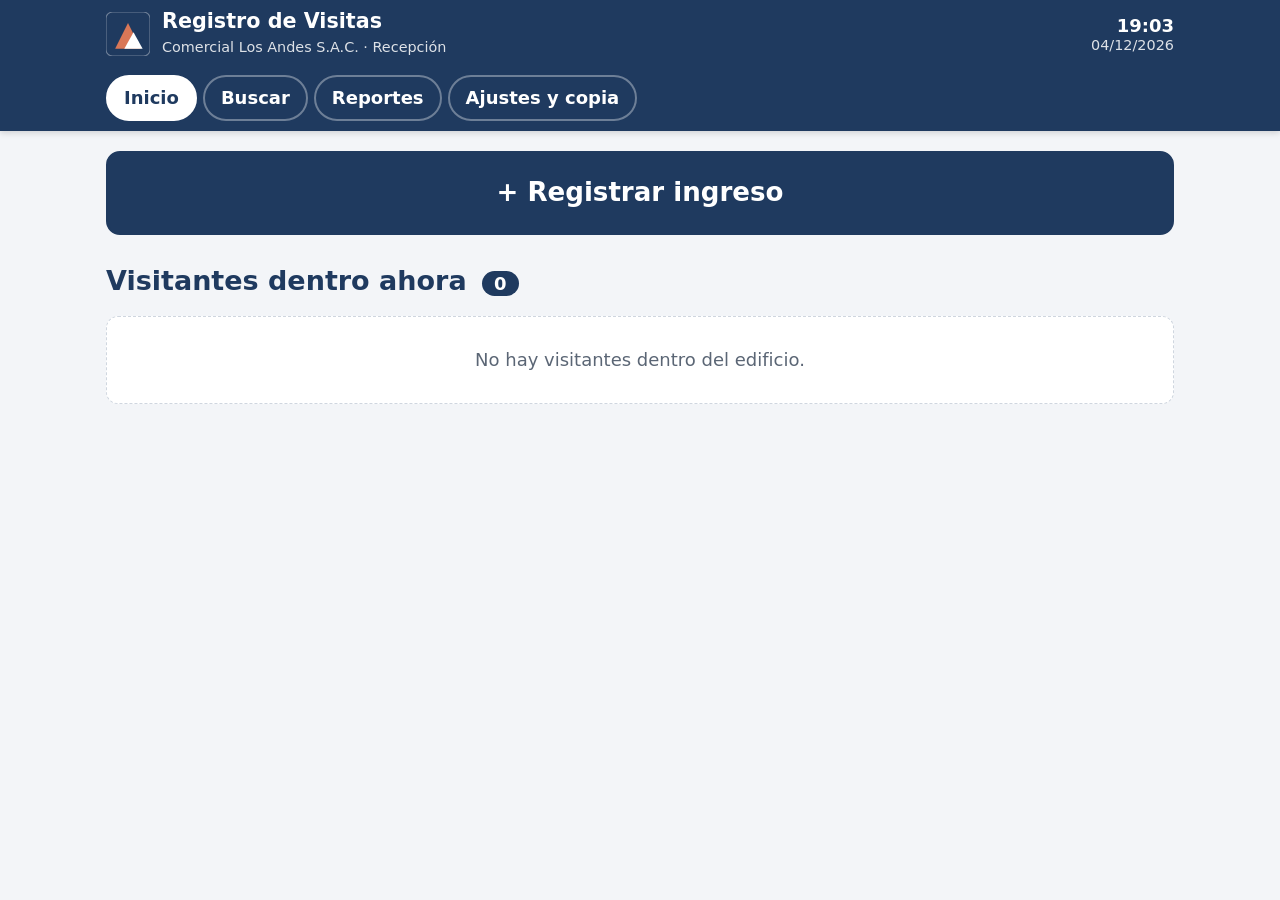
<file: registro-visitas/Registro_Visitas.html>
<!DOCTYPE html>
<html lang="es">
<head>
<meta charset="utf-8">
<meta name="viewport" content="width=device-width, initial-scale=1">
<title>Registro de Visitas</title>
<style>
  :root {
    --navy: #1f3a5f;
    --navy-dark: #162b47;
    --naranja: #d97757;
    --fondo: #f3f5f8;
    --tarjeta: #ffffff;
    --texto: #1c2430;
    --suave: #5b6675;
    --borde: #cfd6df;
    --linea: #e4e8ee;
    --error: #b42318;
    --error-fondo: #fdecea;
    --ok: #1d6b3a;
    --ok-fondo: #e6f4ea;
    --aviso: #8a5a00;
    --aviso-fondo: #fff4dc;
  }
  * { box-sizing: border-box; }
  html { font-size: 18px; -webkit-text-size-adjust: 100%; }
  body {
    margin: 0; background: var(--fondo); color: var(--texto);
    font-family: "Segoe UI", system-ui, -apple-system, Roboto, "Helvetica Neue", Arial, sans-serif;
    line-height: 1.45;
  }
  button, input, select, textarea { font: inherit; color: inherit; }
  [hidden] { display: none !important; }

  /* ---------- Cabecera ---------- */
  .top { background: var(--navy); color: #fff; position: sticky; top: 0; z-index: 20; box-shadow: 0 2px 6px rgba(0,0,0,.15); }
  .top-in { max-width: 1100px; margin: 0 auto; padding: 10px 16px; display: flex; align-items: center; gap: 16px; flex-wrap: wrap; }
  .marca { display: flex; align-items: center; gap: 12px; margin-right: auto; }
  .marca svg { width: 44px; height: 44px; flex: none; }
  .marca b { display: block; font-size: 1.15rem; line-height: 1.1; }
  .marca span { font-size: .8rem; opacity: .85; }
  .reloj { font-variant-numeric: tabular-nums; font-weight: 600; text-align: right; line-height: 1.2; }
  .reloj small { display: block; font-weight: 400; opacity: .85; font-size: .8rem; }
  .tabs { display: flex; gap: 6px; flex-wrap: wrap; width: 100%; }
  .tab { background: transparent; border: 2px solid rgba(255,255,255,.35); color: #fff; padding: 8px 16px; border-radius: 999px; cursor: pointer; font-weight: 600; min-height: 44px; }
  .tab:hover { border-color: #fff; }
  .tab[aria-selected="true"] { background: #fff; color: var(--navy); border-color: #fff; }

  main { max-width: 1100px; margin: 0 auto; padding: 20px 16px 60px; }
  h1 { font-size: 1.5rem; margin: 0 0 4px; color: var(--navy); }
  h2 { font-size: 1.2rem; margin: 0 0 14px; color: var(--navy); }
  .sub { color: var(--suave); margin: 0 0 18px; }
  .card { background: var(--tarjeta); border: 1px solid var(--linea); border-radius: 12px; padding: 20px; margin-bottom: 18px; }

  /* ---------- Botones ---------- */
  .btn { display: inline-flex; align-items: center; justify-content: center; gap: 8px; min-height: 48px; padding: 10px 20px; border-radius: 10px; border: 2px solid var(--navy); background: #fff; color: var(--navy); font-weight: 700; cursor: pointer; text-align: center; }
  .btn:hover { background: #eef2f7; }
  .btn.primario { background: var(--navy); color: #fff; }
  .btn.primario:hover { background: var(--navy-dark); }
  .btn.peligro { border-color: var(--error); color: var(--error); }
  .btn.peligro:hover { background: var(--error-fondo); }
  .btn.peligro.lleno { background: var(--error); color: #fff; }
  .btn.salida { border-color: var(--naranja); background: var(--naranja); color: #fff; }
  .btn.salida:hover { filter: brightness(.94); }
  .btn.chico { min-height: 40px; padding: 6px 12px; font-size: .9rem; border-width: 1.5px; }
  .btn.gigante { width: 100%; min-height: 84px; font-size: 1.45rem; border-radius: 14px; }
  .acciones { display: flex; gap: 12px; flex-wrap: wrap; align-items: center; }
  button:focus-visible, input:focus, select:focus, textarea:focus { outline: 3px solid rgba(31,58,95,.35); outline-offset: 1px; }

  /* ---------- Formularios ---------- */
  .grid { display: grid; grid-template-columns: repeat(2, 1fr); gap: 14px 18px; }
  .grid .full { grid-column: 1 / -1; }
  .campo label, .campo .etq { display: block; font-weight: 600; margin-bottom: 4px; font-size: .95rem; }
  .opc { font-weight: 400; color: var(--suave); font-size: .85rem; }
  input[type="text"], input[type="search"], select, textarea { width: 100%; padding: 10px 12px; border: 1.5px solid var(--borde); border-radius: 8px; background: #fff; min-height: 48px; }
  select:disabled { background: #eef1f5; color: var(--suave); }
  .invalido { border-color: var(--error) !important; background: var(--error-fondo) !important; }
  .error { color: var(--error); font-size: .9rem; font-weight: 600; margin-top: 4px; }
  .error:empty { display: none; }
  .ayuda { color: var(--suave); font-size: .85rem; margin-top: 4px; }
  .segmento { display: flex; gap: 8px; flex-wrap: wrap; }
  .segmento label { flex: 1 1 140px; display: flex; align-items: center; justify-content: center; gap: 8px; min-height: 48px; padding: 8px 12px; border: 1.5px solid var(--borde); border-radius: 8px; cursor: pointer; font-weight: 600; text-align: center; margin: 0; background: #fff; }
  .segmento input { position: absolute; opacity: 0; pointer-events: none; }
  .segmento input:checked + span { color: #fff; }
  .segmento label:has(input:checked) { background: var(--navy); border-color: var(--navy); color: #fff; }
  .segmento label:has(input:focus-visible) { outline: 3px solid rgba(31,58,95,.35); }
  .segmento.invalido-grupo label { border-color: var(--error); }
  .anexo { margin-top: 6px; font-weight: 700; color: var(--navy); }
  .hora-auto { background: #e9eef5; border-radius: 8px; padding: 12px 14px; font-weight: 600; }
  .hora-auto b { font-size: 1.2rem; color: var(--navy); font-variant-numeric: tabular-nums; }
  .conocido { background: var(--ok-fondo); color: var(--ok); border-radius: 8px; padding: 8px 12px; margin-top: 6px; font-size: .9rem; display: flex; gap: 10px; align-items: center; flex-wrap: wrap; }

  /* ---------- Avisos ---------- */
  .banner { border-radius: 12px; padding: 14px 18px; margin-bottom: 18px; font-weight: 600; }
  .banner.rojo { background: var(--error-fondo); color: var(--error); border: 1.5px solid #f3b8b2; }
  .banner.ambar { background: var(--aviso-fondo); color: var(--aviso); border: 1.5px solid #f0d49a; }
  .banner ul { margin: 6px 0 0; padding-left: 20px; font-weight: 400; }

  /* ---------- Lista "dentro ahora" ---------- */
  .cab-lista { display: flex; align-items: baseline; justify-content: space-between; gap: 12px; flex-wrap: wrap; margin: 26px 0 12px; }
  .contador { background: var(--navy); color: #fff; border-radius: 999px; padding: 2px 12px; font-size: 1rem; margin-left: 6px; font-variant-numeric: tabular-nums; }
  .visitantes { display: grid; grid-template-columns: repeat(auto-fill, minmax(320px, 1fr)); gap: 14px; }
  .visitante { background: var(--tarjeta); border: 1px solid var(--linea); border-radius: 12px; padding: 16px 18px; display: flex; flex-direction: column; gap: 6px; }
  .visitante.atrasado { border-color: #f3b8b2; background: #fffafa; }
  .visitante .nom { font-size: 1.15rem; font-weight: 700; }
  .visitante .doc { color: var(--suave); font-size: .9rem; }
  .visitante .dest { font-size: .95rem; }
  .visitante .tiempo { font-variant-numeric: tabular-nums; font-weight: 600; color: var(--navy); }
  .visitante .atr { color: var(--error); font-weight: 700; font-size: .9rem; }
  .visitante .btn { margin-top: 6px; }
  .vacio { color: var(--suave); text-align: center; padding: 30px 10px; background: var(--tarjeta); border: 1px dashed var(--borde); border-radius: 12px; }

  /* ---------- Tablas ---------- */
  .tabla-caja { overflow-x: auto; }
  table { width: 100%; border-collapse: collapse; font-size: .92rem; }
  th { text-align: left; color: var(--suave); font-size: .8rem; text-transform: uppercase; letter-spacing: .04em; padding: 8px 10px; border-bottom: 2px solid var(--linea); white-space: nowrap; }
  td { padding: 10px; border-bottom: 1px solid var(--linea); vertical-align: top; }
  td.num, th.num { text-align: right; font-variant-numeric: tabular-nums; white-space: nowrap; }
  td .sec { display: block; color: var(--suave); font-size: .85rem; }
  .chip { display: inline-block; border-radius: 999px; padding: 2px 10px; font-size: .8rem; font-weight: 700; white-space: nowrap; }
  .chip.dentro { background: var(--aviso-fondo); color: var(--aviso); }
  .chip.fuera { background: var(--ok-fondo); color: var(--ok); }

  .resumen { display: grid; grid-template-columns: repeat(3, 1fr); gap: 12px; margin-bottom: 16px; }
  .resumen div { background: #f1f4f8; border-radius: 10px; padding: 12px 14px; }
  .resumen b { display: block; font-size: 1.5rem; color: var(--navy); font-variant-numeric: tabular-nums; }
  .resumen span { color: var(--suave); font-size: .85rem; }
  .periodo { display: flex; gap: 8px; align-items: center; flex-wrap: wrap; margin-bottom: 16px; }
  .periodo .etq-per { font-size: 1.15rem; font-weight: 700; min-width: 180px; text-align: center; color: var(--navy); }
  .periodo input { width: 170px; text-align: center; }

  /* ---------- Modal y toast ---------- */
  .velo { position: fixed; inset: 0; background: rgba(15,25,40,.55); z-index: 50; display: flex; align-items: flex-start; justify-content: center; padding: 16px; overflow-y: auto; }
  .modal { background: #fff; border-radius: 14px; padding: 24px; max-width: 480px; width: 100%; margin: auto 0; box-shadow: 0 20px 50px rgba(0,0,0,.3); }
  .modal.ancho { max-width: 760px; }
  .modal h3 { margin: 0 0 8px; font-size: 1.3rem; color: var(--navy); }
  .modal p { margin: 0 0 16px; }
  .modal ul { margin: 0 0 16px; padding-left: 20px; }
  .modal .acciones { justify-content: flex-end; margin-top: 8px; }
  .toast { position: fixed; left: 50%; bottom: 24px; transform: translateX(-50%); z-index: 60; background: var(--texto); color: #fff; padding: 12px 20px; border-radius: 10px; max-width: calc(100% - 32px); box-shadow: 0 8px 24px rgba(0,0,0,.25); font-weight: 600; }

  @media (max-width: 760px) {
    html { font-size: 17px; }
    .top { position: static; }
    .grid { grid-template-columns: 1fr; }
    .tab { flex: 1; padding: 8px 6px; font-size: .88rem; }
    .card { padding: 16px; }
    .visitantes { grid-template-columns: 1fr; }
    .resumen { grid-template-columns: 1fr 1fr; }
    .modal { padding: 18px; }
    .modal .acciones .btn { flex: 1 1 auto; }
    .periodo .etq-per { min-width: 0; flex: 1; }
    .periodo input { flex: 1; width: auto; }
  }
</style>
</head>
<body>

<header class="top">
  <div class="top-in">
    <div class="marca">
      <svg viewBox="0 0 120 120" aria-hidden="true"><rect width="120" height="120" rx="18" fill="#1f3a5f" stroke="rgba(255,255,255,.35)" stroke-width="3"/><polygon points="60,30 25,100 95,100" fill="#d97757"/><polygon points="75,55 50,100 100,100" fill="#fff"/></svg>
      <div><b>Registro de Visitas</b><span>Comercial Los Andes S.A.C. · Recepción</span></div>
    </div>
    <div class="reloj" aria-live="off"><span id="reloj-hora">--:--</span><small id="reloj-fecha"></small></div>
    <nav class="tabs" role="tablist">
      <button class="tab" role="tab" data-vista="inicio" aria-selected="true">Inicio</button>
      <button class="tab" role="tab" data-vista="buscar" aria-selected="false">Buscar</button>
      <button class="tab" role="tab" data-vista="reportes" aria-selected="false">Reportes</button>
      <button class="tab" role="tab" data-vista="ajustes" aria-selected="false">Ajustes y copia</button>
    </nav>
  </div>
</header>

<main>
  <div id="banner-almacen" class="banner rojo" hidden>Este navegador no permite guardar datos (modo privado o bloqueado). Lo que registres se perderá al cerrar. Usa “Descargar copia de seguridad”.</div>

  <!-- ================= INICIO ================= -->
  <section id="vista-inicio">
    <div id="banner-cierre"></div>
    <button class="btn primario gigante" id="btn-ingreso">+ Registrar ingreso</button>
    <div class="cab-lista">
      <h1>Visitantes dentro ahora <span class="contador" id="contador">0</span></h1>
    </div>
    <div id="lista-dentro"></div>
  </section>

  <!-- ================= BUSCAR ================= -->
  <section id="vista-buscar" hidden>
    <h1>Buscar visitas</h1>
    <p class="sub">Escribe el nombre o el número de documento. Busca en todas las visitas guardadas.</p>
    <div class="card">
      <div class="campo">
        <label for="buscar">Nombre o número de documento</label>
        <input type="search" id="buscar" placeholder="Ej. Pérez o 45678912" autocomplete="off">
      </div>
      <div id="resultados" style="margin-top:14px"></div>
    </div>
  </section>

  <!-- ================= REPORTES ================= -->
  <section id="vista-reportes" hidden>
    <h1>Reportes</h1>
    <p class="sub">Hora de ingreso, hora de salida y tiempo de permanencia de cada visita.</p>
    <div class="card">
      <div class="segmento" role="radiogroup" aria-label="Tipo de reporte" style="margin-bottom:16px">
        <label><input type="radio" name="tipo-rep" value="dia" checked><span>Del día</span></label>
        <label><input type="radio" name="tipo-rep" value="mes"><span>Del mes</span></label>
      </div>
      <div class="periodo" id="periodo-dia">
        <button class="btn chico" id="dia-ant" aria-label="Día anterior">◀ Anterior</button>
        <input type="text" id="rep-fecha" inputmode="numeric" maxlength="10" placeholder="dd/mm/aaaa" aria-label="Fecha del reporte">
        <button class="btn chico" id="dia-sig" aria-label="Día siguiente">Siguiente ▶</button>
        <button class="btn chico" id="dia-hoy">Hoy</button>
      </div>
      <div class="error" id="err-rep-fecha" style="margin:-8px 0 12px"></div>
      <div class="periodo" id="periodo-mes" hidden>
        <button class="btn chico" id="mes-ant" aria-label="Mes anterior">◀ Anterior</button>
        <span class="etq-per" id="mes-etq"></span>
        <button class="btn chico" id="mes-sig" aria-label="Mes siguiente">Siguiente ▶</button>
        <button class="btn chico" id="mes-hoy">Este mes</button>
      </div>
      <div class="resumen" id="rep-resumen"></div>
      <div class="acciones" style="margin-bottom:12px">
        <button class="btn primario" id="btn-excel">Exportar a Excel</button>
        <span class="error" id="err-excel"></span>
      </div>
      <div class="tabla-caja" id="rep-tabla"></div>
    </div>
  </section>

  <!-- ================= AJUSTES ================= -->
  <section id="vista-ajustes" hidden>
    <h1>Ajustes y copia de seguridad</h1>
    <div class="card">
      <h2>Aviso de fin del día</h2>
      <div class="campo" style="max-width:320px">
        <label for="hora-cierre">Hora de cierre de recepción</label>
        <select id="hora-cierre"></select>
        <div class="ayuda">Desde esa hora, la app avisa quién sigue sin marcar salida.</div>
      </div>
    </div>
    <div class="card">
      <h2>Descargar copia de seguridad</h2>
      <p id="resumen-datos" style="margin-top:0"></p>
      <p class="ayuda" style="margin-top:-8px">Los datos se guardan solos en esta tablet. Descarga una copia cada semana por si se borra el navegador o cambias de equipo.</p>
      <button class="btn primario" id="btn-descargar">Descargar copia de seguridad</button>
    </div>
    <div class="card">
      <h2>Cargar copia de seguridad</h2>
      <p style="margin-top:0">Reemplaza los datos de este navegador por los de un archivo de copia (.json).</p>
      <button class="btn" id="btn-cargar">Cargar copia de seguridad</button>
      <input type="file" id="archivo" accept=".json,application/json" hidden>
      <div class="error" id="err-archivo"></div>
    </div>
  </section>
</main>

<!-- ================= FORMULARIO DE INGRESO ================= -->
<div class="velo" id="form-velo" hidden>
  <form class="modal ancho" id="form-ingreso" novalidate aria-labelledby="form-titulo">
    <h3 id="form-titulo">Registrar ingreso</h3>
    <div class="grid" style="margin-top:14px">
      <div class="campo full">
        <label for="f-nombre">Nombre completo</label>
        <input type="text" id="f-nombre" autocomplete="off" autocapitalize="words">
        <div class="error" id="err-f-nombre"></div>
      </div>
      <div class="campo full">
        <span class="etq" id="etq-tipo">Tipo de documento</span>
        <div class="segmento" role="radiogroup" aria-labelledby="etq-tipo" id="f-tipo">
          <label><input type="radio" name="tipo" value="DNI" checked><span>DNI</span></label>
          <label><input type="radio" name="tipo" value="CE"><span>Carné de extranjería</span></label>
          <label><input type="radio" name="tipo" value="PAS"><span>Pasaporte</span></label>
        </div>
      </div>
      <div class="campo">
        <label for="f-doc">Número de documento</label>
        <input type="text" id="f-doc" inputmode="numeric" maxlength="8" autocomplete="off" autocapitalize="characters">
        <div class="ayuda" id="ayuda-doc">8 dígitos</div>
        <div class="error" id="err-f-doc"></div>
        <div id="conocido"></div>
      </div>
      <div class="campo">
        <label for="f-empresa">Empresa <span class="opc">(opcional)</span></label>
        <input type="text" id="f-empresa" autocomplete="off" placeholder="Si viene por su cuenta, déjalo vacío">
        <div class="error" id="err-f-empresa"></div>
      </div>
      <div class="campo">
        <label for="f-area">Área a visitar</label>
        <select id="f-area"></select>
        <div class="error" id="err-f-area"></div>
      </div>
      <div class="campo">
        <label for="f-anfitrion">Anfitrión</label>
        <select id="f-anfitrion" disabled><option value="">Primero elige el área</option></select>
        <div class="anexo" id="f-anexo"></div>
        <div class="error" id="err-f-anfitrion"></div>
      </div>
      <div class="campo full">
        <label for="f-motivo">Motivo de la visita <span class="opc">(opcional)</span></label>
        <input type="text" id="f-motivo" list="motivos" autocomplete="off">
        <datalist id="motivos">
          <option value="Reunión"><option value="Entrega de documentos"><option value="Entrevista de trabajo">
          <option value="Proveedor / entrega de mercadería"><option value="Mantenimiento técnico"><option value="Cobranza"><option value="Visita comercial">
        </datalist>
      </div>
      <div class="campo full">
        <span class="etq">Hora de ingreso</span>
        <div class="hora-auto">Se registrará automáticamente: <b id="f-hora"></b></div>
      </div>
    </div>
    <div class="acciones">
      <button type="button" class="btn" id="f-cancelar">Cancelar</button>
      <button type="submit" class="btn primario">Registrar ingreso</button>
    </div>
  </form>
</div>

<script>
"use strict";

/* =====================================================================
   Áreas y anfitriones (de Areas_y_Anfitriones.xlsx)
   ===================================================================== */
const ANFITRIONES = [
  ["Gerencia","Carmen Ríos Valdivia","101"],
  ["Gerencia","Rosa Medina Loayza","102"],
  ["Finanzas","Luis Paredes Vega","201"],
  ["Finanzas","Sofía Castro Ruiz","202"],
  ["Finanzas","Andrés Lozano Pinto","203"],
  ["RR. HH.","Ana Torres Benítez","301"],
  ["RR. HH.","Karina Ugarte Solís","302"],
  ["Logística","Jorge Salas Medina","401"],
  ["Logística","Pedro Huanca Mamani","402"],
  ["Ventas","Carla Núñez Herrera","501"],
  ["Ventas","Martín Quispe Arana","502"],
  ["Ventas","Luis Gamarra Ríos","503"],
  ["Sistemas","Diego Huamán Torres","601"],
  ["Sistemas","Valeria Prado Núñez","602"],
  ["Sistemas","Hugo Ramírez Caldas","603"]
].map(([area, nombre, anexo]) => ({ area, nombre, anexo }));
const AREAS = [...new Set(ANFITRIONES.map(a => a.area))];
const TIPOS = { DNI: "DNI", CE: "Carné de extranjería", PAS: "Pasaporte" };
const TIPOS_CORTO = { DNI: "DNI", CE: "C.E.", PAS: "Pasaporte" };
const MESES = ["enero","febrero","marzo","abril","mayo","junio","julio","agosto","septiembre","octubre","noviembre","diciembre"];
const CLAVE = "registro_visitas_losandes_v1";

/* =====================================================================
   Utilidades
   ===================================================================== */
const $ = s => document.querySelector(s);
const esc = s => String(s == null ? "" : s).replace(/[&<>"']/g, c => ({ "&": "&amp;", "<": "&lt;", ">": "&gt;", '"': "&quot;", "'": "&#39;" }[c]));
const pad = n => String(n).padStart(2, "0");
const norm = s => String(s).normalize("NFD").replace(/[̀-ͯ]/g, "").toLowerCase().trim();
const uid = () => Date.now().toString(36) + Math.random().toString(36).slice(2, 8);
const fFecha = d => pad(d.getDate()) + "/" + pad(d.getMonth() + 1) + "/" + d.getFullYear();
const fHora = d => pad(d.getHours()) + ":" + pad(d.getMinutes());
const claveDia = d => d.getFullYear() + "-" + pad(d.getMonth() + 1) + "-" + pad(d.getDate());
const mismoDia = (a, b) => claveDia(a) === claveDia(b);
function leerFecha(s) {
  const m = /^(\d{1,2})\/(\d{1,2})\/(\d{4})$/.exec(String(s).trim());
  if (!m) return null;
  const d = new Date(+m[3], +m[2] - 1, +m[1]);
  return d.getDate() === +m[1] && d.getMonth() === +m[2] - 1 ? d : null;
}
function duracion(min) {
  min = Math.max(0, Math.floor(min));
  if (min < 60) return min + " min";
  const h = Math.floor(min / 60), m = min % 60;
  if (h < 24) return h + " h " + pad(m) + " min";
  const d = Math.floor(h / 24);
  return d + " d " + (h % 24) + " h " + pad(m) + " min";
}
const minutosEntre = (a, b) => (new Date(b) - new Date(a)) / 60000;
const docVisible = v => TIPOS_CORTO[v.tipoDoc] + " " + v.numDoc;
function salidaTexto(v) {
  if (!v.salida) return "";
  const s = new Date(v.salida);
  return mismoDia(s, new Date(v.ingreso)) ? fHora(s) : fFecha(s) + " " + fHora(s);
}

/* =====================================================================
   Almacenamiento
   ===================================================================== */
let DB = { visitas: [], horaCierre: "18:00", avisoMostrado: "" };
let almacenOK = true;
function cargarDB() {
  try {
    const raw = localStorage.getItem(CLAVE);
    if (raw) DB = Object.assign(DB, JSON.parse(raw));
    localStorage.setItem(CLAVE + "_p", "1");
    localStorage.removeItem(CLAVE + "_p");
  } catch (e) { almacenOK = false; }
}
function guardarDB() {
  try { localStorage.setItem(CLAVE, JSON.stringify(DB)); }
  catch (e) { almacenOK = false; $("#banner-almacen").hidden = false; }
}
const dentro = () => DB.visitas.filter(v => !v.salida).sort((a, b) => a.ingreso.localeCompare(b.ingreso));

/* =====================================================================
   Toast y confirmación
   ===================================================================== */
let toastTimer;
function aviso(msg) {
  let t = $(".toast");
  if (!t) { t = document.createElement("div"); t.className = "toast"; t.setAttribute("role", "status"); document.body.appendChild(t); }
  t.textContent = msg; t.hidden = false;
  clearTimeout(toastTimer);
  toastTimer = setTimeout(() => { t.hidden = true; }, 3200);
}
function confirmar({ titulo, mensaje, lista, si = "Sí, borrar", no = "Cancelar", peligro = true, soloOk = false }) {
  return new Promise(resolve => {
    const velo = document.createElement("div");
    velo.className = "velo";
    velo.innerHTML = `<div class="modal" role="alertdialog" aria-modal="true" aria-labelledby="m-t">
      <h3 id="m-t">${esc(titulo)}</h3>${mensaje ? `<p>${esc(mensaje)}</p>` : ""}
      ${lista ? `<ul>${lista.map(x => `<li>${esc(x)}</li>`).join("")}</ul>` : ""}
      <div class="acciones">${soloOk ? "" : `<button class="btn" data-r="0">${esc(no)}</button>`}
      <button class="btn ${peligro ? "peligro lleno" : "primario"}" data-r="1">${esc(si)}</button></div></div>`;
    const previo = document.activeElement;
    const cerrar = r => { velo.remove(); document.removeEventListener("keydown", tecla); if (previo && previo.focus) previo.focus(); resolve(r); };
    const tecla = e => { if (e.key === "Escape") cerrar(false); };
    velo.addEventListener("click", e => {
      if (e.target === velo) return cerrar(false);
      const b = e.target.closest("[data-r]");
      if (b) cerrar(b.dataset.r === "1");
    });
    document.addEventListener("keydown", tecla);
    document.body.appendChild(velo);
    velo.querySelector(soloOk ? '[data-r="1"]' : '[data-r="0"]').focus();
  });
}

/* =====================================================================
   Reloj
   ===================================================================== */
function tic() {
  const ahora = new Date();
  $("#reloj-hora").textContent = fHora(ahora);
  $("#reloj-fecha").textContent = fFecha(ahora);
  $("#f-hora").textContent = fFecha(ahora) + " · " + fHora(ahora);
}

/* =====================================================================
   Inicio: visitantes dentro
   ===================================================================== */
function pintarDentro() {
  const lista = dentro();
  $("#contador").textContent = lista.length;
  const hoy = new Date();
  $("#lista-dentro").innerHTML = !lista.length
    ? '<div class="vacio">No hay visitantes dentro del edificio.</div>'
    : '<div class="visitantes">' + lista.map(v => {
        const ing = new Date(v.ingreso);
        const atrasado = !mismoDia(ing, hoy);
        return `<article class="visitante${atrasado ? " atrasado" : ""}">
          <div class="nom">${esc(v.nombre)}</div>
          <div class="doc">${esc(docVisible(v))}${v.empresa ? " · " + esc(v.empresa) : ""}</div>
          <div class="dest">Visita a <b>${esc(v.anfitrion)}</b> · ${esc(v.area)} · anexo ${esc(v.anexo)}</div>
          ${v.motivo ? `<div class="doc">Motivo: ${esc(v.motivo)}</div>` : ""}
          ${atrasado ? `<div class="atr">Ingresó el ${fFecha(ing)} y no marcó salida</div>` : ""}
          <div class="tiempo">Ingresó ${fHora(ing)} · lleva ${duracion(minutosEntre(v.ingreso, hoy))}</div>
          <button class="btn salida" data-salida="${v.id}">Marcar salida</button>
        </article>`;
      }).join("") + "</div>";
  revisarCierre(false);
}

async function marcarSalida(id) {
  const v = DB.visitas.find(x => x.id === id);
  if (!v || v.salida) return;
  const ahora = new Date();
  const ok = await confirmar({
    titulo: "¿Marcar salida?",
    mensaje: `${v.nombre} (${docVisible(v)}). Hora de salida: ${fHora(ahora)}. Permanencia: ${duracion(minutosEntre(v.ingreso, ahora))}.`,
    si: "Sí, marcar salida", peligro: false
  });
  if (!ok) return;
  v.salida = new Date().toISOString();
  guardarDB();
  refrescar();
  aviso(`Salida registrada: ${v.nombre} a las ${fHora(new Date(v.salida))}.`);
}
document.addEventListener("click", e => {
  const b = e.target.closest("[data-salida]");
  if (b) marcarSalida(b.dataset.salida);
});

/* ---------- Aviso de fin del día ---------- */
function pasoCierre(ahora) {
  const [h, m] = DB.horaCierre.split(":").map(Number);
  return ahora.getHours() * 60 + ahora.getMinutes() >= h * 60 + m;
}
function revisarCierre(mostrarModal) {
  const ahora = new Date();
  const lista = dentro();
  const anteriores = lista.filter(v => !mismoDia(new Date(v.ingreso), ahora));
  const deHoy = lista.filter(v => mismoDia(new Date(v.ingreso), ahora));
  let h = "";
  if (pasoCierre(ahora) && deHoy.length) {
    h += `<div class="banner rojo" role="alert">Fin del día (cierre ${DB.horaCierre}): ${deHoy.length} persona${deHoy.length === 1 ? " sigue" : "s siguen"} sin marcar salida.
      <ul>${deHoy.map(v => `<li>${esc(v.nombre)} — visita a ${esc(v.anfitrion)} (anexo ${esc(v.anexo)}), desde las ${fHora(new Date(v.ingreso))}</li>`).join("")}</ul></div>`;
  }
  if (anteriores.length) {
    h += `<div class="banner ambar">${anteriores.length} visita${anteriores.length === 1 ? "" : "s"} de días anteriores sin salida marcada. Confirma con el anfitrión si ya se fue${anteriores.length === 1 ? "" : "ron"} y marca la salida.</div>`;
  }
  $("#banner-cierre").innerHTML = h;
  if (mostrarModal && pasoCierre(ahora) && deHoy.length && DB.avisoMostrado !== claveDia(ahora) && !document.querySelector(".velo:not([hidden])")) {
    DB.avisoMostrado = claveDia(ahora);
    guardarDB();
    confirmar({
      titulo: "Fin del día: personas sin salida",
      mensaje: `Son las ${fHora(ahora)}. Estas personas siguen registradas dentro del edificio:`,
      lista: deHoy.map(v => `${v.nombre} — visita a ${v.anfitrion} (anexo ${v.anexo})`),
      si: "Entendido", peligro: false, soloOk: true
    }).then(() => mostrarVista("inicio"));
  }
}

/* =====================================================================
   Formulario de ingreso
   ===================================================================== */
const F = { nombre: $("#f-nombre"), doc: $("#f-doc"), empresa: $("#f-empresa"), area: $("#f-area"), anfitrion: $("#f-anfitrion"), motivo: $("#f-motivo") };
F.area.innerHTML = '<option value="">Elige el área</option>' + AREAS.map(a => `<option>${esc(a)}</option>`).join("");
const tipoActual = () => document.querySelector('input[name="tipo"]:checked').value;

function ponerError(input, msg) {
  input.classList.toggle("invalido", !!msg);
  input.setAttribute("aria-invalid", msg ? "true" : "false");
  const err = $("#err-" + input.id);
  if (err) err.textContent = msg || "";
}
const limpiarDoc = (v, tipo) => tipo === "DNI" ? v.replace(/\D/g, "").slice(0, 8) : v.replace(/[^a-zA-Z0-9]/g, "").toUpperCase().slice(0, 12);
function errDoc(v, tipo) {
  if (!v) return "Escribe el número de documento.";
  if (tipo === "DNI") return /^\d{8}$/.test(v) ? "" : `El DNI debe tener 8 dígitos (ahora tiene ${v.length}).`;
  if (!/^[A-Z0-9]+$/.test(v)) return "Solo letras y números, sin espacios ni guiones.";
  if (v.length < 9 || v.length > 12) return `El ${TIPOS[tipo].toLowerCase()} debe tener de 9 a 12 caracteres (ahora tiene ${v.length}).`;
  return "";
}
function visitaAbierta(tipo, num) {
  return DB.visitas.find(v => !v.salida && v.tipoDoc === tipo && v.numDoc === num);
}
const REGLAS = {
  "f-nombre": () => {
    const v = F.nombre.value.trim();
    if (!v) return "Escribe el nombre completo del visitante.";
    if (v.length < 3) return "El nombre es muy corto.";
    if (/\d/.test(v)) return "El nombre no puede tener números.";
    return "";
  },
  "f-doc": () => {
    const e = errDoc(F.doc.value, tipoActual());
    if (e) return e;
    const ab = visitaAbierta(tipoActual(), F.doc.value);
    if (ab) return `${ab.nombre} ya está dentro (ingresó a las ${fHora(new Date(ab.ingreso))}${mismoDia(new Date(ab.ingreso), new Date()) ? "" : " del " + fFecha(new Date(ab.ingreso))}, visita a ${ab.anfitrion}). Marca su salida antes de registrar un nuevo ingreso.`;
    return "";
  },
  "f-area": () => F.area.value ? "" : "Elige el área que va a visitar.",
  "f-anfitrion": () => !F.area.value ? "Primero elige el área y luego el anfitrión." : F.anfitrion.value ? "" : "Elige a la persona que lo va a recibir."
};
const validar = id => { const msg = REGLAS[id](); ponerError($("#" + id), msg); return !msg; };

function ajustarTipo() {
  const t = tipoActual();
  F.doc.value = limpiarDoc(F.doc.value, t);
  F.doc.maxLength = t === "DNI" ? 8 : 12;
  F.doc.inputMode = t === "DNI" ? "numeric" : "text";
  $("#ayuda-doc").textContent = t === "DNI" ? "8 dígitos" : "De 9 a 12 letras o números";
  if (F.doc.value) validar("f-doc");
  sugerirConocido();
}
document.querySelectorAll('input[name="tipo"]').forEach(r => r.addEventListener("change", ajustarTipo));

F.doc.addEventListener("input", () => {
  F.doc.value = limpiarDoc(F.doc.value, tipoActual());
  if (F.doc.classList.contains("invalido") || visitaAbierta(tipoActual(), F.doc.value)) validar("f-doc");
  sugerirConocido();
});
F.doc.addEventListener("blur", () => { if (F.doc.value) validar("f-doc"); });
F.nombre.addEventListener("input", () => { if (F.nombre.classList.contains("invalido")) validar("f-nombre"); });
F.nombre.addEventListener("blur", () => { if (F.nombre.value) validar("f-nombre"); });

// Visitante que ya vino antes: ofrecer completar sus datos
function sugerirConocido() {
  const caja = $("#conocido");
  const t = tipoActual(), n = F.doc.value;
  caja.innerHTML = "";
  if (errDoc(n, t) || visitaAbierta(t, n)) return;
  const prev = DB.visitas.filter(v => v.tipoDoc === t && v.numDoc === n).sort((a, b) => b.ingreso.localeCompare(a.ingreso))[0];
  if (!prev) return;
  if (norm(F.nombre.value) === norm(prev.nombre) && (F.empresa.value || !prev.empresa)) return;
  caja.innerHTML = `<div class="conocido">Ya vino antes: <b>${esc(prev.nombre)}</b>${prev.empresa ? " (" + esc(prev.empresa) + ")" : ""}
    <button type="button" class="btn chico" id="usar-conocido">Usar sus datos</button></div>`;
  $("#usar-conocido").onclick = () => {
    F.nombre.value = prev.nombre;
    F.empresa.value = prev.empresa || "";
    validar("f-nombre");
    caja.innerHTML = "";
    F.area.focus();
  };
}

function llenarAnfitriones() {
  const a = F.area.value;
  const lista = ANFITRIONES.filter(x => x.area === a);
  F.anfitrion.disabled = !a;
  F.anfitrion.innerHTML = a
    ? '<option value="">Elige al anfitrión</option>' + lista.map(x => `<option value="${esc(x.nombre)}">${esc(x.nombre)} — anexo ${esc(x.anexo)}</option>`).join("")
    : '<option value="">Primero elige el área</option>';
  mostrarAnexo();
}
function mostrarAnexo() {
  const x = ANFITRIONES.find(y => y.area === F.area.value && y.nombre === F.anfitrion.value);
  $("#f-anexo").textContent = x ? "Anexo: " + x.anexo : "";
}
F.area.addEventListener("change", () => { llenarAnfitriones(); validar("f-area"); ponerError(F.anfitrion, ""); });
F.anfitrion.addEventListener("change", () => { mostrarAnexo(); validar("f-anfitrion"); });

function abrirFormulario() {
  $("#form-ingreso").reset();
  document.querySelector('input[name="tipo"][value="DNI"]').checked = true;
  Object.values(F).forEach(el => ponerError(el, ""));
  llenarAnfitriones();
  ajustarTipo();
  tic();
  $("#form-velo").hidden = false;
  document.body.style.overflow = "hidden";
  setTimeout(() => F.nombre.focus(), 50);
}
function cerrarFormulario() {
  $("#form-velo").hidden = true;
  document.body.style.overflow = "";
  $("#btn-ingreso").focus();
}
$("#btn-ingreso").addEventListener("click", abrirFormulario);
$("#f-cancelar").addEventListener("click", cerrarFormulario);
$("#form-velo").addEventListener("keydown", e => { if (e.key === "Escape") cerrarFormulario(); });

$("#form-ingreso").addEventListener("submit", e => {
  e.preventDefault();
  const ids = ["f-nombre", "f-doc", "f-area", "f-anfitrion"];
  const malos = ids.filter(id => !validar(id));
  if (malos.length) {
    $("#" + malos[0]).focus();
    return;
  }
  const anf = ANFITRIONES.find(y => y.area === F.area.value && y.nombre === F.anfitrion.value);
  const v = {
    id: uid(),
    nombre: F.nombre.value.trim().replace(/\s+/g, " "),
    tipoDoc: tipoActual(),
    numDoc: F.doc.value,
    empresa: F.empresa.value.trim(),
    area: anf.area, anfitrion: anf.nombre, anexo: anf.anexo,
    motivo: F.motivo.value.trim(),
    ingreso: new Date().toISOString(),
    salida: null
  };
  DB.visitas.push(v);
  guardarDB();
  cerrarFormulario();
  refrescar();
  aviso(`Ingreso registrado: ${v.nombre} a las ${fHora(new Date(v.ingreso))}. Avisa al anexo ${v.anexo}.`);
});

/* =====================================================================
   Buscar
   ===================================================================== */
function filaVisita(v, acciones) {
  const ing = new Date(v.ingreso);
  const perm = v.salida ? duracion(minutosEntre(v.ingreso, v.salida)) : "En curso";
  return `<tr>
    <td>${fFecha(ing)}</td>
    <td><b>${esc(v.nombre)}</b><span class="sec">${esc(docVisible(v))}${v.empresa ? " · " + esc(v.empresa) : ""}</span></td>
    <td>${esc(v.anfitrion)}<span class="sec">${esc(v.area)} · anexo ${esc(v.anexo)}${v.motivo ? " · " + esc(v.motivo) : ""}</span></td>
    <td class="num">${fHora(ing)}</td>
    <td class="num">${v.salida ? esc(salidaTexto(v)) : '<span class="chip dentro">Dentro</span>'}</td>
    <td class="num">${perm}</td>
    ${acciones ? `<td><div class="acciones" style="gap:6px;flex-wrap:nowrap">${!v.salida ? `<button class="btn chico" data-salida="${v.id}">Marcar salida</button>` : ""}<button class="btn chico peligro" data-borrar="${v.id}">Eliminar</button></div></td>` : ""}
  </tr>`;
}
const CAB_TABLA = acciones => `<thead><tr><th>Fecha</th><th>Visitante</th><th>Anfitrión</th><th class="num">Ingreso</th><th class="num">Salida</th><th class="num">Permanencia</th>${acciones ? "<th></th>" : ""}</tr></thead>`;

function pintarBusqueda() {
  const q = norm($("#buscar").value);
  const cont = $("#resultados");
  if (!q) {
    cont.innerHTML = `<p class="ayuda">Hay ${DB.visitas.length} visita${DB.visitas.length === 1 ? "" : "s"} guardada${DB.visitas.length === 1 ? "" : "s"}. Escribe para buscar.</p>`;
    return;
  }
  const qDoc = q.replace(/[^a-z0-9]/g, "");
  const terms = q.split(/\s+/);
  const res = DB.visitas.filter(v => {
    const nom = norm(v.nombre);
    return terms.every(t => nom.includes(t)) || (qDoc && norm(v.numDoc).includes(qDoc));
  }).sort((a, b) => b.ingreso.localeCompare(a.ingreso));
  if (!res.length) {
    cont.innerHTML = `<p class="vacio">No hay visitas con “${esc($("#buscar").value)}”.</p>`;
    return;
  }
  const mostrar = res.slice(0, 200);
  cont.innerHTML = `<p class="ayuda">${res.length} visita${res.length === 1 ? "" : "s"} encontrada${res.length === 1 ? "" : "s"}${res.length > 200 ? " (se muestran las 200 más recientes)" : ""}.</p>
    <div class="tabla-caja"><table>${CAB_TABLA(true)}<tbody>${mostrar.map(v => filaVisita(v, true)).join("")}</tbody></table></div>`;
}
$("#buscar").addEventListener("input", pintarBusqueda);
$("#resultados").addEventListener("click", async e => {
  const b = e.target.closest("[data-borrar]");
  if (!b) return;
  const v = DB.visitas.find(x => x.id === b.dataset.borrar);
  const ok = await confirmar({
    titulo: "¿Eliminar esta visita?",
    mensaje: `Se borrará el registro de ${v.nombre} (${docVisible(v)}) del ${fFecha(new Date(v.ingreso))} a las ${fHora(new Date(v.ingreso))}. Esta acción no se puede deshacer.`,
    si: "Sí, eliminar"
  });
  if (!ok) return;
  DB.visitas = DB.visitas.filter(x => x !== v);
  guardarDB();
  refrescar();
  aviso("Visita eliminada.");
});

/* =====================================================================
   Reportes
   ===================================================================== */
let repTipo = "dia", repDia = new Date(), repMes = new Date();
repDia.setHours(0, 0, 0, 0);
repMes = new Date(repMes.getFullYear(), repMes.getMonth(), 1);

function visitasDelPeriodo() {
  return DB.visitas.filter(v => {
    const d = new Date(v.ingreso);
    return repTipo === "dia" ? mismoDia(d, repDia) : d.getFullYear() === repMes.getFullYear() && d.getMonth() === repMes.getMonth();
  }).sort((a, b) => a.ingreso.localeCompare(b.ingreso));
}
const nombrePeriodo = () => repTipo === "dia" ? fFecha(repDia) : MESES[repMes.getMonth()] + " de " + repMes.getFullYear();

function pintarReporte() {
  $("#periodo-dia").hidden = repTipo !== "dia";
  $("#err-rep-fecha").hidden = repTipo !== "dia";
  $("#periodo-mes").hidden = repTipo !== "mes";
  if (document.activeElement !== $("#rep-fecha")) $("#rep-fecha").value = fFecha(repDia);
  const etq = MESES[repMes.getMonth()] + " " + repMes.getFullYear();
  $("#mes-etq").textContent = etq.charAt(0).toUpperCase() + etq.slice(1);
  const lista = visitasDelPeriodo();
  const cerradas = lista.filter(v => v.salida);
  const prom = cerradas.length ? cerradas.reduce((a, v) => a + minutosEntre(v.ingreso, v.salida), 0) / cerradas.length : 0;
  $("#rep-resumen").innerHTML = `
    <div><b>${lista.length}</b><span>Visitas</span></div>
    <div><b>${lista.length - cerradas.length}</b><span>Sin salida marcada</span></div>
    <div><b>${cerradas.length ? duracion(prom) : "—"}</b><span>Permanencia promedio</span></div>`;
  $("#rep-tabla").innerHTML = lista.length
    ? `<table>${CAB_TABLA(false)}<tbody>${lista.map(v => filaVisita(v, false)).join("")}</tbody></table>`
    : `<p class="vacio">No hay visitas registradas ${repTipo === "dia" ? "el " : "en "}${nombrePeriodo()}.</p>`;
  $("#err-excel").textContent = "";
}
document.querySelectorAll('input[name="tipo-rep"]').forEach(r => r.addEventListener("change", () => { repTipo = r.value; pintarReporte(); }));
const moverDia = n => { repDia = new Date(repDia.getFullYear(), repDia.getMonth(), repDia.getDate() + n); $("#rep-fecha").value = fFecha(repDia); ponerErrorRep(""); pintarReporte(); };
$("#dia-ant").onclick = () => moverDia(-1);
$("#dia-sig").onclick = () => moverDia(1);
$("#dia-hoy").onclick = () => { repDia = new Date(); repDia.setHours(0, 0, 0, 0); moverDia(0); };
$("#mes-ant").onclick = () => { repMes = new Date(repMes.getFullYear(), repMes.getMonth() - 1, 1); pintarReporte(); };
$("#mes-sig").onclick = () => { repMes = new Date(repMes.getFullYear(), repMes.getMonth() + 1, 1); pintarReporte(); };
$("#mes-hoy").onclick = () => { const h = new Date(); repMes = new Date(h.getFullYear(), h.getMonth(), 1); pintarReporte(); };
function ponerErrorRep(msg) {
  const el = $("#rep-fecha");
  el.classList.toggle("invalido", !!msg);
  $("#err-rep-fecha").textContent = msg;
}
$("#rep-fecha").addEventListener("input", e => {
  e.target.value = e.target.value.replace(/[^\d/]/g, "");
  const d = leerFecha(e.target.value);
  if (d) { repDia = d; ponerErrorRep(""); pintarReporte(); }
  else if (e.target.value.length >= 10) ponerErrorRep("Fecha no válida. Usa dd/mm/aaaa, por ejemplo " + fFecha(new Date()) + ".");
});
$("#rep-fecha").addEventListener("blur", e => {
  if (!leerFecha(e.target.value)) ponerErrorRep("Fecha no válida. Usa dd/mm/aaaa, por ejemplo " + fFecha(new Date()) + ".");
});

/* ---------- Exportar a Excel (.xlsx real, generado sin internet) ---------- */
const CRC_T = (() => { const t = new Uint32Array(256); for (let n = 0; n < 256; n++) { let c = n; for (let k = 0; k < 8; k++) c = c & 1 ? 0xEDB88320 ^ (c >>> 1) : c >>> 1; t[n] = c >>> 0; } return t; })();
function crc32(u8) { let c = 0xFFFFFFFF; for (let i = 0; i < u8.length; i++) c = CRC_T[(c ^ u8[i]) & 255] ^ (c >>> 8); return (c ^ 0xFFFFFFFF) >>> 0; }
function crearZip(archivos) {
  const enc = new TextEncoder(), partes = [], central = [];
  let offset = 0;
  for (const f of archivos) {
    const nom = enc.encode(f.nombre), dat = enc.encode(f.texto), crc = crc32(dat);
    const h = new DataView(new ArrayBuffer(30));
    h.setUint32(0, 0x04034b50, true); h.setUint16(4, 20, true); h.setUint16(6, 0x0800, true);
    h.setUint16(12, 0x21, true); h.setUint32(14, crc, true); h.setUint32(18, dat.length, true); h.setUint32(22, dat.length, true);
    h.setUint16(26, nom.length, true);
    partes.push(new Uint8Array(h.buffer), nom, dat);
    const c = new DataView(new ArrayBuffer(46));
    c.setUint32(0, 0x02014b50, true); c.setUint16(4, 20, true); c.setUint16(6, 20, true); c.setUint16(8, 0x0800, true);
    c.setUint16(14, 0x21, true); c.setUint32(16, crc, true); c.setUint32(20, dat.length, true); c.setUint32(24, dat.length, true);
    c.setUint16(28, nom.length, true); c.setUint32(42, offset, true);
    central.push(new Uint8Array(c.buffer), nom);
    offset += 30 + nom.length + dat.length;
  }
  const tam = central.reduce((a, b) => a + b.length, 0);
  const e = new DataView(new ArrayBuffer(22));
  e.setUint32(0, 0x06054b50, true); e.setUint16(8, archivos.length, true); e.setUint16(10, archivos.length, true);
  e.setUint32(12, tam, true); e.setUint32(16, offset, true);
  return new Blob([...partes, ...central, new Uint8Array(e.buffer)], { type: "application/vnd.openxmlformats-officedocument.spreadsheetml.sheet" });
}
const xesc = s => String(s == null ? "" : s).replace(/[\u0000-\u0008\u000B\u000C\u000E-\u001F]/g, "").replace(/[&<>"]/g, c => ({ "&": "&amp;", "<": "&lt;", ">": "&gt;", '"': "&quot;" }[c]));
const colLetra = i => { let s = ""; i++; while (i) { const m = (i - 1) % 26; s = String.fromCharCode(65 + m) + s; i = Math.floor((i - 1) / 26); } return s; };
function crearXlsx(titulo, cabecera, filas, anchos) {
  const celda = (v, r, c, estilo) => {
    const ref = colLetra(c) + r;
    if (typeof v === "number") return `<c r="${ref}"${estilo ? ` s="${estilo}"` : ""}><v>${v}</v></c>`;
    return `<c r="${ref}" t="inlineStr"${estilo ? ` s="${estilo}"` : ""}><is><t xml:space="preserve">${xesc(v)}</t></is></c>`;
  };
  const filasXml = [
    `<row r="1">${celda(titulo, 1, 0, 2)}</row>`,
    `<row r="3">${cabecera.map((v, c) => celda(v, 3, c, 1)).join("")}</row>`,
    ...filas.map((f, i) => `<row r="${i + 4}">${f.map((v, c) => celda(v, i + 4, c)).join("")}</row>`)
  ].join("");
  const hoja = `<?xml version="1.0" encoding="UTF-8" standalone="yes"?>
<worksheet xmlns="http://schemas.openxmlformats.org/spreadsheetml/2006/main"><sheetViews><sheetView workbookViewId="0"><pane ySplit="3" topLeftCell="A4" activePane="bottomLeft" state="frozen"/></sheetView></sheetViews><cols>${anchos.map((w, i) => `<col min="${i + 1}" max="${i + 1}" width="${w}" customWidth="1"/>`).join("")}</cols><sheetData>${filasXml}</sheetData></worksheet>`;
  return crearZip([
    { nombre: "[Content_Types].xml", texto: `<?xml version="1.0" encoding="UTF-8" standalone="yes"?><Types xmlns="http://schemas.openxmlformats.org/package/2006/content-types"><Default Extension="rels" ContentType="application/vnd.openxmlformats-package.relationships+xml"/><Default Extension="xml" ContentType="application/xml"/><Override PartName="/xl/workbook.xml" ContentType="application/vnd.openxmlformats-officedocument.spreadsheetml.sheet.main+xml"/><Override PartName="/xl/worksheets/sheet1.xml" ContentType="application/vnd.openxmlformats-officedocument.spreadsheetml.worksheet+xml"/><Override PartName="/xl/styles.xml" ContentType="application/vnd.openxmlformats-officedocument.spreadsheetml.styles+xml"/></Types>` },
    { nombre: "_rels/.rels", texto: `<?xml version="1.0" encoding="UTF-8" standalone="yes"?><Relationships xmlns="http://schemas.openxmlformats.org/package/2006/relationships"><Relationship Id="rId1" Type="http://schemas.openxmlformats.org/officeDocument/2006/relationships/officeDocument" Target="xl/workbook.xml"/></Relationships>` },
    { nombre: "xl/workbook.xml", texto: `<?xml version="1.0" encoding="UTF-8" standalone="yes"?><workbook xmlns="http://schemas.openxmlformats.org/spreadsheetml/2006/main" xmlns:r="http://schemas.openxmlformats.org/officeDocument/2006/relationships"><sheets><sheet name="Visitas" sheetId="1" r:id="rId1"/></sheets></workbook>` },
    { nombre: "xl/_rels/workbook.xml.rels", texto: `<?xml version="1.0" encoding="UTF-8" standalone="yes"?><Relationships xmlns="http://schemas.openxmlformats.org/package/2006/relationships"><Relationship Id="rId1" Type="http://schemas.openxmlformats.org/officeDocument/2006/relationships/worksheet" Target="worksheets/sheet1.xml"/><Relationship Id="rId2" Type="http://schemas.openxmlformats.org/officeDocument/2006/relationships/styles" Target="styles.xml"/></Relationships>` },
    { nombre: "xl/styles.xml", texto: `<?xml version="1.0" encoding="UTF-8" standalone="yes"?><styleSheet xmlns="http://schemas.openxmlformats.org/spreadsheetml/2006/main"><fonts count="3"><font><sz val="11"/><name val="Calibri"/></font><font><b/><sz val="11"/><color rgb="FFFFFFFF"/><name val="Calibri"/></font><font><b/><sz val="14"/><color rgb="FF1F3A5F"/><name val="Calibri"/></font></fonts><fills count="3"><fill><patternFill patternType="none"/></fill><fill><patternFill patternType="gray125"/></fill><fill><patternFill patternType="solid"><fgColor rgb="FF1F3A5F"/><bgColor indexed="64"/></patternFill></fill></fills><borders count="1"><border><left/><right/><top/><bottom/><diagonal/></border></borders><cellStyleXfs count="1"><xf numFmtId="0" fontId="0" fillId="0" borderId="0"/></cellStyleXfs><cellXfs count="3"><xf numFmtId="0" fontId="0" fillId="0" borderId="0" xfId="0"/><xf numFmtId="0" fontId="1" fillId="2" borderId="0" xfId="0" applyFont="1" applyFill="1"/><xf numFmtId="0" fontId="2" fillId="0" borderId="0" xfId="0" applyFont="1"/></cellXfs><cellStyles count="1"><cellStyle name="Normal" xfId="0" builtinId="0"/></cellStyles></styleSheet>` },
    { nombre: "xl/worksheets/sheet1.xml", texto: hoja }
  ]);
}
function descargar(blob, nombre) {
  const a = document.createElement("a");
  a.href = URL.createObjectURL(blob);
  a.download = nombre;
  document.body.appendChild(a);
  a.click();
  setTimeout(() => { URL.revokeObjectURL(a.href); a.remove(); }, 1000);
}
$("#btn-excel").addEventListener("click", () => {
  const lista = visitasDelPeriodo();
  if (!lista.length) {
    $("#err-excel").textContent = `No hay visitas ${repTipo === "dia" ? "el " : "en "}${nombrePeriodo()} para exportar.`;
    return;
  }
  const cab = ["Fecha", "Nombre completo", "Tipo de documento", "N.° documento", "Empresa", "Área", "Anfitrión", "Anexo", "Motivo", "Hora de ingreso", "Hora de salida", "Permanencia", "Minutos"];
  const filas = lista.map(v => {
    const ing = new Date(v.ingreso);
    const min = v.salida ? Math.floor(minutosEntre(v.ingreso, v.salida)) : "";
    return [fFecha(ing), v.nombre, TIPOS[v.tipoDoc], v.numDoc, v.empresa || "—", v.area, v.anfitrion, v.anexo, v.motivo || "", fHora(ing),
      v.salida ? salidaTexto(v) : "Sin salida", v.salida ? duracion(min) : "Sin salida", min];
  });
  const titulo = `Comercial Los Andes S.A.C. — Visitas ${repTipo === "dia" ? "del " : "de "}${nombrePeriodo()}`;
  const blob = crearXlsx(titulo, cab, filas, [12, 30, 20, 14, 24, 12, 24, 8, 26, 14, 16, 16, 10]);
  const nombre = repTipo === "dia"
    ? `Visitas_${fFecha(repDia).replace(/\//g, "-")}.xlsx`
    : `Visitas_${MESES[repMes.getMonth()]}_${repMes.getFullYear()}.xlsx`;
  descargar(blob, nombre);
  aviso(`Reporte exportado: ${nombre}`);
});

/* =====================================================================
   Ajustes y copia de seguridad
   ===================================================================== */
const selCierre = $("#hora-cierre");
for (let m = 15 * 60; m <= 22 * 60; m += 30) {
  const v = pad(Math.floor(m / 60)) + ":" + pad(m % 60);
  selCierre.insertAdjacentHTML("beforeend", `<option value="${v}">${v}</option>`);
}
selCierre.addEventListener("change", () => {
  DB.horaCierre = selCierre.value;
  DB.avisoMostrado = "";
  guardarDB();
  revisarCierre(false);
  aviso("Hora de cierre guardada: " + DB.horaCierre);
});
function pintarAjustes() {
  selCierre.value = DB.horaCierre;
  const n = DB.visitas.length;
  $("#resumen-datos").textContent = n ? `Hay ${n} visita${n === 1 ? "" : "s"} guardada${n === 1 ? "" : "s"} en este navegador.` : "Aún no hay visitas guardadas.";
}
$("#btn-descargar").addEventListener("click", () => {
  const datos = { app: "registro-visitas-losandes", version: 1, exportado: new Date().toISOString(), visitas: DB.visitas, horaCierre: DB.horaCierre };
  descargar(new Blob([JSON.stringify(datos, null, 2)], { type: "application/json" }), `Copia_Registro_Visitas_${fFecha(new Date()).replace(/\//g, "-")}.json`);
  aviso("Copia de seguridad descargada.");
});
$("#btn-cargar").addEventListener("click", () => { $("#err-archivo").textContent = ""; $("#archivo").click(); });
$("#archivo").addEventListener("change", e => {
  const f = e.target.files[0];
  e.target.value = "";
  if (!f) return;
  const lector = new FileReader();
  lector.onload = async () => {
    let d = null;
    try { d = JSON.parse(lector.result); } catch (err) { /* archivo no es JSON */ }
    const valido = d && d.app === "registro-visitas-losandes" && Array.isArray(d.visitas) &&
      d.visitas.every(v => v && v.id && v.nombre && v.numDoc && v.ingreso && !isNaN(new Date(v.ingreso)));
    if (!valido) {
      $("#err-archivo").textContent = `El archivo “${f.name}” no es una copia de seguridad de este registro. Elige el .json que descargaste con “Descargar copia de seguridad”.`;
      return;
    }
    const ok = await confirmar({
      titulo: "¿Reemplazar los datos actuales?",
      mensaje: `Se borrarán las ${DB.visitas.length} visita(s) de este navegador y se cargarán las ${d.visitas.length} de la copia “${f.name}”.`,
      si: "Sí, reemplazar"
    });
    if (!ok) return;
    DB.visitas = d.visitas;
    if (d.horaCierre) DB.horaCierre = d.horaCierre;
    guardarDB();
    refrescar();
    aviso(`Copia cargada: ${d.visitas.length} visita(s).`);
  };
  lector.onerror = () => { $("#err-archivo").textContent = "No se pudo leer el archivo. Intenta de nuevo."; };
  lector.readAsText(f);
});

/* =====================================================================
   Pestañas e inicio
   ===================================================================== */
let vista = "inicio";
function mostrarVista(v) {
  vista = v;
  document.querySelectorAll(".tab").forEach(t => t.setAttribute("aria-selected", String(t.dataset.vista === v)));
  ["inicio", "buscar", "reportes", "ajustes"].forEach(x => { $("#vista-" + x).hidden = x !== v; });
  refrescar();
  window.scrollTo({ top: 0 });
}
document.querySelectorAll(".tab").forEach(t => t.addEventListener("click", () => mostrarVista(t.dataset.vista)));
function refrescar() {
  pintarDentro();
  if (vista === "buscar") pintarBusqueda();
  if (vista === "reportes") pintarReporte();
  if (vista === "ajustes") pintarAjustes();
}

cargarDB();
if (!almacenOK) $("#banner-almacen").hidden = false;
tic();
refrescar();
revisarCierre(true);
setInterval(() => {
  tic();
  if (vista === "inicio") pintarDentro();
  revisarCierre(true);
}, 30000);
</script>
</body>
</html>
</file>
<file: gestor-proyectos/styles.css>
:root {
  --bg: #f4f6fa;
  --surface: #ffffff;
  --text: #1c2433;
  --muted: #667085;
  --border: #e3e7ee;
  --primary: #2f5bea;
  --primary-dark: #2449c2;
  --danger: #d6453d;
  --success: #1f9d63;
  --warning: #e09b12;
  --info: #3b82f6;
  --whatsapp: #1fa855;
  --radius: 10px;
  --shadow: 0 1px 3px rgba(16, 24, 40, .06), 0 1px 2px rgba(16, 24, 40, .04);
}

* { box-sizing: border-box; }
[hidden] { display: none !important; }

body {
  margin: 0;
  font-family: system-ui, -apple-system, "Segoe UI", Roboto, sans-serif;
  background: var(--bg);
  color: var(--text);
  font-size: 15px;
  line-height: 1.45;
}

h1, h2, h3 { margin: 0; }
h2 { font-size: 1.4rem; }
h3 { font-size: 1rem; margin-bottom: .75rem; }
.muted { color: var(--muted); }

/* ---------- Botones ---------- */
.btn {
  border: 1px solid transparent;
  border-radius: 8px;
  padding: .55rem 1rem;
  font: inherit;
  font-weight: 600;
  cursor: pointer;
  background: var(--surface);
  color: var(--text);
  transition: background .15s, border-color .15s;
  white-space: nowrap;
}
.btn-primary { background: var(--primary); color: #fff; }
.btn-primary:hover { background: var(--primary-dark); }
.btn-secondary { background: #eef2ff; color: var(--primary); border-color: #d6defc; }
.btn-secondary:hover { background: #e2e8ff; }
.btn-ghost { border-color: var(--border); }
.btn-ghost:hover { background: #f0f2f6; }
.btn-danger { background: #fdecea; color: var(--danger); border-color: #f7cfcb; }
.btn-danger:hover { background: #fbdcd8; }
.btn-whatsapp { background: var(--whatsapp); color: #fff; }
.btn-whatsapp:hover { filter: brightness(.95); }
.btn-sm { padding: .3rem .6rem; font-size: .85rem; }
.btn-block { width: 100%; }

input, select, textarea {
  font: inherit;
  color: inherit;
  width: 100%;
  padding: .5rem .65rem;
  border: 1px solid var(--border);
  border-radius: 8px;
  background: #fff;
}
input:focus, select:focus, textarea:focus, .btn:focus-visible {
  outline: 2px solid var(--primary);
  outline-offset: 1px;
}
label { display: flex; flex-direction: column; gap: .3rem; font-size: .85rem; font-weight: 600; color: #3a4558; }

/* ---------- Acceso ---------- */
.login {
  min-height: 100vh;
  display: grid;
  place-items: center;
  padding: 16px;
  background: linear-gradient(135deg, #e8eeff, #f4f6fa);
}
.login-card {
  width: 100%;
  max-width: 400px;
  background: var(--surface);
  padding: 2rem;
  border-radius: 14px;
  box-shadow: 0 10px 30px rgba(16, 24, 40, .1);
  display: flex;
  flex-direction: column;
  gap: 1rem;
}
.login-card h1 { font-size: 1.5rem; }
.login-card .muted { margin: -.6rem 0 0; }
.error { color: var(--danger); margin: 0; font-size: .9rem; }
.notice {
  background: #fff8e6;
  border: 1px solid #f3dfa8;
  border-radius: 8px;
  padding: .75rem;
  font-size: .85rem;
  color: #6b5413;
}

/* ---------- Barra superior ---------- */
.topbar {
  position: sticky;
  top: 0;
  z-index: 10;
  display: flex;
  align-items: center;
  gap: 1rem;
  padding: .6rem 1.25rem;
  background: var(--surface);
  border-bottom: 1px solid var(--border);
}
.brand { font-weight: 800; color: var(--primary); }
.tabs { display: flex; gap: .25rem; flex: 1; overflow-x: auto; }
.tab {
  border: 0;
  background: none;
  font: inherit;
  font-weight: 600;
  color: var(--muted);
  padding: .5rem .85rem;
  border-radius: 8px;
  cursor: pointer;
  white-space: nowrap;
}
.tab:hover { background: #f0f2f6; }
.tab.active { background: #eef2ff; color: var(--primary); }

.container { max-width: 1200px; margin: 0 auto; padding: 1.25rem; }
.view { display: flex; flex-direction: column; gap: 1rem; }
.view-head { display: flex; align-items: center; justify-content: space-between; gap: 1rem; flex-wrap: wrap; }

.card {
  background: var(--surface);
  border: 1px solid var(--border);
  border-radius: var(--radius);
  padding: 1rem;
  box-shadow: var(--shadow);
}

/* ---------- Resumen ---------- */
.stats { display: grid; grid-template-columns: repeat(6, 1fr); gap: .75rem; }
.stat {
  background: var(--surface);
  border: 1px solid var(--border);
  border-left: 4px solid var(--c, var(--primary));
  border-radius: var(--radius);
  padding: .85rem 1rem;
  box-shadow: var(--shadow);
}
.stat .num { font-size: 1.8rem; font-weight: 800; line-height: 1.1; }
.stat .lbl { color: var(--muted); font-size: .85rem; }

.progress-label { display: flex; justify-content: space-between; margin-bottom: .4rem; }
.progress { height: 10px; background: #eceff4; border-radius: 99px; overflow: hidden; }
.progress > div { height: 100%; width: 0; background: var(--success); transition: width .3s; }

.project-row { padding: .6rem 0; border-top: 1px solid var(--border); }
.project-row:first-child { border-top: 0; }
.project-row .top { display: flex; justify-content: space-between; gap: 1rem; margin-bottom: .35rem; }
.project-row .meta { color: var(--muted); font-size: .85rem; }

/* ---------- Filtros y tabla ---------- */
.filters { display: grid; grid-template-columns: repeat(3, 1fr) auto; gap: .75rem; align-items: end; }

.segmented { display: inline-flex; border: 1px solid var(--border); border-radius: 8px; overflow: hidden; align-self: flex-start; background: var(--surface); }
.seg { border: 0; background: none; font: inherit; font-weight: 600; padding: .45rem 1rem; cursor: pointer; color: var(--muted); }
.seg.active { background: var(--primary); color: #fff; }

.table-wrap { padding: 0; overflow-x: auto; }
.table { width: 100%; border-collapse: collapse; min-width: 760px; }
.table th, .table td { padding: .65rem .8rem; text-align: left; border-bottom: 1px solid var(--border); vertical-align: middle; }
.table th { font-size: .78rem; text-transform: uppercase; letter-spacing: .03em; color: var(--muted); background: #fafbfd; }
.table tr:last-child td { border-bottom: 0; }
.table td select { width: auto; padding: .3rem .5rem; }
.table .row-actions { display: flex; gap: .35rem; justify-content: flex-end; }
.task-name { font-weight: 600; }
.overdue-text { color: var(--danger); font-weight: 600; }
.empty { text-align: center; color: var(--muted); padding: 1.5rem; margin: 0; }

.badge { display: inline-block; padding: .15rem .55rem; border-radius: 99px; font-size: .75rem; font-weight: 700; }
.p-Alta { background: #fdecea; color: #b42318; }
.p-Media { background: #fff4e0; color: #9a6200; }
.p-Baja { background: #e8f6ee; color: #137a48; }
.b-vencida { background: var(--danger); color: #fff; }

/* ---------- Kanban ---------- */
.kanban { display: grid; grid-template-columns: repeat(3, 1fr); gap: 1rem; align-items: start; }
.k-col { background: #eceff5; border-radius: var(--radius); padding: .75rem; }
.k-col h3 { display: flex; justify-content: space-between; font-size: .9rem; }
.k-col h3 span { color: var(--muted); }
.k-list { display: flex; flex-direction: column; gap: .6rem; }
.k-card {
  background: var(--surface);
  border-radius: 8px;
  padding: .75rem;
  box-shadow: var(--shadow);
  border-left: 4px solid var(--border);
  display: flex;
  flex-direction: column;
  gap: .4rem;
}
.k-card.overdue { border-left-color: var(--danger); }
.k-card .proj { font-size: .75rem; color: var(--primary); font-weight: 700; }
.k-card .meta { display: flex; flex-wrap: wrap; gap: .4rem; align-items: center; font-size: .82rem; color: var(--muted); }
.k-card .foot { display: flex; gap: .4rem; }
.k-card .foot select { flex: 1; padding: .3rem .5rem; }

/* ---------- Calendario ---------- */
.cal-nav { display: flex; align-items: center; gap: .5rem; }
.cal-nav strong { min-width: 150px; text-align: center; }
.cal-grid { display: grid; grid-template-columns: repeat(7, minmax(0, 1fr)); gap: 4px; }
.cal-weekdays div { text-align: center; font-size: .78rem; font-weight: 700; color: var(--muted); padding-bottom: .4rem; }
.cal-day {
  min-height: 105px;
  border: 1px solid var(--border);
  border-radius: 6px;
  padding: .3rem;
  display: flex;
  flex-direction: column;
  gap: 3px;
  overflow: hidden;
}
.cal-day.other { background: #fafbfd; color: #b0b7c3; }
.cal-day.today { border-color: var(--primary); box-shadow: inset 0 0 0 1px var(--primary); }
.cal-day .d { font-size: .8rem; font-weight: 700; }
.cal-task {
  border: 0;
  text-align: left;
  font: inherit;
  font-size: .75rem;
  padding: 2px 5px;
  border-radius: 4px;
  cursor: pointer;
  white-space: nowrap;
  overflow: hidden;
  text-overflow: ellipsis;
  background: #eef2ff;
  color: #2449c2;
}
.cal-task.s-Completada { background: #e8f6ee; color: #137a48; text-decoration: line-through; }
.cal-task.s-En-proceso { background: #fff4e0; color: #9a6200; }
.cal-task.overdue { background: #fdecea; color: #b42318; }

/* ---------- Reportes ---------- */
.report-controls { max-width: 320px; margin-bottom: .75rem; }
.report-text { font-family: ui-monospace, Menlo, Consolas, monospace; font-size: .85rem; background: #fafbfd; resize: vertical; }
.actions { display: flex; flex-wrap: wrap; gap: .5rem; margin-top: .75rem; }

/* ---------- Modal ---------- */
.modal {
  border: 0;
  border-radius: 14px;
  padding: 0;
  width: min(640px, calc(100% - 32px));
  box-shadow: 0 20px 50px rgba(16, 24, 40, .25);
}
.modal::backdrop { background: rgba(16, 24, 40, .45); }
.modal form { padding: 1.25rem; display: flex; flex-direction: column; gap: 1rem; }
.form-grid { display: grid; grid-template-columns: 1fr 1fr; gap: .75rem; }
.form-grid .full { grid-column: 1 / -1; }
.modal-actions { display: flex; gap: .5rem; align-items: center; }
.spacer { flex: 1; }

.toast {
  position: fixed;
  left: 50%;
  bottom: 20px;
  transform: translateX(-50%);
  background: #1c2433;
  color: #fff;
  padding: .65rem 1.1rem;
  border-radius: 8px;
  font-size: .9rem;
  z-index: 100;
}

/* ---------- Responsivo ---------- */
@media (max-width: 900px) {
  .stats { grid-template-columns: repeat(3, 1fr); }
  .kanban { grid-template-columns: 1fr; }
  .filters { grid-template-columns: 1fr 1fr; }
}

@media (max-width: 640px) {
  .topbar { flex-wrap: wrap; padding: .6rem 16px; gap: .5rem; }
  .brand { flex: 1; }
  .tabs { order: 3; flex-basis: 100%; display: grid; grid-template-columns: repeat(4, 1fr); }
  .tab { padding: .5rem .25rem; font-size: .85rem; }
  .container { padding: 1rem 16px; }
  .stats { grid-template-columns: repeat(2, 1fr); }
  .filters { grid-template-columns: 1fr; }
  .form-grid { grid-template-columns: 1fr; }
  .cal-nav { flex-wrap: wrap; }
  .cal-nav strong { min-width: 0; flex: 1; }
  .cal-day { min-height: 70px; padding: 2px; }
  .cal-task { font-size: .65rem; padding: 1px 3px; }
  .actions .btn { flex: 1 1 100%; }
  .modal-actions { flex-wrap: wrap; }
}
</file>
